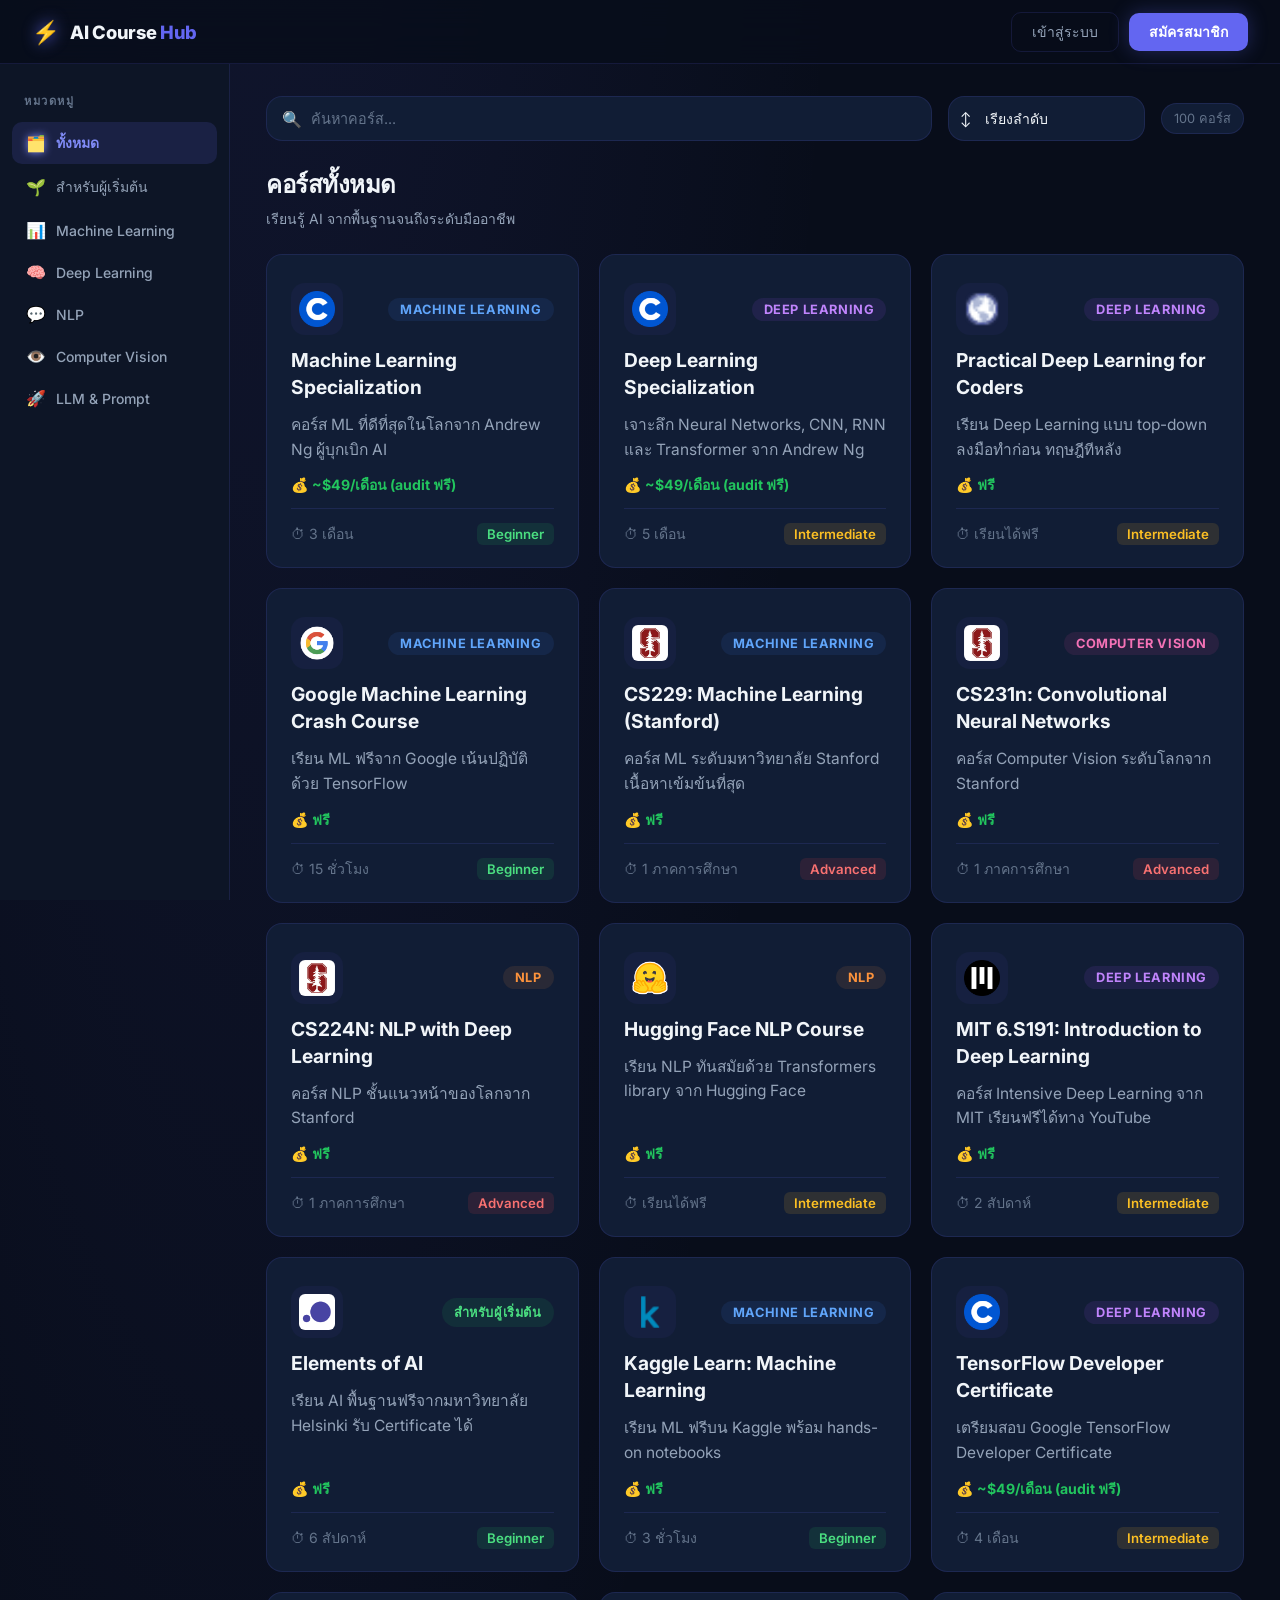
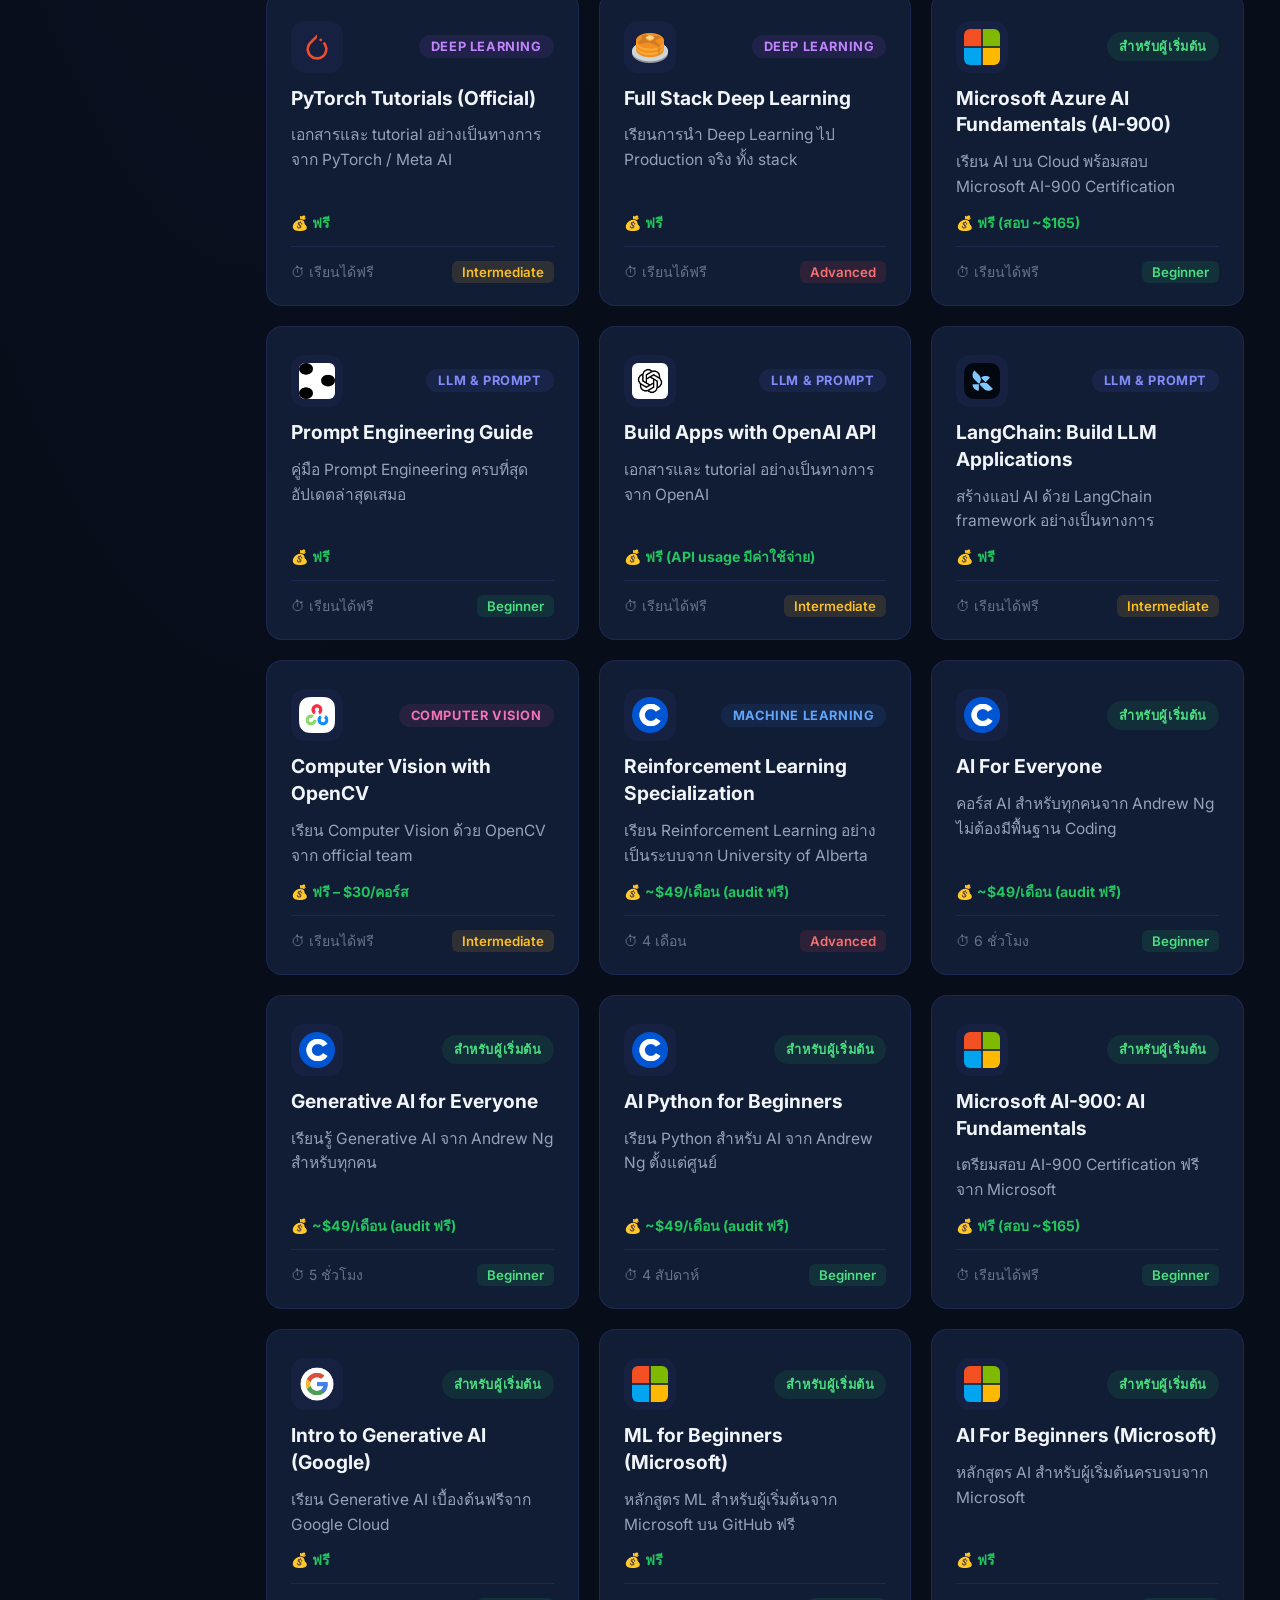
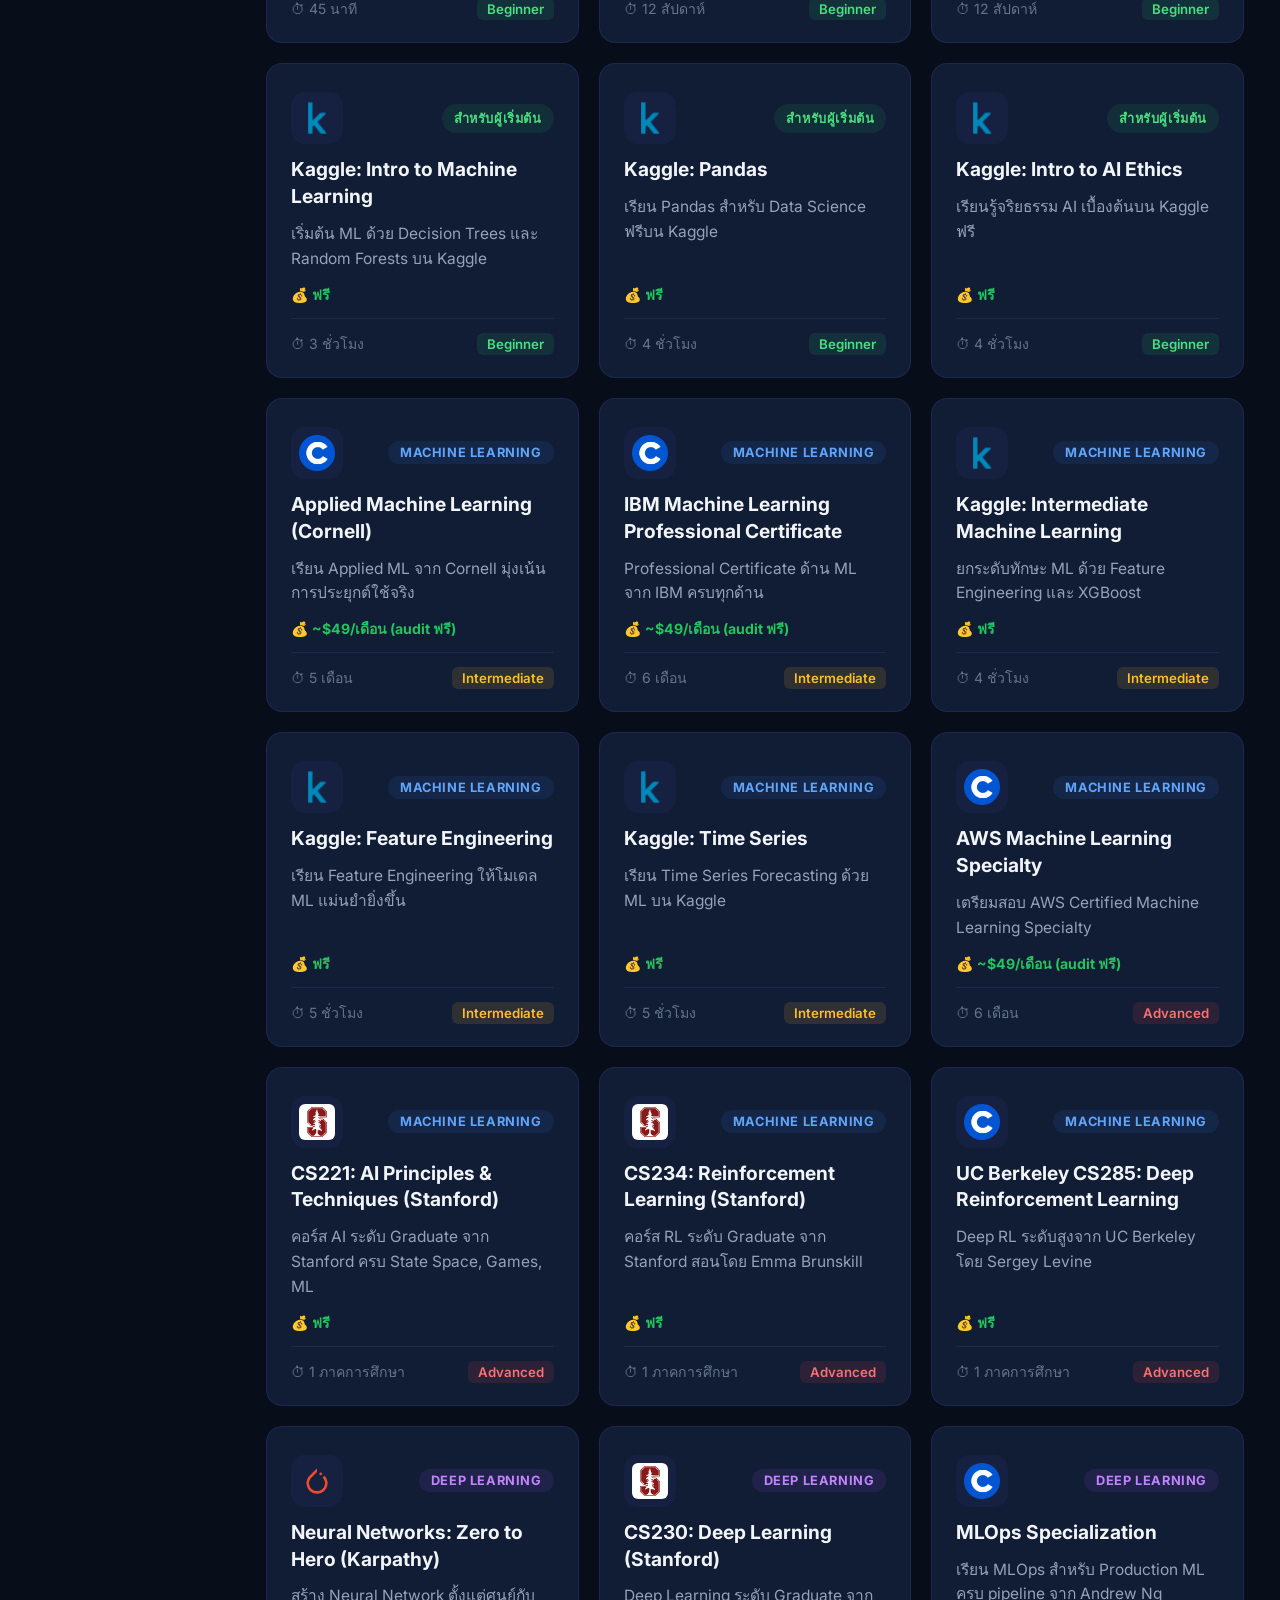
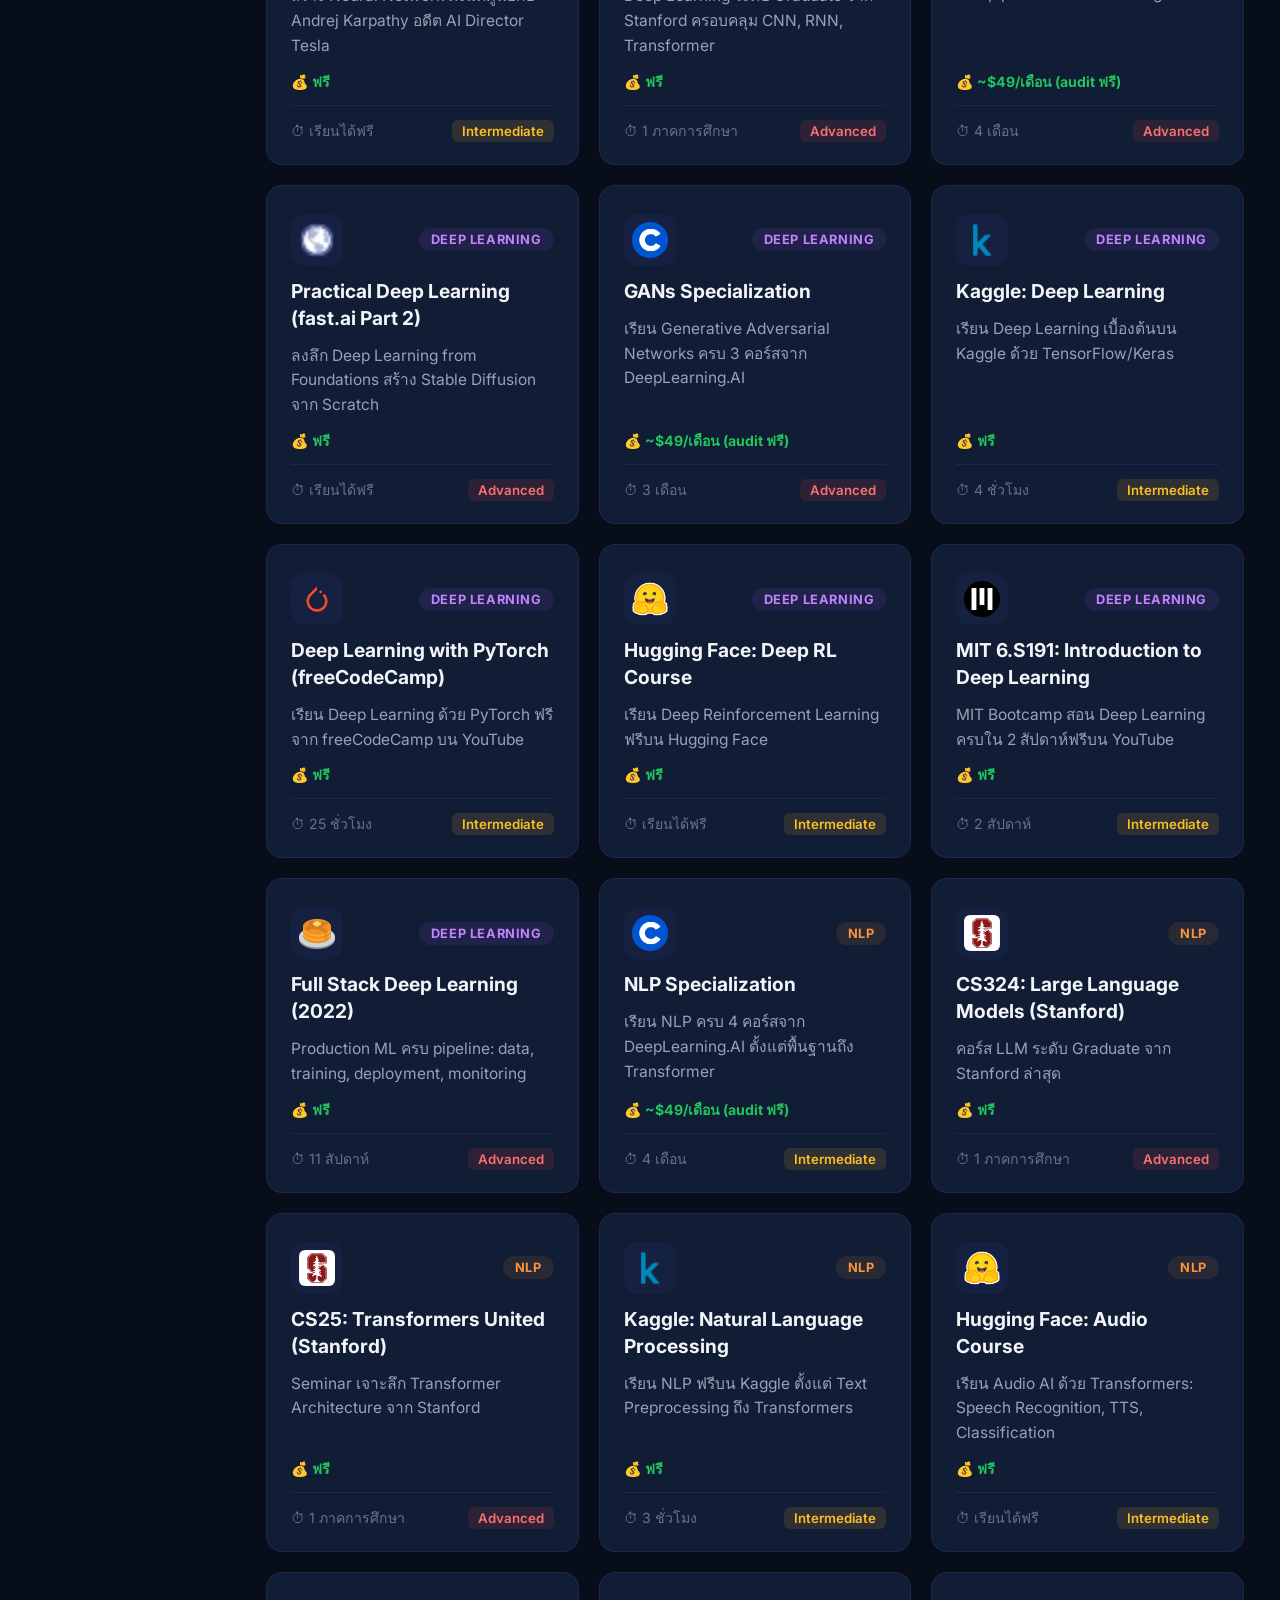
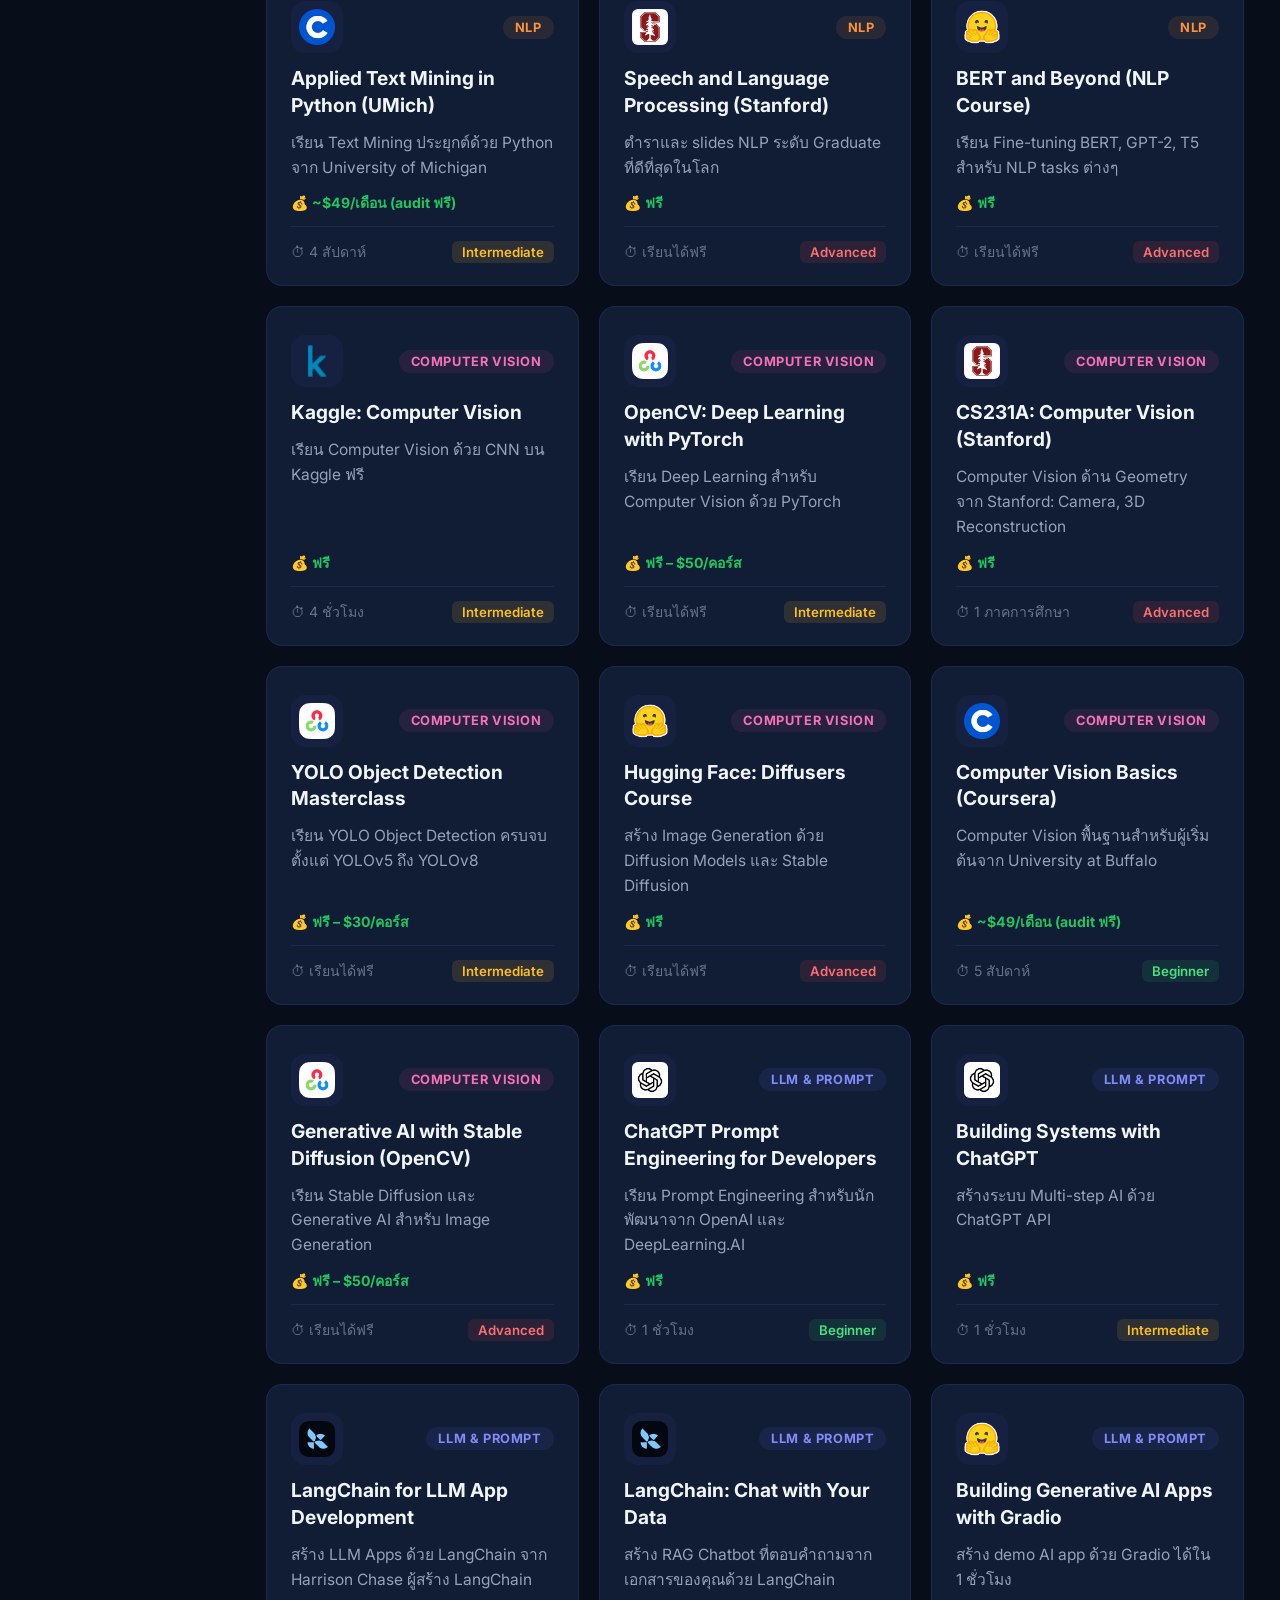
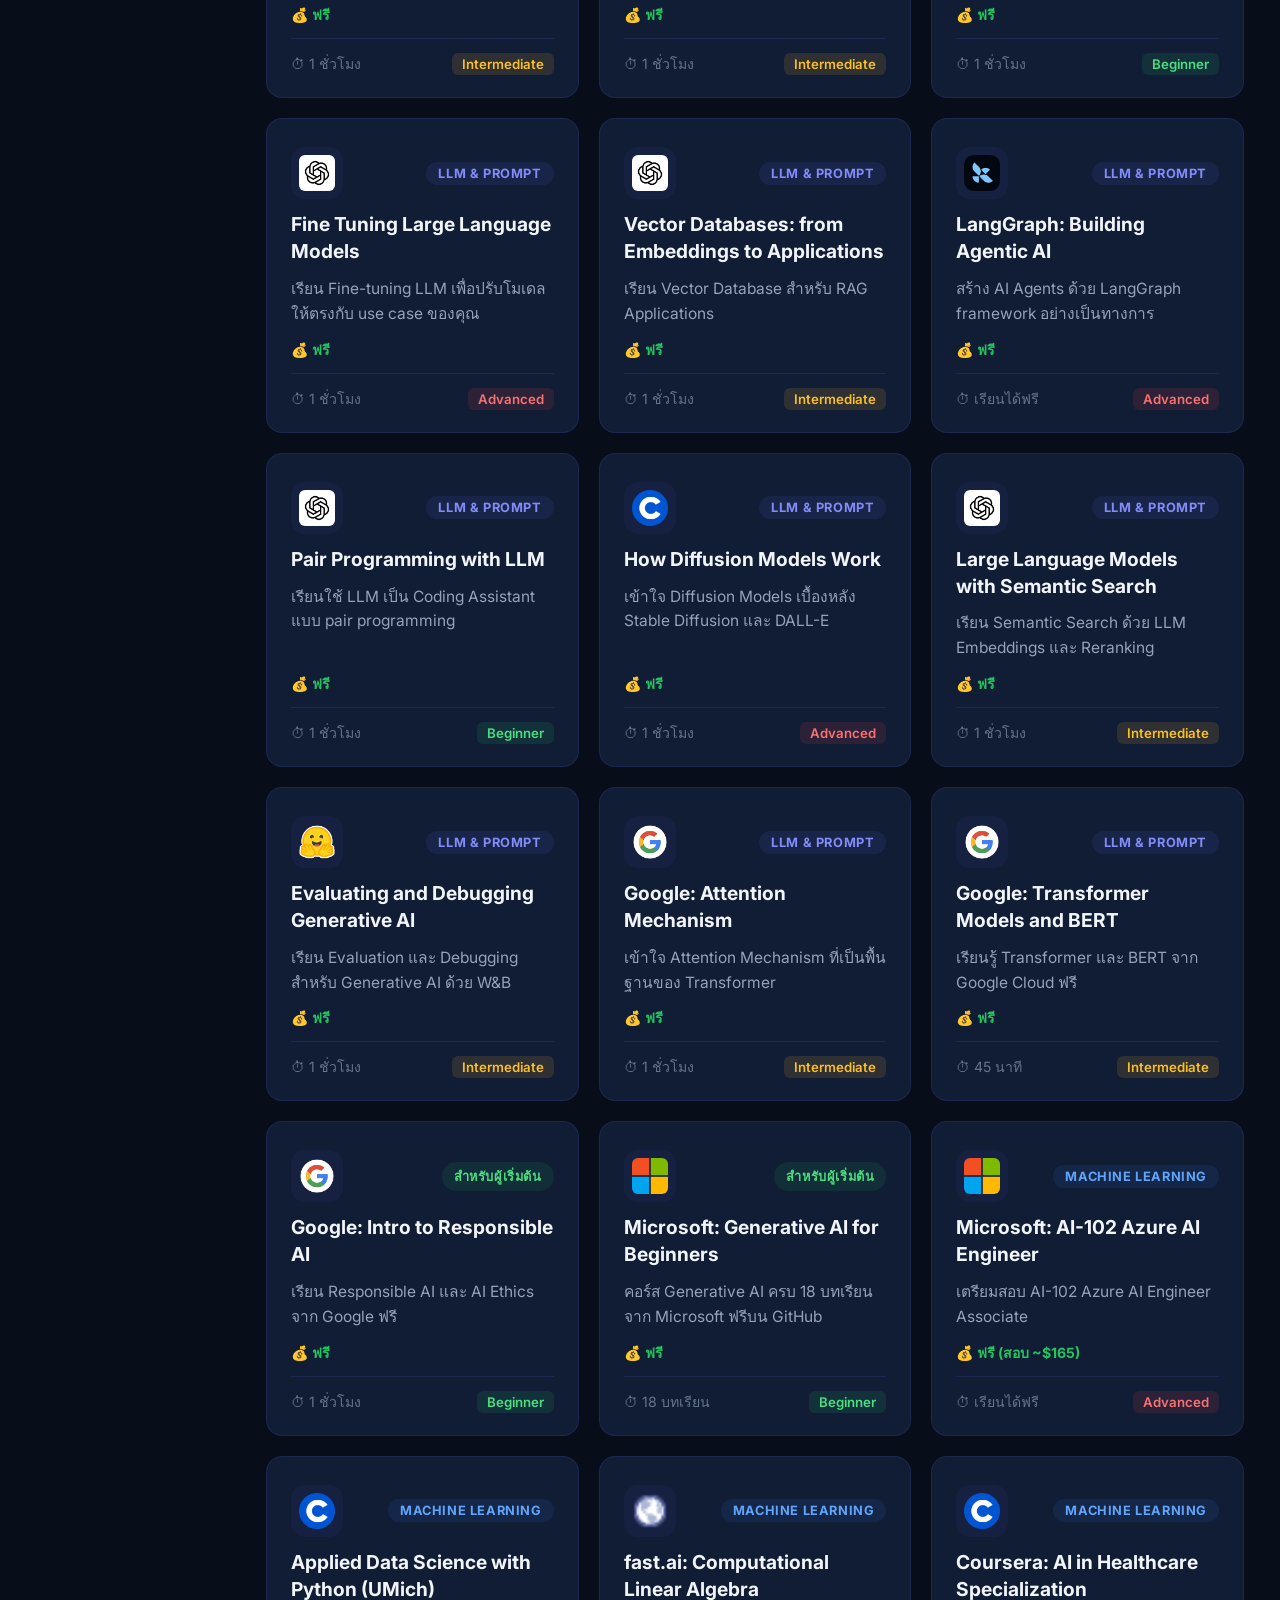
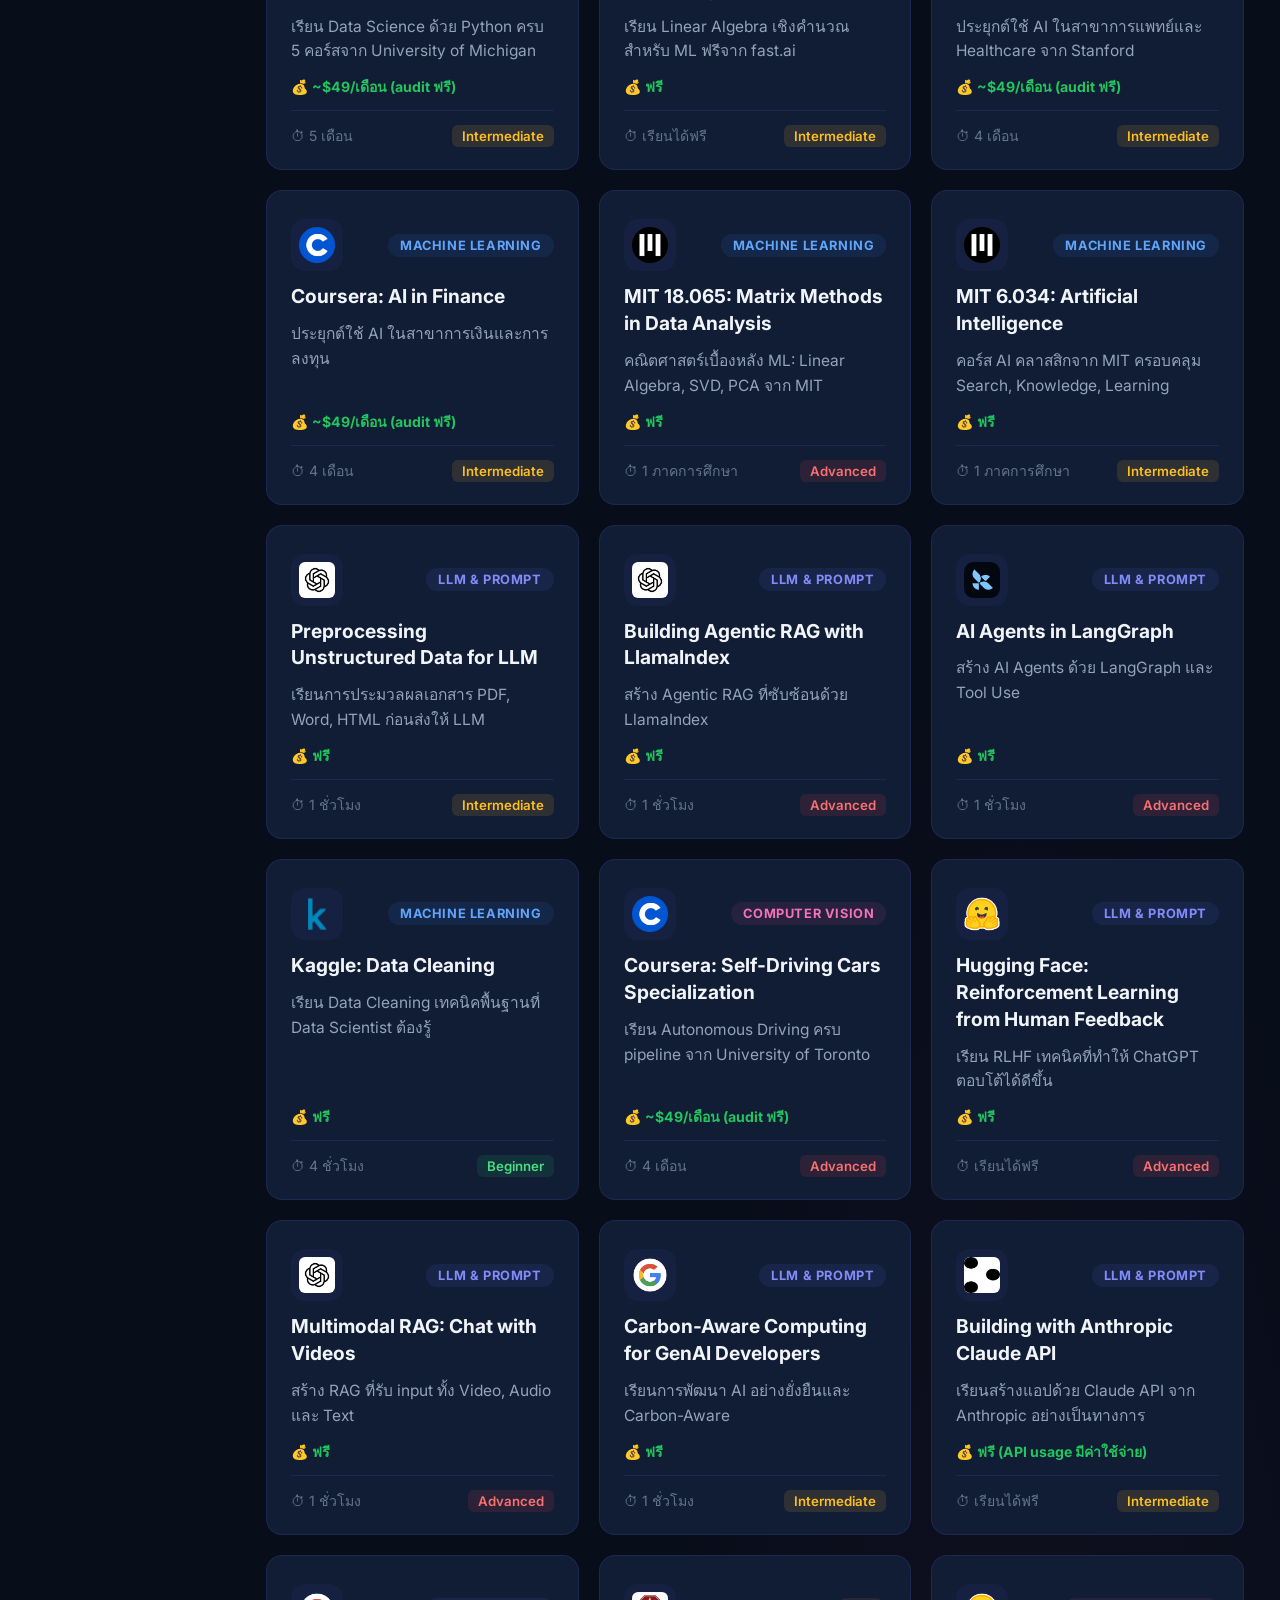
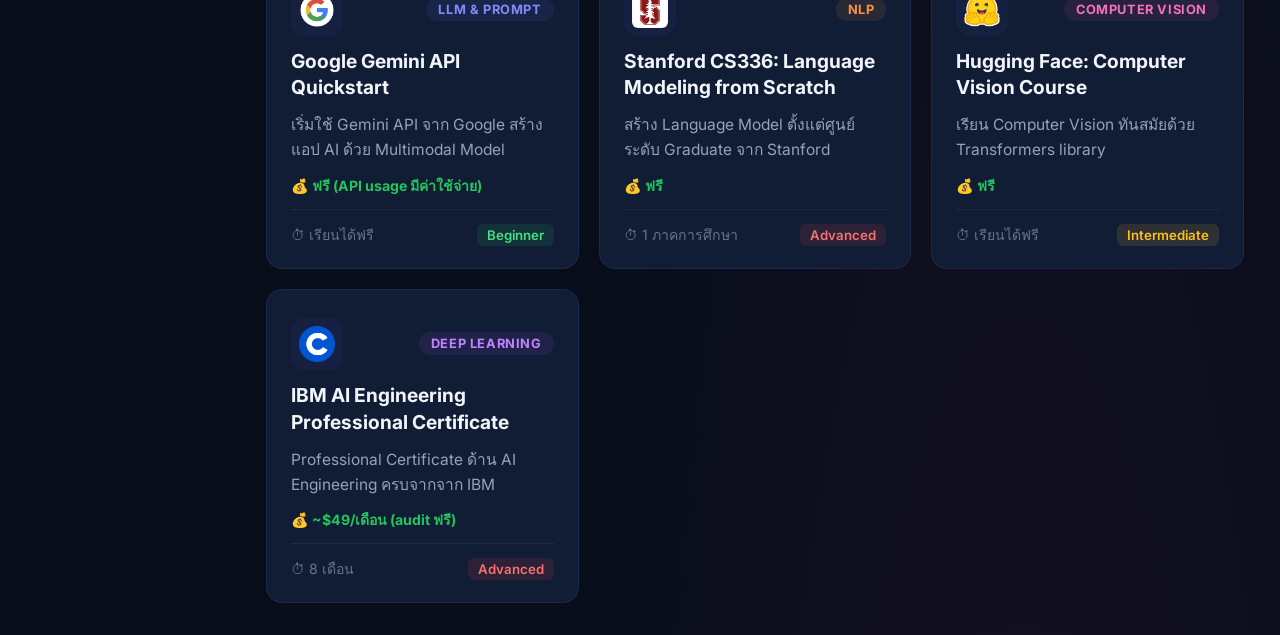
<file: index.html>
<!DOCTYPE html>
<html>
<head>
  <meta charset="UTF-8" />
  <meta http-equiv="refresh" content="0; url=Course/index.html" />
  <script>window.location.replace("Course/index.html");</script>
</head>
<body></body>
</html>
</file>
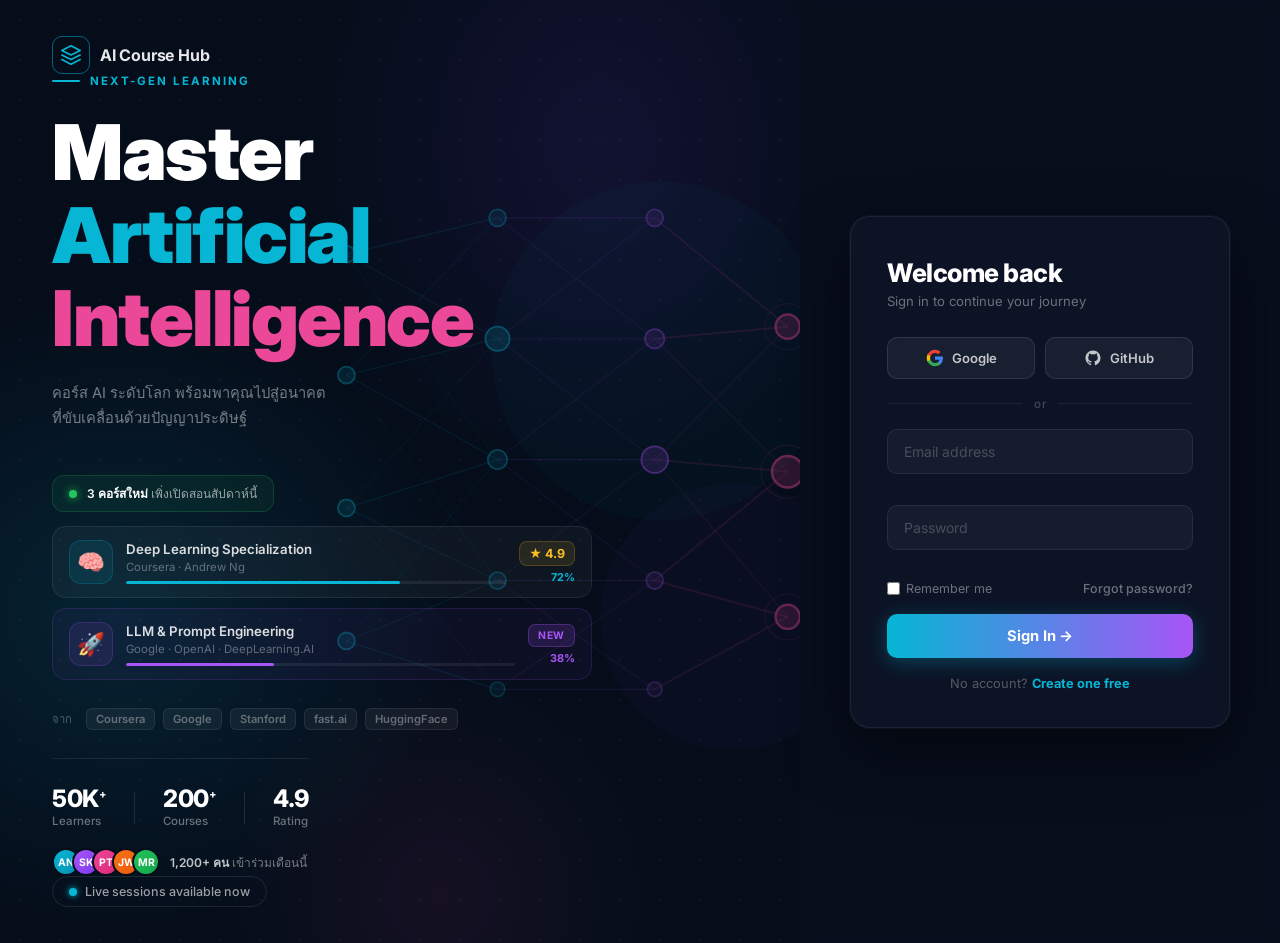
<file: Admin/index.html>
<!DOCTYPE html>
<html lang="th">
<head>
  <meta charset="UTF-8" />
  <meta name="viewport" content="width=device-width, initial-scale=1.0" />
  <title>Admin — AI Course Hub</title>
  <link rel="preconnect" href="https://fonts.googleapis.com" />
  <link rel="preconnect" href="https://fonts.gstatic.com" crossorigin />
  <link href="https://fonts.googleapis.com/css2?family=Inter:wght@400;500;600;700;800;900&display=swap" rel="stylesheet" />
  <link rel="stylesheet" href="style.css" />
</head>
<body>

  <!-- ── Navbar ── -->
  <nav class="navbar">
    <div class="nav-brand">
      <div class="nav-logo">
        <svg viewBox="0 0 24 24" fill="none" stroke="currentColor" stroke-width="1.8" width="18" height="18">
          <path d="M12 2L2 7l10 5 10-5-10-5zM2 17l10 5 10-5M2 12l10 5 10-5" stroke-linecap="round" stroke-linejoin="round"/>
        </svg>
      </div>
      <span class="nav-brand-text">AI Course Hub</span>
      <span class="admin-badge">Admin</span>
    </div>
    <div class="nav-actions">
      <span class="nav-user" id="navUser"></span>
      <a href="../Course/index.html" class="btn-outline" target="_blank">
        <svg viewBox="0 0 24 24" fill="none" stroke="currentColor" stroke-width="2" width="14" height="14">
          <path d="M18 13v6a2 2 0 01-2 2H5a2 2 0 01-2-2V8a2 2 0 012-2h6M15 3h6v6M10 14L21 3" stroke-linecap="round" stroke-linejoin="round"/>
        </svg>
        ดูเว็บไซต์
      </a>
      <button class="btn-ghost" onclick="logout()">
        <svg viewBox="0 0 24 24" fill="none" stroke="currentColor" stroke-width="2" width="14" height="14">
          <path d="M17 16l4-4m0 0l-4-4m4 4H7m6 4v1a3 3 0 01-3 3H6a3 3 0 01-3-3V7a3 3 0 013-3h4a3 3 0 013 3v1" stroke-linecap="round" stroke-linejoin="round"/>
        </svg>
        ออกจากระบบ
      </button>
    </div>
  </nav>

  <div class="layout">

    <!-- ── Sidebar ── -->
    <aside class="sidebar">
      <div class="side-section">
        <div class="side-label">เมนู</div>
        <a href="#" class="side-link active">
          <svg viewBox="0 0 24 24" fill="none" stroke="currentColor" stroke-width="2" width="16" height="16">
            <path d="M12 6.253v13m0-13C10.832 5.477 9.246 5 7.5 5S4.168 5.477 3 6.253v13C4.168 18.477 5.754 18 7.5 18s3.332.477 4.5 1.253m0-13C13.168 5.477 14.754 5 16.5 5c1.747 0 3.332.477 4.5 1.253v13C19.832 18.477 18.247 18 16.5 18c-1.746 0-3.332.477-4.5 1.253" stroke-linecap="round" stroke-linejoin="round"/>
          </svg>
          จัดการคอร์ส
        </a>
      </div>
      <div class="side-section">
        <div class="side-label">ข้อมูล</div>
        <a href="../Login/signin.html" class="side-link">
          <svg viewBox="0 0 24 24" fill="none" stroke="currentColor" stroke-width="2" width="16" height="16">
            <path d="M17 20h5v-2a3 3 0 00-5.356-1.857M17 20H7m10 0v-2c0-.656-.126-1.283-.356-1.857M7 20H2v-2a3 3 0 015.356-1.857M7 20v-2c0-.656.126-1.283.356-1.857m0 0a5.002 5.002 0 019.288 0M15 7a3 3 0 11-6 0 3 3 0 016 0z" stroke-linecap="round" stroke-linejoin="round"/>
          </svg>
          จัดการผู้ใช้
        </a>
      </div>
    </aside>

    <!-- ── Main ── -->
    <main class="main">

      <!-- Stats -->
      <div class="stats-grid">
        <div class="stat-card">
          <div class="stat-icon stat-icon-blue">
            <svg viewBox="0 0 24 24" fill="none" stroke="currentColor" stroke-width="2" width="20" height="20">
              <path d="M12 6.253v13m0-13C10.832 5.477 9.246 5 7.5 5S4.168 5.477 3 6.253v13C4.168 18.477 5.754 18 7.5 18s3.332.477 4.5 1.253m0-13C13.168 5.477 14.754 5 16.5 5c1.747 0 3.332.477 4.5 1.253v13C19.832 18.477 18.247 18 16.5 18c-1.746 0-3.332.477-4.5 1.253" stroke-linecap="round" stroke-linejoin="round"/>
            </svg>
          </div>
          <div>
            <div class="stat-value" id="statTotal">0</div>
            <div class="stat-label">คอร์สทั้งหมด</div>
          </div>
        </div>
        <div class="stat-card">
          <div class="stat-icon stat-icon-green">
            <svg viewBox="0 0 24 24" fill="none" stroke="currentColor" stroke-width="2" width="20" height="20">
              <path d="M9 12l2 2 4-4m6 2a9 9 0 11-18 0 9 9 0 0118 0z" stroke-linecap="round" stroke-linejoin="round"/>
            </svg>
          </div>
          <div>
            <div class="stat-value" id="statFree">0</div>
            <div class="stat-label">คอร์สฟรี</div>
          </div>
        </div>
        <div class="stat-card">
          <div class="stat-icon stat-icon-pink">
            <svg viewBox="0 0 24 24" fill="none" stroke="currentColor" stroke-width="2" width="20" height="20">
              <path d="M12 8c-1.657 0-3 .895-3 2s1.343 2 3 2 3 .895 3 2-1.343 2-3 2m0-8c1.11 0 2.08.402 2.599 1M12 8V7m0 1v8m0 0v1m0-1c-1.11 0-2.08-.402-2.599-1M21 12a9 9 0 11-18 0 9 9 0 0118 0z" stroke-linecap="round" stroke-linejoin="round"/>
            </svg>
          </div>
          <div>
            <div class="stat-value" id="statPaid">0</div>
            <div class="stat-label">คอร์สเสียเงิน</div>
          </div>
        </div>
        <div class="stat-card">
          <div class="stat-icon stat-icon-purple">
            <svg viewBox="0 0 24 24" fill="none" stroke="currentColor" stroke-width="2" width="20" height="20">
              <path d="M7 7h.01M7 3h5c.512 0 1.024.195 1.414.586l7 7a2 2 0 010 2.828l-7 7a2 2 0 01-2.828 0l-7-7A2 2 0 013 12V7a4 4 0 014-4z" stroke-linecap="round" stroke-linejoin="round"/>
            </svg>
          </div>
          <div>
            <div class="stat-value" id="statCats">0</div>
            <div class="stat-label">หมวดหมู่</div>
          </div>
        </div>
      </div>

      <!-- Section header -->
      <div class="section-header">
        <div>
          <h2 class="section-title">จัดการคอร์ส</h2>
          <p class="section-sub">เพิ่ม แก้ไข หรือลบคอร์สที่แสดงบนหน้าหลัก</p>
        </div>
        <div class="header-actions">
          <button class="btn-outline" onclick="resetToDefault()">
            <svg viewBox="0 0 24 24" fill="none" stroke="currentColor" stroke-width="2" width="14" height="14">
              <path d="M4 4v5h.582m15.356 2A8.001 8.001 0 004.582 9m0 0H9m11 11v-5h-.581m0 0a8.003 8.003 0 01-15.357-2m15.357 2H15" stroke-linecap="round" stroke-linejoin="round"/>
            </svg>
            รีเซ็ต
          </button>
          <button class="btn-primary" onclick="openAddModal()">
            <svg viewBox="0 0 24 24" fill="none" stroke="currentColor" stroke-width="2.5" width="14" height="14">
              <path d="M12 4v16m8-8H4" stroke-linecap="round" stroke-linejoin="round"/>
            </svg>
            เพิ่มคอร์ส
          </button>
        </div>
      </div>

      <!-- Table controls -->
      <div class="table-controls">
        <div class="search-wrap">
          <svg class="search-icon" viewBox="0 0 24 24" fill="none" stroke="currentColor" stroke-width="2" width="16" height="16">
            <path d="M21 21l-6-6m2-5a7 7 0 11-14 0 7 7 0 0114 0z" stroke-linecap="round" stroke-linejoin="round"/>
          </svg>
          <input type="text" id="searchInput" class="search-input" placeholder="ค้นหาชื่อคอร์สหรือผู้ให้บริการ…" oninput="renderTable()" />
        </div>
        <select id="filterCat" class="filter-select" onchange="renderTable()">
          <option value="">ทุกหมวดหมู่</option>
          <option value="beginner">ผู้เริ่มต้น</option>
          <option value="machine-learning">Machine Learning</option>
          <option value="deep-learning">Deep Learning</option>
          <option value="nlp">NLP</option>
          <option value="computer-vision">Computer Vision</option>
          <option value="llm">LLM & Prompt</option>
        </select>
        <span class="result-count" id="resultCount"></span>
      </div>

      <!-- Table -->
      <div class="table-wrap">
        <table class="course-table">
          <thead>
            <tr>
              <th class="col-logo">โลโก้</th>
              <th>ชื่อคอร์ส</th>
              <th>ผู้ให้บริการ</th>
              <th>หมวดหมู่</th>
              <th>ระดับ</th>
              <th>ราคา</th>
              <th class="col-actions">จัดการ</th>
            </tr>
          </thead>
          <tbody id="courseTableBody"></tbody>
        </table>
      </div>

    </main>
  </div>

  <!-- ── Add / Edit Modal ── -->
  <div class="modal-overlay" id="modalOverlay" onclick="closeModalOutside(event)">
    <div class="modal-box">
      <div class="modal-header">
        <h3 id="modalTitle">เพิ่มคอร์สใหม่</h3>
        <button class="modal-close" onclick="closeModal()">
          <svg viewBox="0 0 24 24" fill="none" stroke="currentColor" stroke-width="2.5" width="16" height="16">
            <path d="M6 18L18 6M6 6l12 12" stroke-linecap="round" stroke-linejoin="round"/>
          </svg>
        </button>
      </div>
      <div class="modal-body">
        <form id="courseForm" onsubmit="saveCourse(event)">
          <input type="hidden" id="editId" />

          <div class="form-row">
            <div class="form-group full">
              <label>ชื่อคอร์ส <span class="req">*</span></label>
              <input type="text" id="fTitle" required placeholder="เช่น Machine Learning Crash Course" />
            </div>
          </div>

          <div class="form-row">
            <div class="form-group">
              <label>ผู้ให้บริการ <span class="req">*</span></label>
              <input type="text" id="fProvider" required placeholder="เช่น Google" />
            </div>
            <div class="form-group">
              <label>ราคา</label>
              <input type="text" id="fPrice" placeholder="ฟรี / $49 / ฿990" />
            </div>
          </div>

          <div class="form-row">
            <div class="form-group full">
              <label>URL คอร์ส <span class="req">*</span></label>
              <div class="url-row">
                <input type="url" id="fUrl" required placeholder="https://example.com/course" onblur="fetchLogo()" />
                <button type="button" class="btn-fetch" onclick="fetchLogo()">ดึงโลโก้</button>
              </div>
            </div>
          </div>

          <div class="form-row logo-row">
            <div class="form-group">
              <label>โลโก้ (URL รูปภาพ)</label>
              <input type="text" id="fLogo" placeholder="จะดึงอัตโนมัติจาก URL ด้านบน" oninput="previewLogo()" />
              <div class="logo-hint">ระบบจะดึง favicon จากเว็บไซต์อัตโนมัติ</div>
            </div>
            <div class="logo-preview-box">
              <img id="logoPreview" src="" alt="preview" onerror="this.style.opacity=0" onload="this.style.opacity=1" />
              <span class="logo-preview-label">ตัวอย่าง</span>
            </div>
          </div>

          <div class="form-row">
            <div class="form-group">
              <label>หมวดหมู่</label>
              <select id="fCategory">
                <option value="beginner">ผู้เริ่มต้น</option>
                <option value="machine-learning">Machine Learning</option>
                <option value="deep-learning">Deep Learning</option>
                <option value="nlp">NLP</option>
                <option value="computer-vision">Computer Vision</option>
                <option value="llm">LLM & Prompt</option>
              </select>
            </div>
            <div class="form-group">
              <label>ระดับ</label>
              <select id="fLevel">
                <option value="Beginner">Beginner</option>
                <option value="Intermediate">Intermediate</option>
                <option value="Advanced">Advanced</option>
              </select>
            </div>
            <div class="form-group">
              <label>ระยะเวลา</label>
              <input type="text" id="fDuration" placeholder="เช่น 10 ชั่วโมง" />
            </div>
          </div>

          <div class="form-row">
            <div class="form-group full">
              <label>คำอธิบายสั้น</label>
              <textarea id="fDesc" rows="2" placeholder="สรุปสั้นๆ ว่าคอร์สนี้สอนอะไร"></textarea>
            </div>
          </div>

          <div class="form-row">
            <div class="form-group full">
              <label>รายละเอียดเต็ม</label>
              <textarea id="fDetail" rows="3" placeholder="อธิบายเนื้อหาโดยละเอียด"></textarea>
            </div>
          </div>

          <div class="modal-footer">
            <button type="button" class="btn-outline" onclick="closeModal()">ยกเลิก</button>
            <button type="submit" class="btn-primary">
              <svg viewBox="0 0 24 24" fill="none" stroke="currentColor" stroke-width="2" width="14" height="14">
                <path d="M8 7H5a2 2 0 00-2 2v9a2 2 0 002 2h14a2 2 0 002-2V9a2 2 0 00-2-2h-3m-1 4l-3 3m0 0l-3-3m3 3V4" stroke-linecap="round" stroke-linejoin="round"/>
              </svg>
              บันทึก
            </button>
          </div>
        </form>
      </div>
    </div>
  </div>

  <!-- ── Delete Confirm Modal ── -->
  <div class="modal-overlay" id="deleteOverlay" onclick="closeDeleteOutside(event)">
    <div class="modal-box modal-sm">
      <div class="modal-header">
        <h3>ยืนยันการลบ</h3>
        <button class="modal-close" onclick="closeDelete()">
          <svg viewBox="0 0 24 24" fill="none" stroke="currentColor" stroke-width="2.5" width="16" height="16">
            <path d="M6 18L18 6M6 6l12 12" stroke-linecap="round" stroke-linejoin="round"/>
          </svg>
        </button>
      </div>
      <div class="modal-body">
        <div class="delete-icon">
          <svg viewBox="0 0 24 24" fill="none" stroke="currentColor" stroke-width="1.5" width="32" height="32">
            <path d="M19 7l-.867 12.142A2 2 0 0116.138 21H7.862a2 2 0 01-1.995-1.858L5 7m5 4v6m4-6v6m1-10V4a1 1 0 00-1-1h-4a1 1 0 00-1 1v3M4 7h16" stroke-linecap="round" stroke-linejoin="round"/>
          </svg>
        </div>
        <p class="delete-text">คุณต้องการลบคอร์ส</p>
        <p class="delete-name">"<span id="deleteName"></span>"</p>
        <p class="delete-warn">การกระทำนี้ไม่สามารถยกเลิกได้</p>
      </div>
      <div class="modal-footer">
        <button class="btn-outline" onclick="closeDelete()">ยกเลิก</button>
        <button class="btn-danger" onclick="confirmDelete()">
          <svg viewBox="0 0 24 24" fill="none" stroke="currentColor" stroke-width="2" width="14" height="14">
            <path d="M19 7l-.867 12.142A2 2 0 0116.138 21H7.862a2 2 0 01-1.995-1.858L5 7m5 4v6m4-6v6m1-10V4a1 1 0 00-1-1h-4a1 1 0 00-1 1v3M4 7h16" stroke-linecap="round" stroke-linejoin="round"/>
          </svg>
          ลบคอร์ส
        </button>
      </div>
    </div>
  </div>

  <script src="../courses-data.js"></script>
  <script src="script.js"></script>
</body>
</html>
</file>
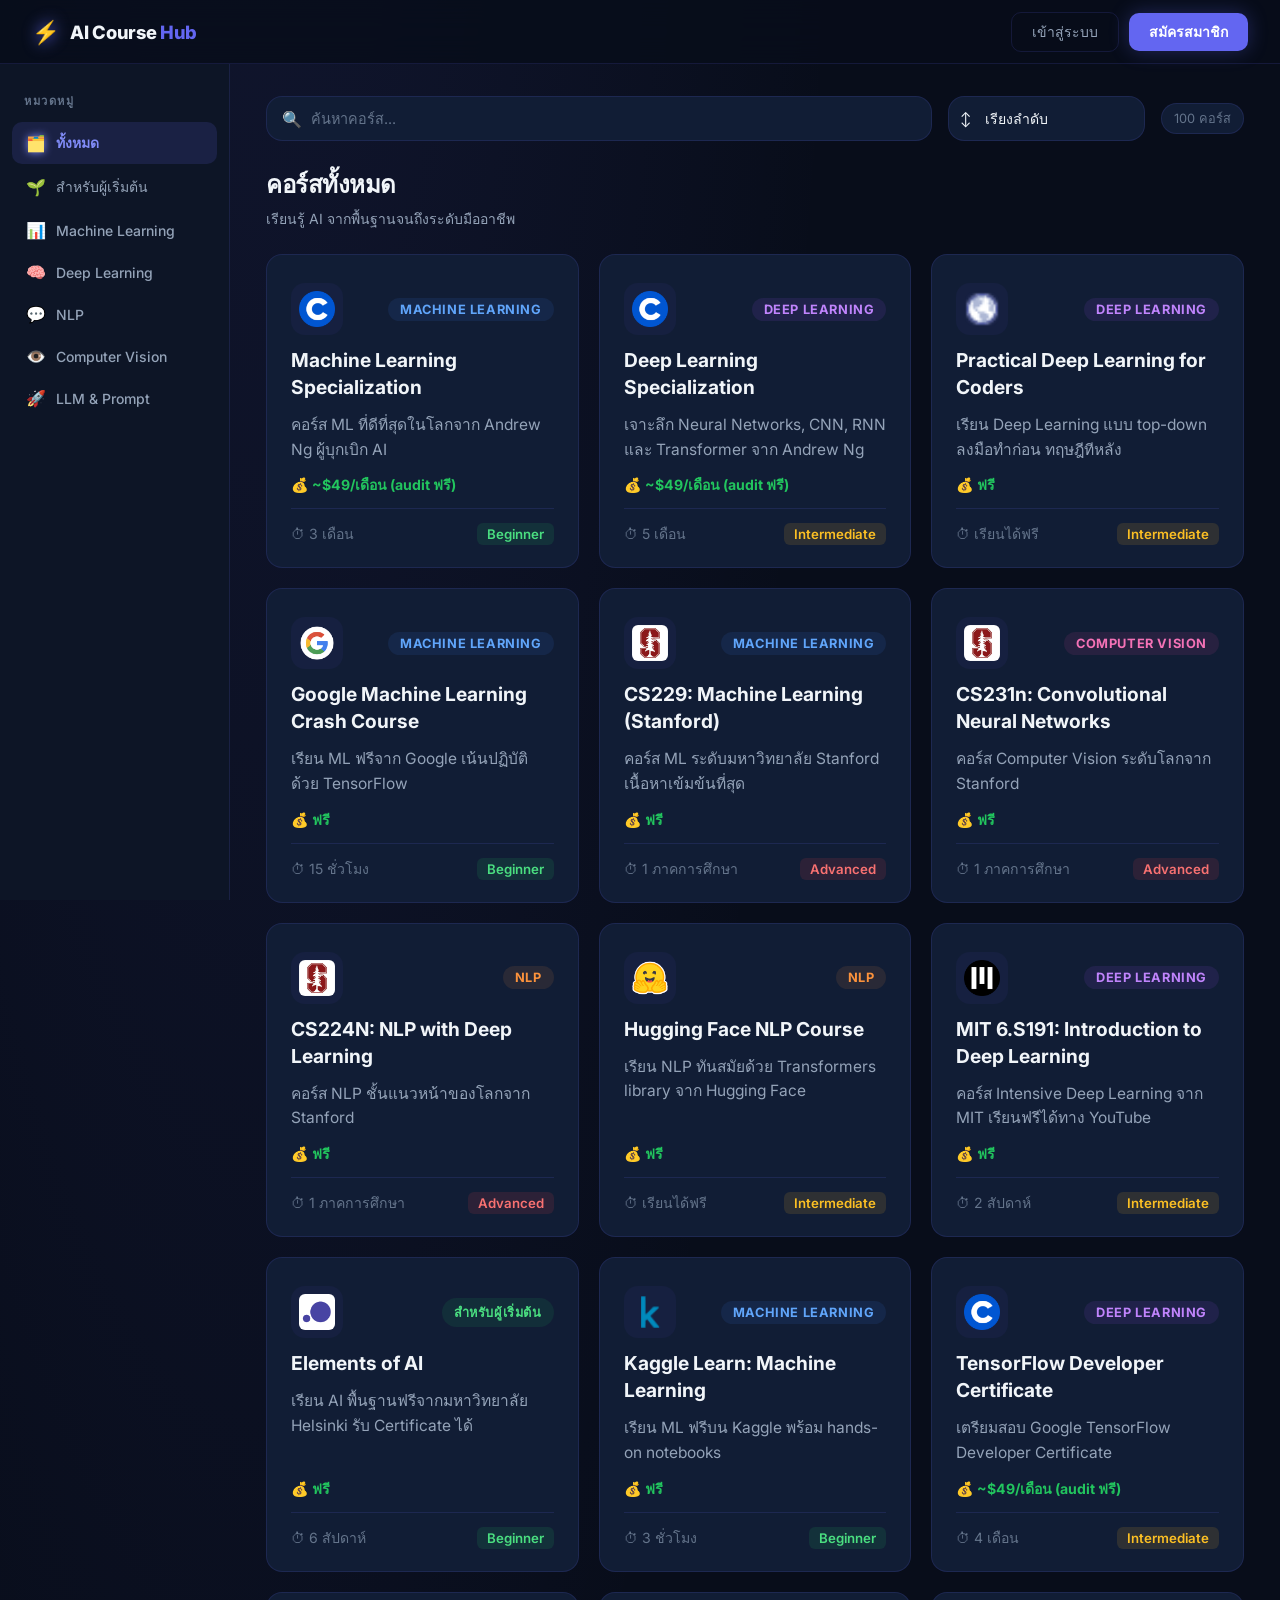
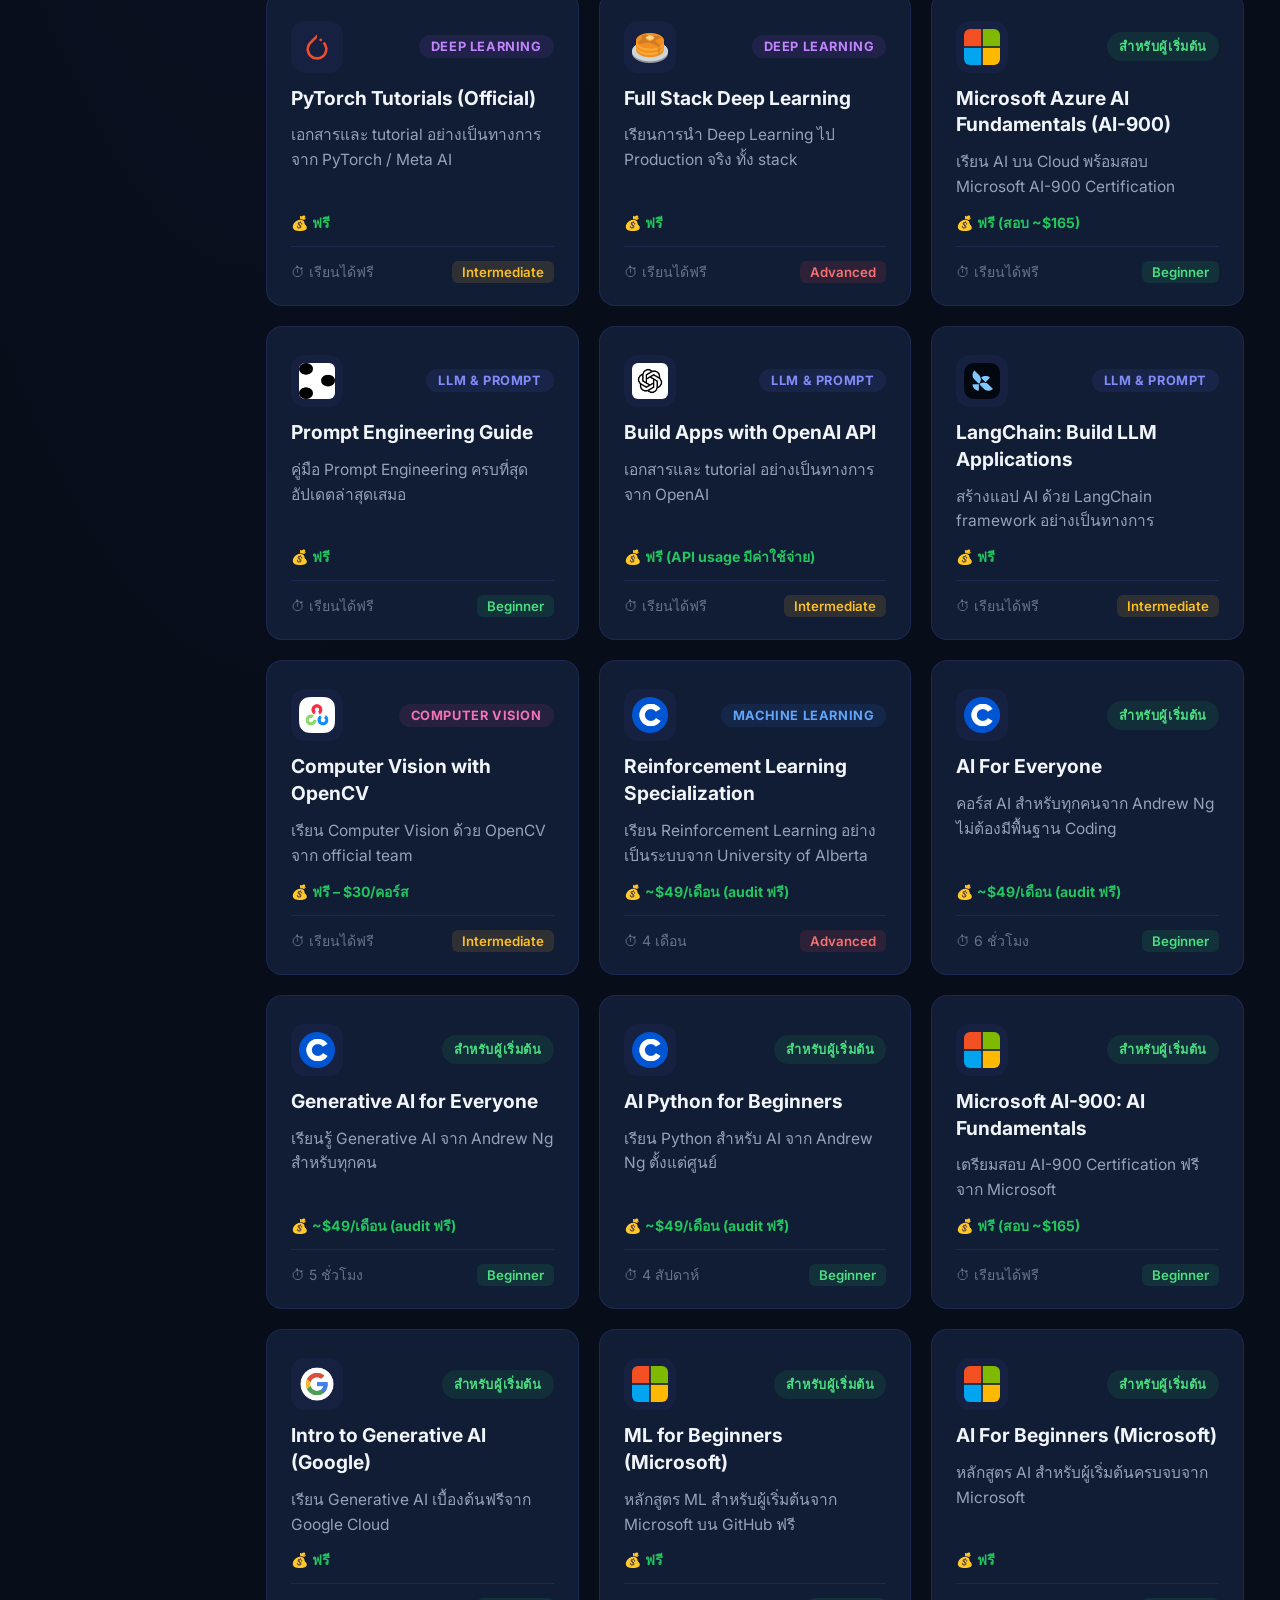
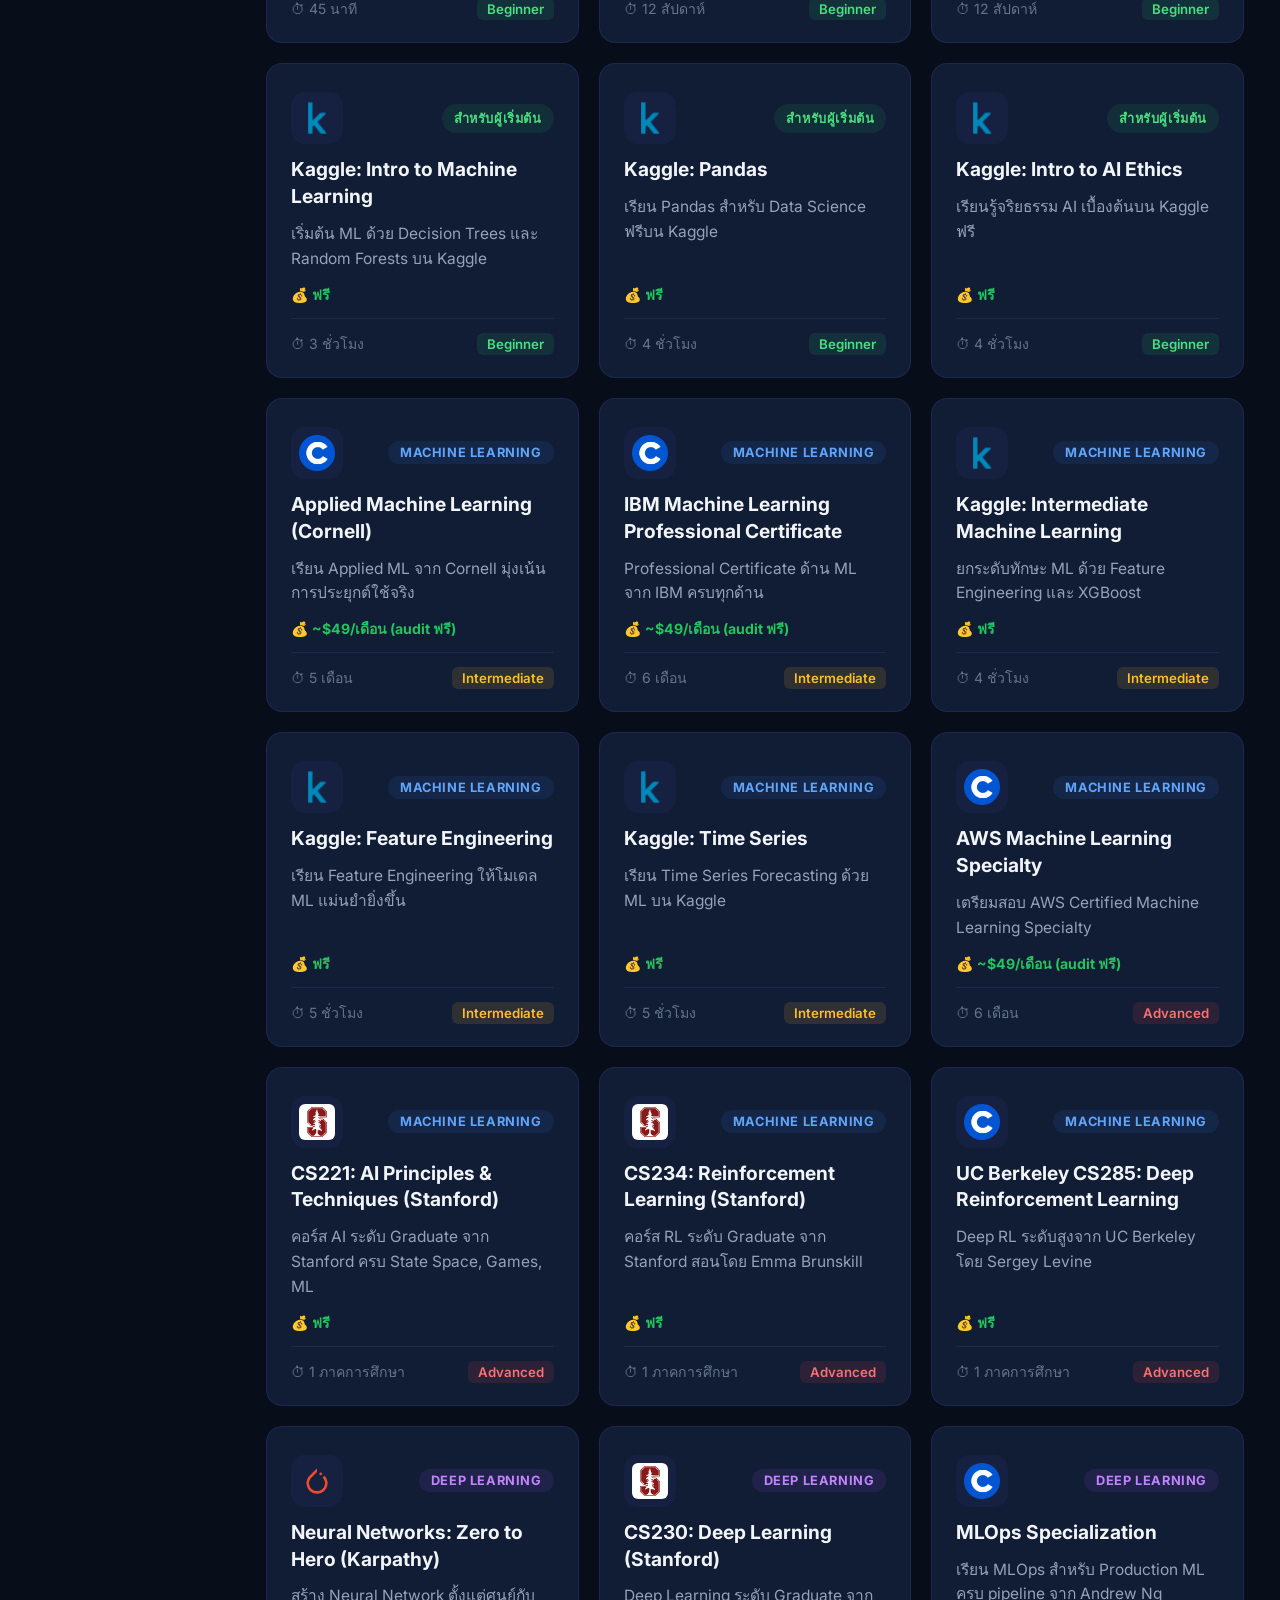
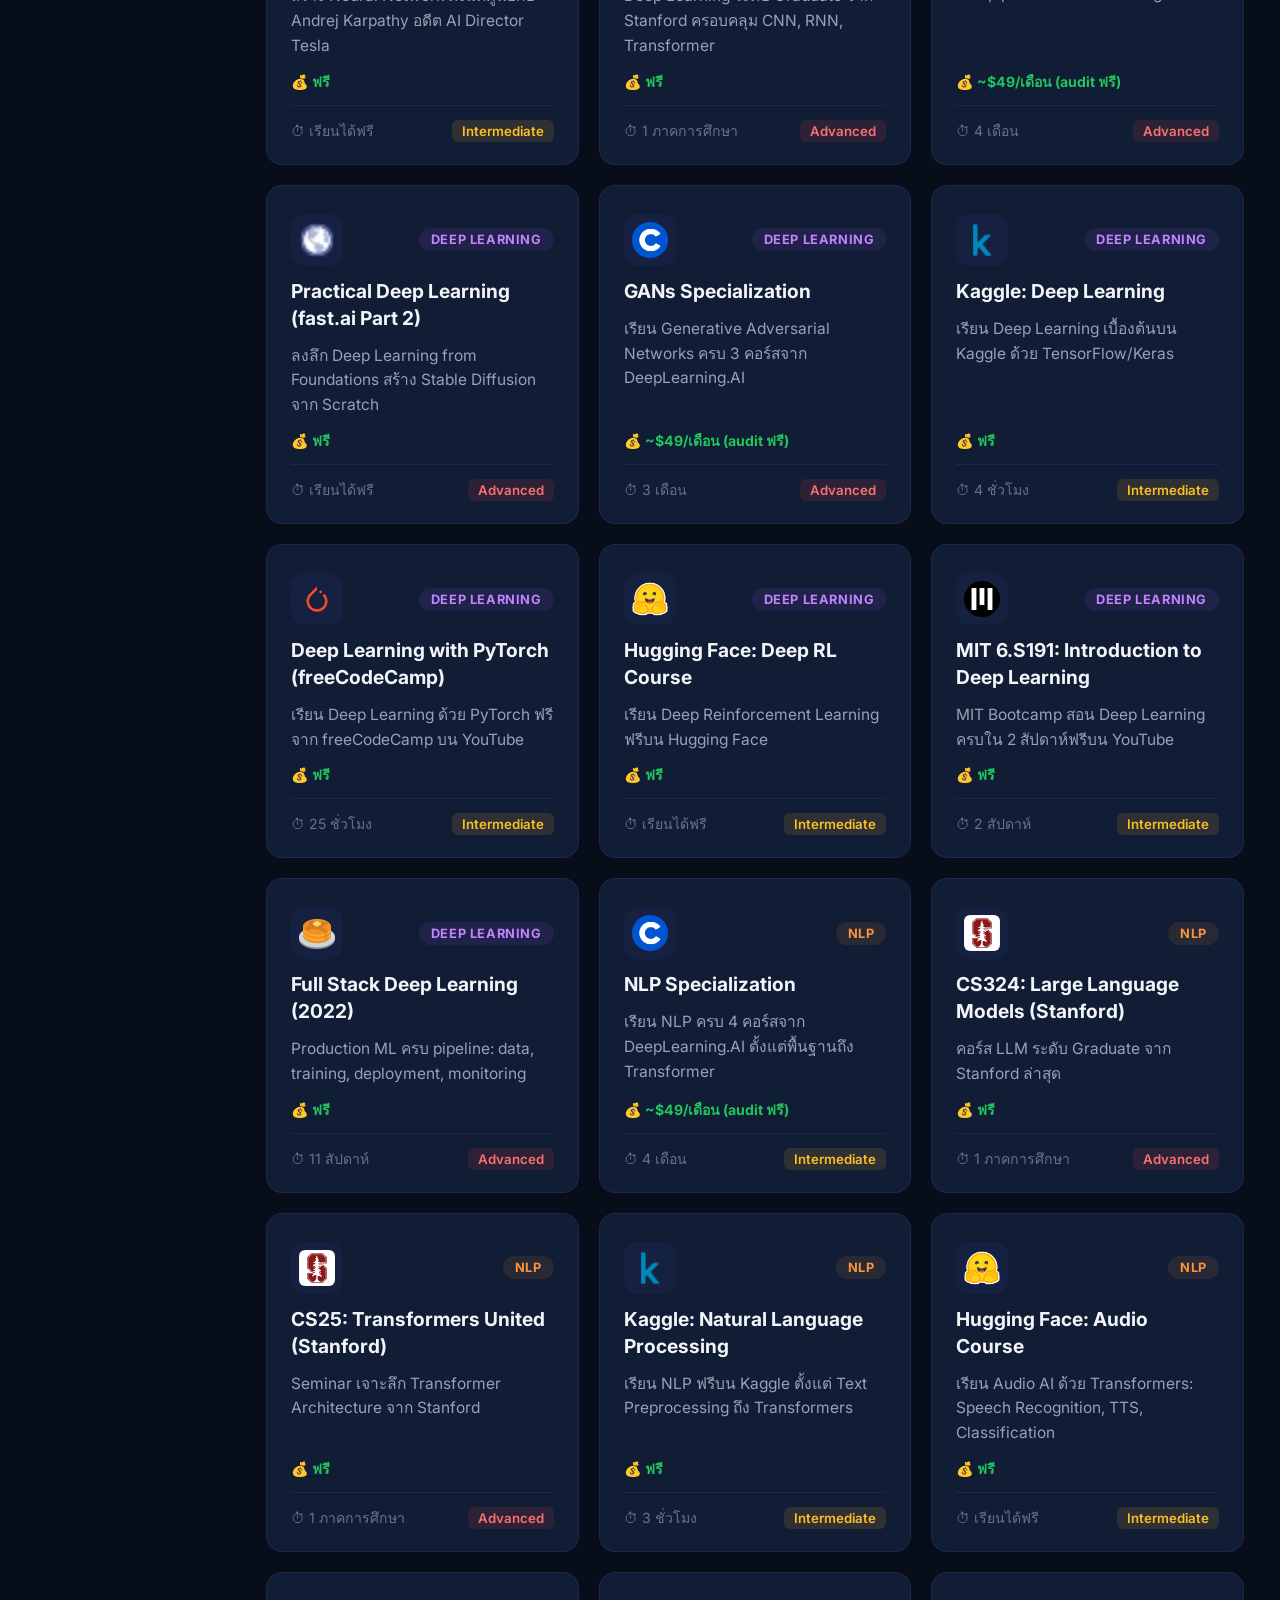
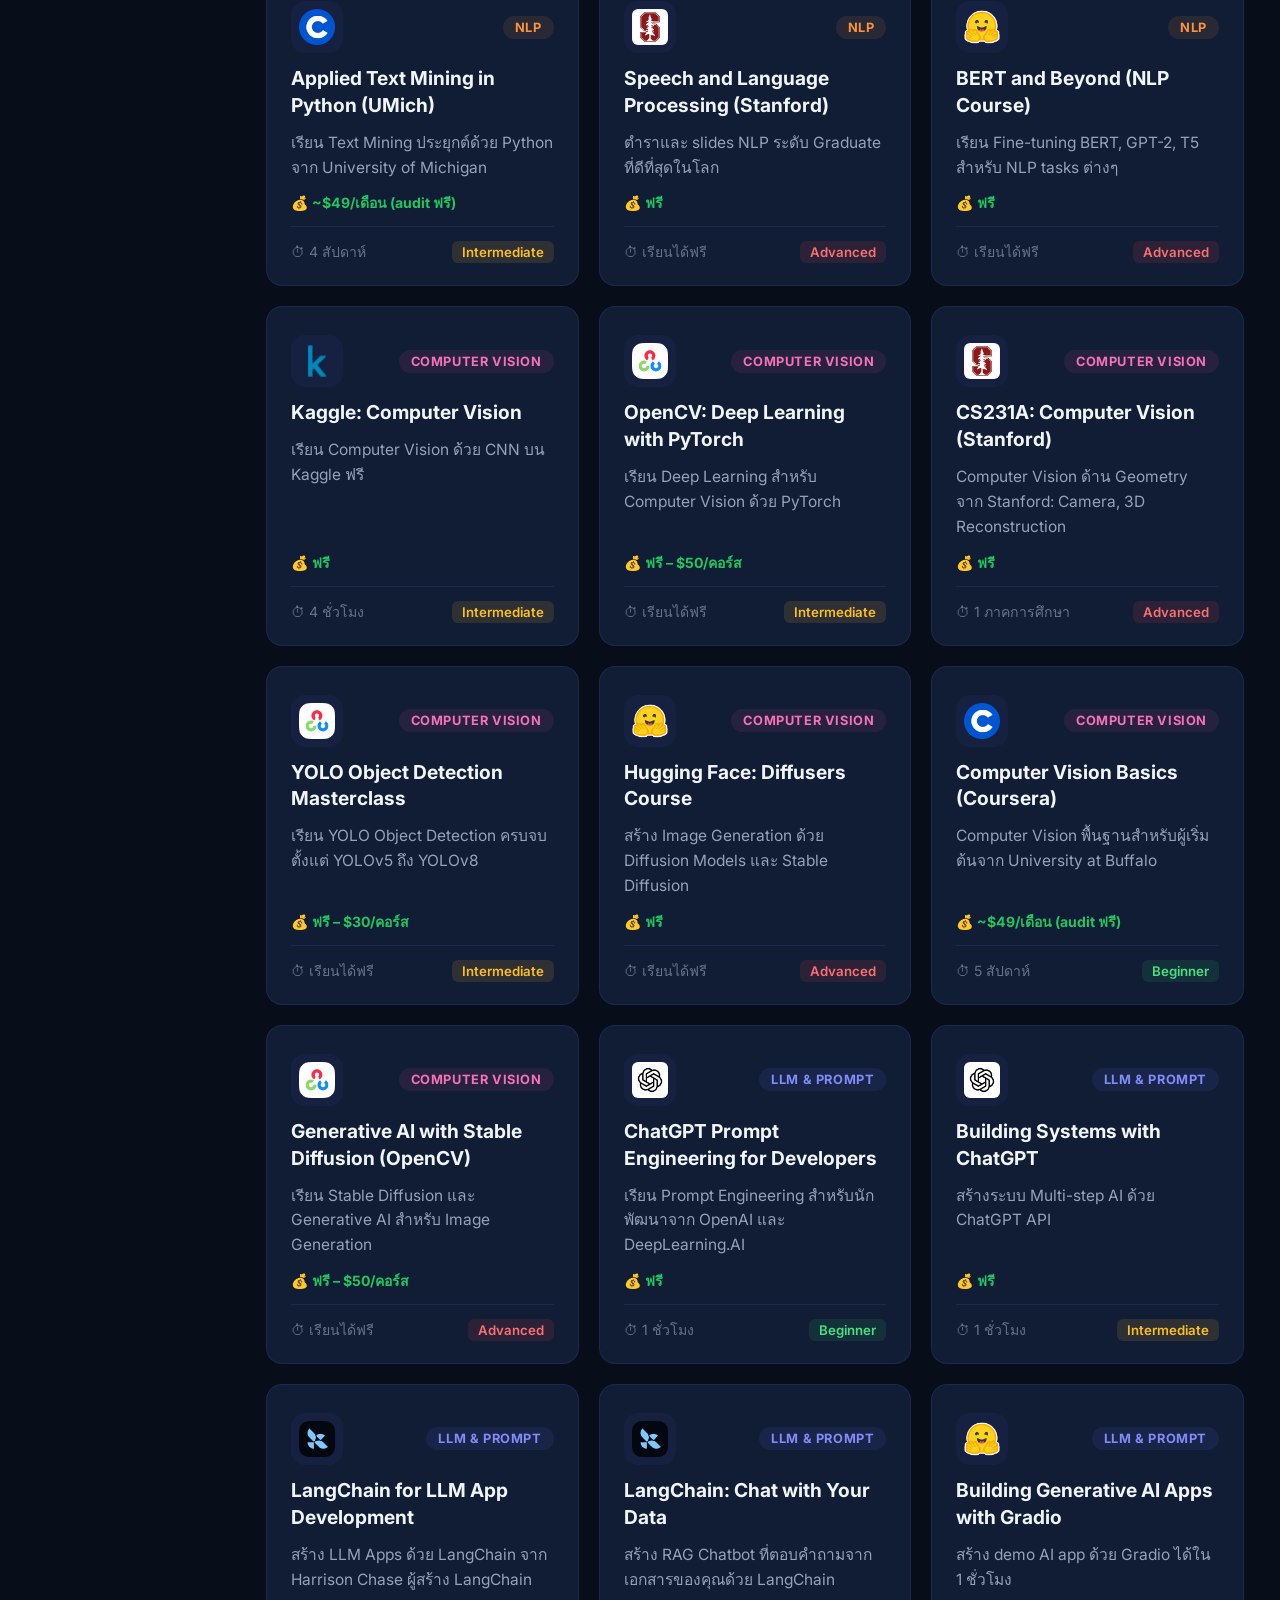
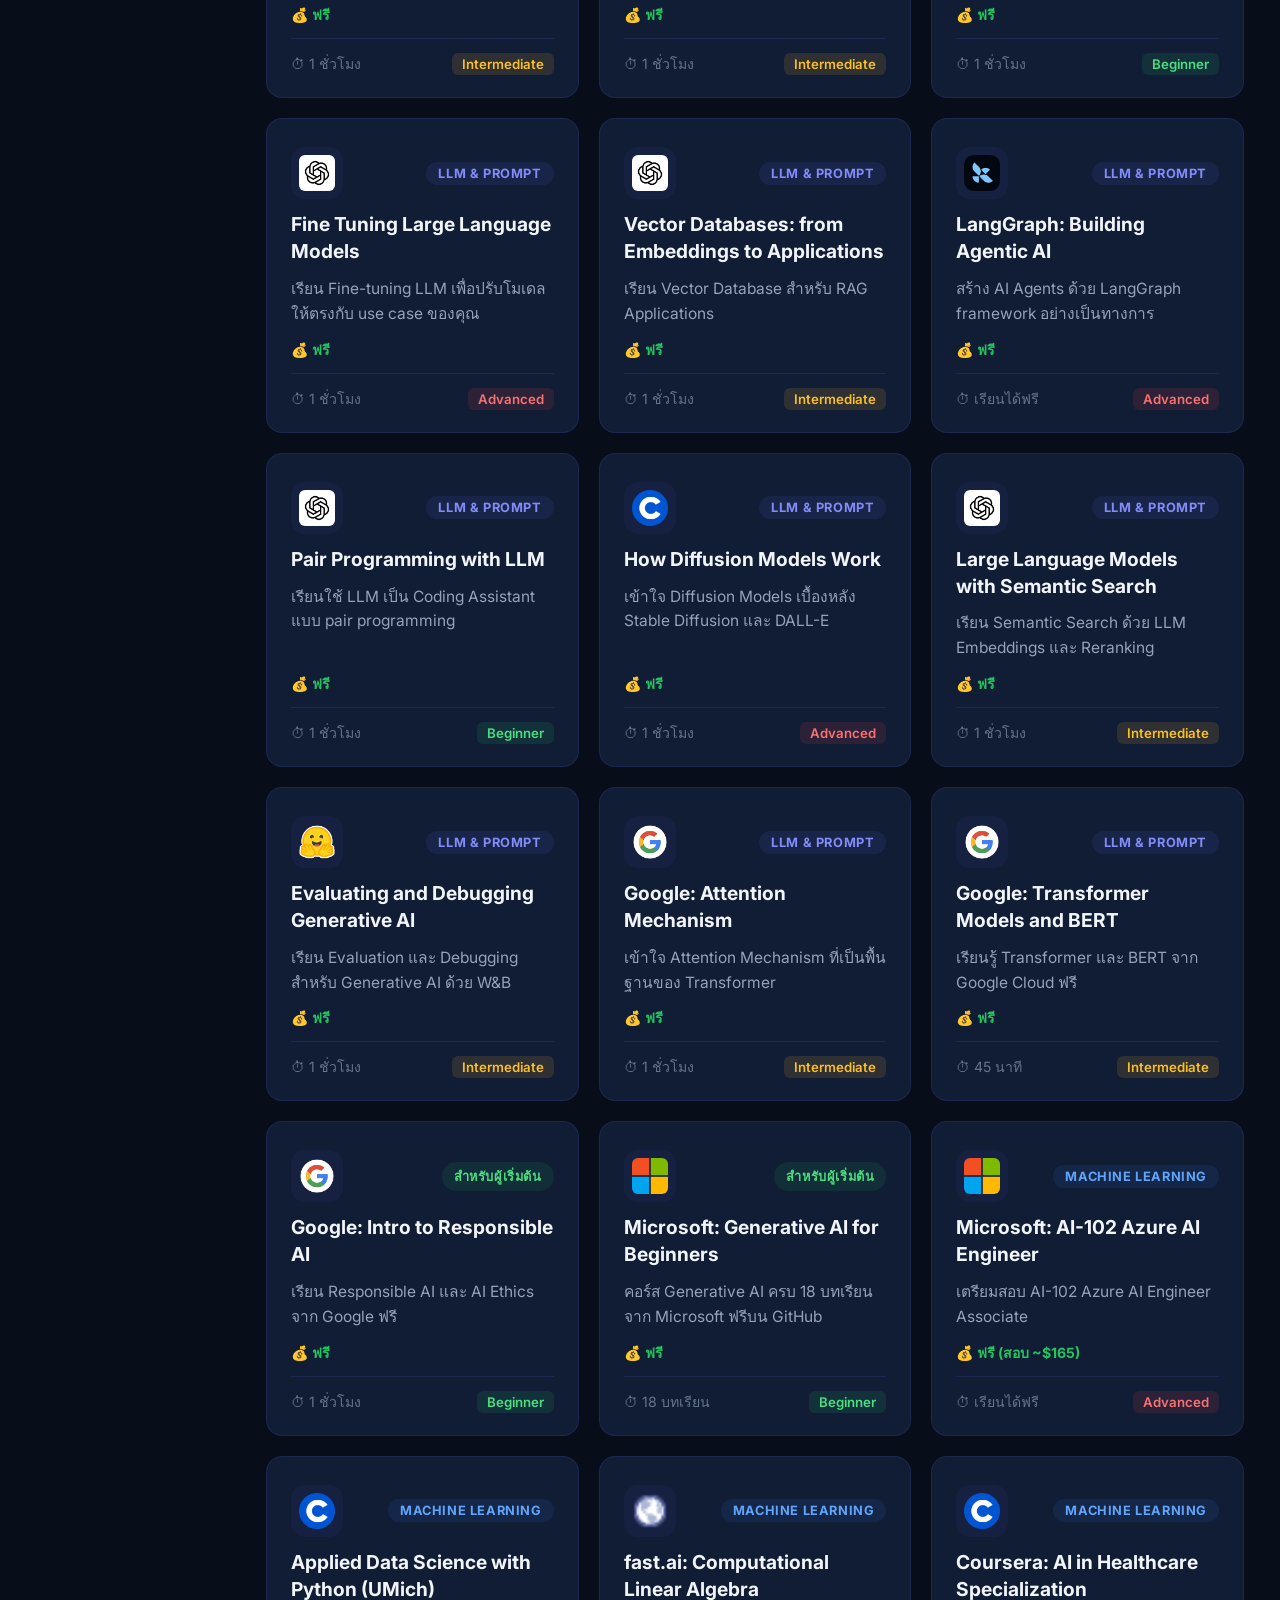
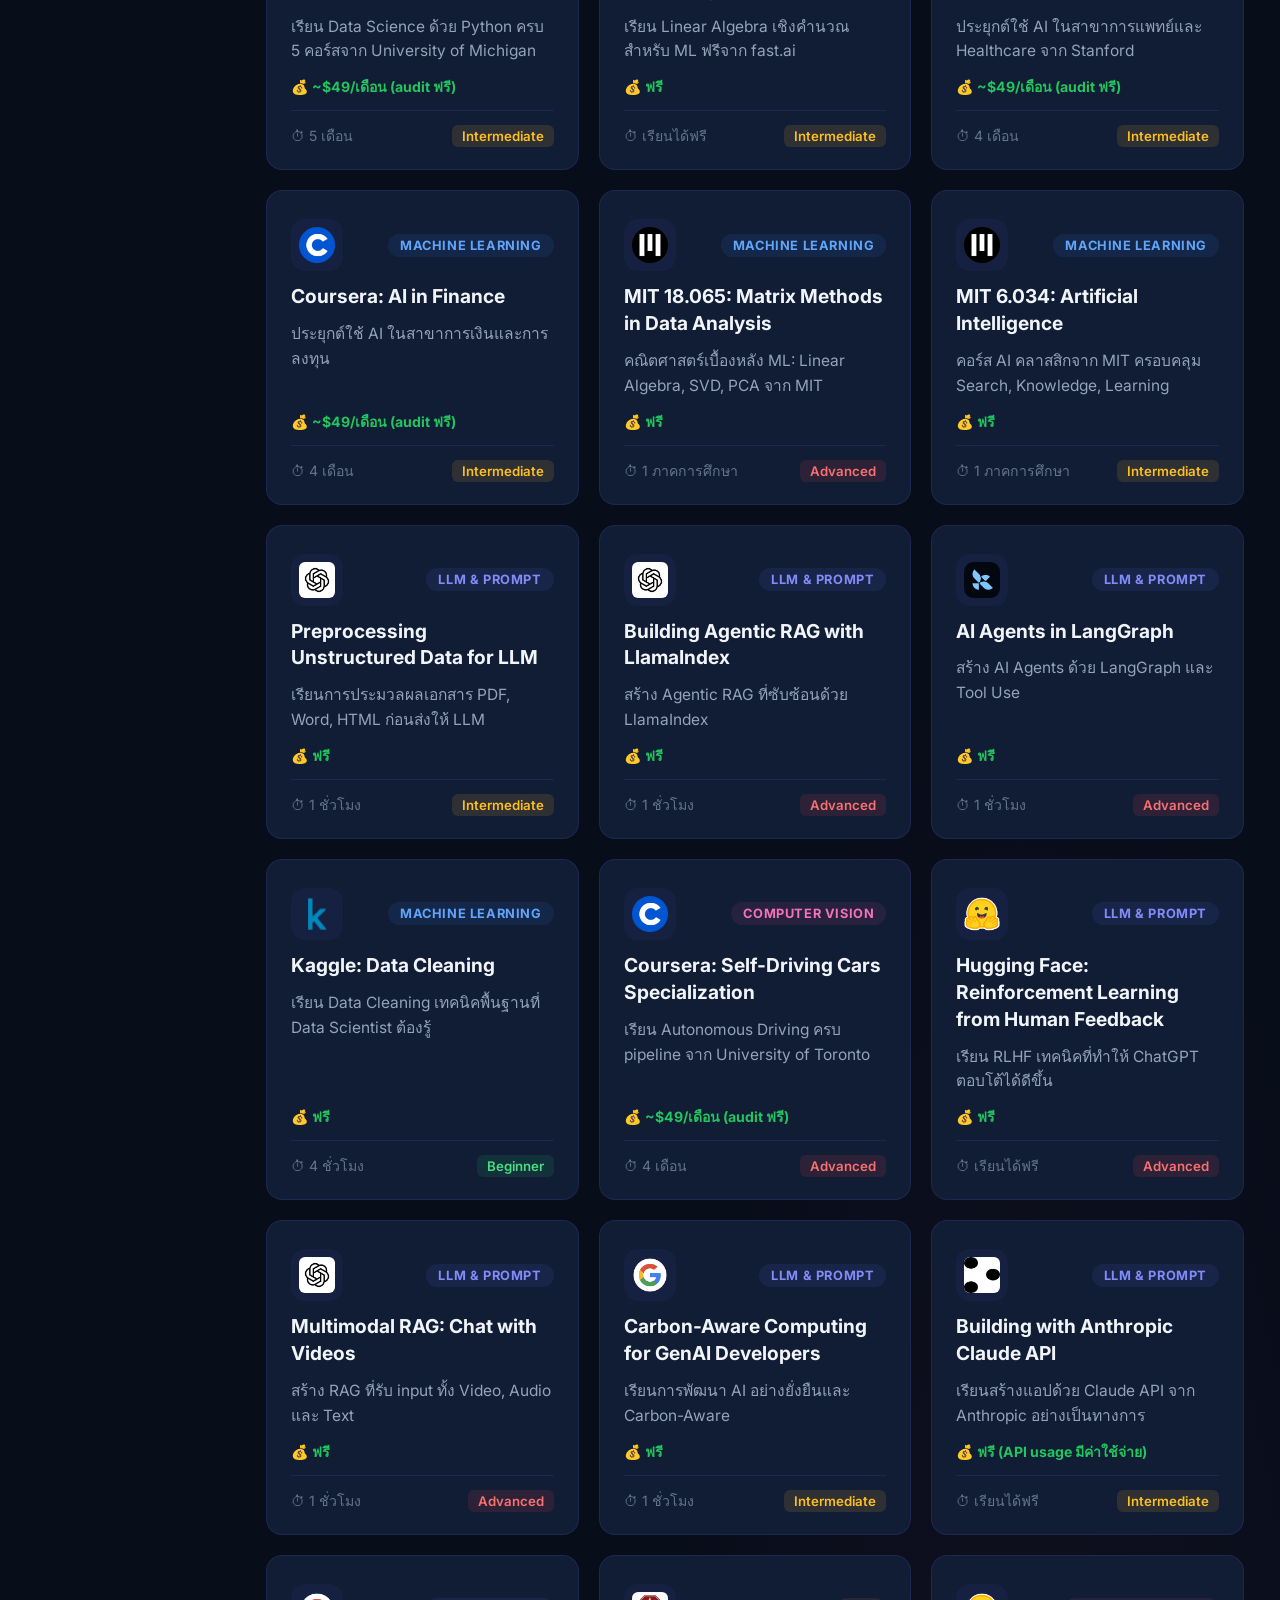
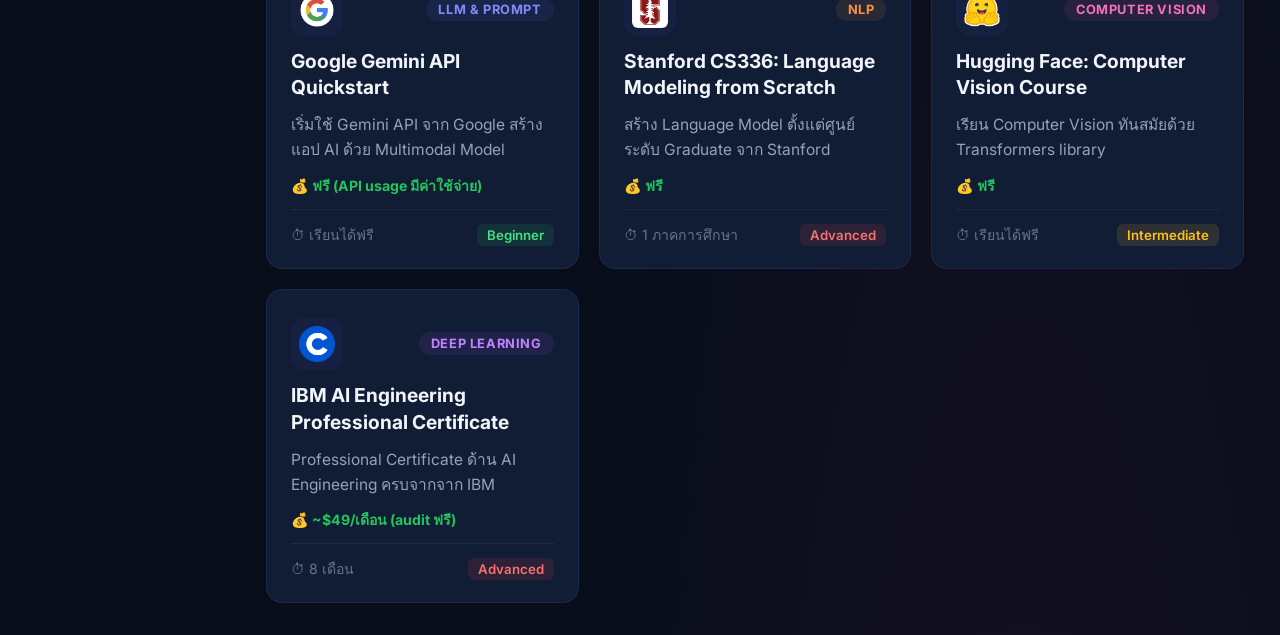
<file: Course/index.html>
<!DOCTYPE html>
<html lang="th">
<head>
  <meta charset="UTF-8" />
  <meta name="viewport" content="width=device-width, initial-scale=1.0" />
  <title>AI Course Hub</title>
  <link rel="preconnect" href="https://fonts.googleapis.com" />
  <link rel="preconnect" href="https://fonts.gstatic.com" crossorigin />
  <link href="https://fonts.googleapis.com/css2?family=Inter:wght@400;500;600;700;800&display=swap" rel="stylesheet" />
  <link rel="stylesheet" href="style.css" />
  <script>
    (function(){
      var t=localStorage.getItem('aich_theme')||(window.matchMedia('(prefers-color-scheme:light)').matches?'light':'dark');
      document.documentElement.setAttribute('data-theme',t);
    })();
  </script>
</head>
<body>

  <!-- Navbar -->
  <header class="navbar">
    <div class="navbar-left">
      <div class="logo">
        <span class="logo-icon">⚡</span>
        <span class="logo-text">AI Course <span class="logo-accent">Hub</span></span>
      </div>
    </div>
    <div class="navbar-right">
      <div class="user-menu" id="userMenu" style="display:none;">
        <div class="avatar" id="avatarBtn">
          <span id="avatarInitial">U</span>
        </div>
        <div class="dropdown" id="dropdown">
          <!-- User info -->
          <div class="dropdown-user">
            <div class="dropdown-avatar-lg" id="dropdownAvatarLg">U</div>
            <div class="dropdown-info">
              <div class="dropdown-name" id="dropdownName">User</div>
              <div class="dropdown-email" id="dropdownEmail">user@email.com</div>
            </div>
          </div>
          <hr class="dropdown-divider" />
          <!-- Actions -->
          <a class="dropdown-item admin-only" id="manageBtn" href="../Admin/index.html" style="display:none;">
            <span class="dropdown-item-icon">⚙️</span>
            Manage
          </a>
          <hr class="dropdown-divider admin-only" id="manageDivider" style="display:none;" />
          <button class="dropdown-item" id="switchAccountBtn">
            <span class="dropdown-item-icon">🔄</span>
            สลับบัญชี
          </button>
          <hr class="dropdown-divider" />
          <button class="dropdown-item danger" onclick="logout()">
            <span class="dropdown-item-icon">🚪</span>
            ออกจากระบบ
          </button>
        </div>
      </div>
      <div class="auth-buttons" id="authButtons">
        <a href="../Login/signin.html" class="btn-outline">เข้าสู่ระบบ</a>
        <a href="../Login/signup.html" class="btn-primary">สมัครสมาชิก</a>
      </div>
    </div>
  </header>

  <!-- Mobile category pills (hidden on desktop) -->
  <div class="mobile-cats-wrap" id="mobileCatsWrap">
    <div class="mobile-cats">
      <button class="mobile-cat active" data-category="all">🗂️ ทั้งหมด</button>
      <button class="mobile-cat" data-category="beginner">🌱 ผู้เริ่มต้น</button>
      <button class="mobile-cat" data-category="machine-learning">📊 ML</button>
      <button class="mobile-cat" data-category="deep-learning">🧠 Deep Learning</button>
      <button class="mobile-cat" data-category="nlp">💬 NLP</button>
      <button class="mobile-cat" data-category="computer-vision">👁️ Computer Vision</button>
      <button class="mobile-cat" data-category="llm">🚀 LLM & Prompt</button>
    </div>
  </div>

  <div class="layout">
    <!-- Sidebar -->
    <aside class="sidebar">
      <p class="sidebar-label">หมวดหมู่</p>
      <ul class="category-list">
        <li class="category-item active" data-category="all">
          <span class="cat-icon">🗂️</span> ทั้งหมด
        </li>
        <li class="category-item" data-category="beginner">
          <span class="cat-icon">🌱</span> สำหรับผู้เริ่มต้น
        </li>
        <li class="category-item" data-category="machine-learning">
          <span class="cat-icon">📊</span> Machine Learning
        </li>
        <li class="category-item" data-category="deep-learning">
          <span class="cat-icon">🧠</span> Deep Learning
        </li>
        <li class="category-item" data-category="nlp">
          <span class="cat-icon">💬</span> NLP
        </li>
        <li class="category-item" data-category="computer-vision">
          <span class="cat-icon">👁️</span> Computer Vision
        </li>
        <li class="category-item" data-category="llm">
          <span class="cat-icon">🚀</span> LLM & Prompt
        </li>
      </ul>
    </aside>

    <!-- Main Content -->
    <main class="main-content">
      <!-- Top bar -->
      <div class="topbar">
        <div class="search-wrapper">
          <span class="search-icon">🔍</span>
          <input type="text" id="searchInput" class="search-bar" placeholder="ค้นหาคอร์ส..." />
        </div>
        <div class="sort-wrapper">
          <span class="sort-icon">↕️</span>
          <select id="sortSelect" class="sort-select">
            <option value="default">เรียงลำดับ</option>
            <option value="title-asc">ชื่อ A → Z</option>
            <option value="title-desc">ชื่อ Z → A</option>
            <option value="level-asc">ระดับ: ง่าย → ยาก</option>
            <option value="level-desc">ระดับ: ยาก → ง่าย</option>
            <option value="duration-asc">ระยะเวลา: น้อย → มาก</option>
            <option value="duration-desc">ระยะเวลา: มาก → น้อย</option>
          </select>
        </div>
        <div class="course-count" id="courseCount">20 คอร์ส</div>
      </div>

      <!-- Section title -->
      <div class="section-header">
        <h1 class="section-title" id="sectionTitle">คอร์สทั้งหมด</h1>
        <p class="section-sub">เรียนรู้ AI จากพื้นฐานจนถึงระดับมืออาชีพ</p>
      </div>

      <!-- Course Grid -->
      <div class="course-grid" id="courseGrid"></div>
      <p class="no-result" id="noResult" style="display:none;">ไม่พบคอร์สที่ค้นหา</p>
    </main>
  </div>

  <!-- Course Detail Modal -->
  <div class="course-modal-overlay" id="courseModal">
    <div class="course-modal-card">
      <button class="modal-close-btn" onclick="closeModal()">✕</button>
      <div class="modal-top">
        <div class="modal-icon" id="modalIcon">📈</div>
        <div class="modal-top-info">
          <span class="course-tag" id="modalTag"></span>
          <h2 class="modal-title" id="modalTitle"></h2>
          <div class="modal-provider" id="modalProvider"></div>
        </div>
      </div>
      <p class="modal-detail" id="modalDetail"></p>
      <div class="modal-meta">
        <span>⏱ <strong id="modalDuration"></strong></span>
        <span class="level-badge" id="modalLevel"></span>
        <span class="modal-price" id="modalPrice"></span>
      </div>
      <a class="modal-go-btn" id="modalLink" href="#" target="_blank" rel="noopener noreferrer">
        🌐 เปิดเว็บไซต์คอร์ส
      </a>
    </div>
  </div>

  <script src="../courses-data.js"></script>
  <script src="script.js"></script>
</body>
</html>
</file>
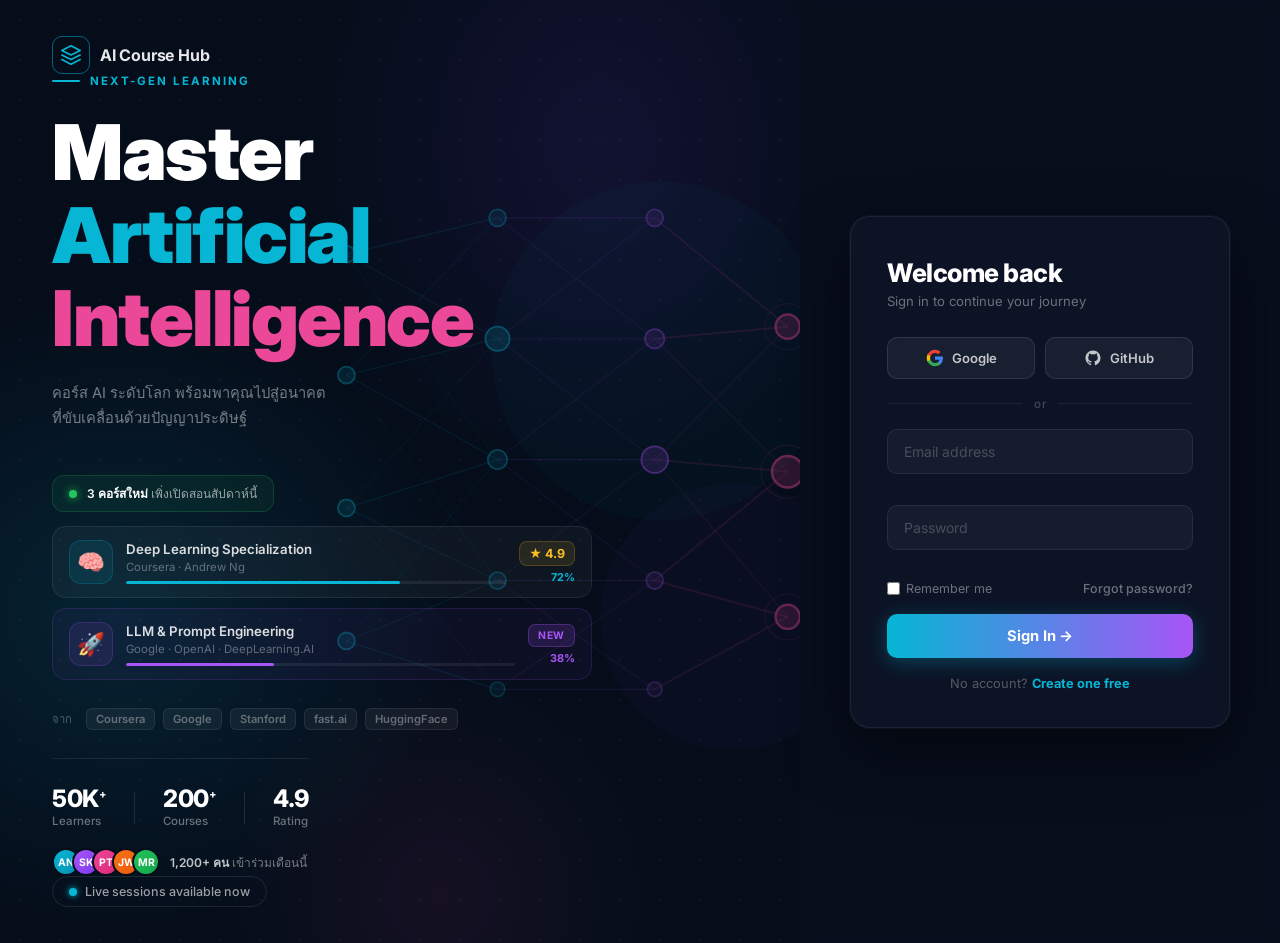
<file: Login/signin.html>
<!DOCTYPE html>
<html lang="th">
<head>
  <meta charset="UTF-8" />
  <meta name="viewport" content="width=device-width, initial-scale=1.0" />
  <title>เข้าสู่ระบบ — AI Course Hub</title>
  <link rel="preconnect" href="https://fonts.googleapis.com" />
  <link rel="preconnect" href="https://fonts.gstatic.com" crossorigin />
  <link href="https://fonts.googleapis.com/css2?family=Inter:wght@400;500;600;700;800;900&display=swap" rel="stylesheet" />
  <link rel="stylesheet" href="auth.css" />
</head>
<body class="split-layout">

  <!-- LEFT HERO PANEL -->
  <div class="hero-panel">

    <!-- Neural network background decoration -->
    <div class="hero-deco" aria-hidden="true">
      <svg class="deco-net" viewBox="0 0 450 560" fill="none" xmlns="http://www.w3.org/2000/svg" preserveAspectRatio="xMaxYMid meet">
        <!-- Glow orbs -->
        <circle cx="310" cy="180" r="140" fill="rgba(6,182,212,0.06)"/>
        <circle cx="370" cy="400" r="110" fill="rgba(168,85,247,0.06)"/>
        <!-- L1→L2 connections (cyan) -->
        <line x1="50" y1="100" x2="175" y2="70"  stroke="rgba(6,182,212,0.22)" stroke-width="1"/>
        <line x1="50" y1="100" x2="175" y2="170" stroke="rgba(6,182,212,0.18)" stroke-width="1"/>
        <line x1="50" y1="100" x2="175" y2="270" stroke="rgba(6,182,212,0.09)" stroke-width="1"/>
        <line x1="50" y1="200" x2="175" y2="70"  stroke="rgba(6,182,212,0.12)" stroke-width="1"/>
        <line x1="50" y1="200" x2="175" y2="170" stroke="rgba(6,182,212,0.22)" stroke-width="1"/>
        <line x1="50" y1="200" x2="175" y2="270" stroke="rgba(6,182,212,0.18)" stroke-width="1"/>
        <line x1="50" y1="200" x2="175" y2="370" stroke="rgba(6,182,212,0.09)" stroke-width="1"/>
        <line x1="50" y1="310" x2="175" y2="170" stroke="rgba(6,182,212,0.09)" stroke-width="1"/>
        <line x1="50" y1="310" x2="175" y2="270" stroke="rgba(6,182,212,0.22)" stroke-width="1"/>
        <line x1="50" y1="310" x2="175" y2="370" stroke="rgba(6,182,212,0.18)" stroke-width="1"/>
        <line x1="50" y1="310" x2="175" y2="460" stroke="rgba(6,182,212,0.09)" stroke-width="1"/>
        <line x1="50" y1="420" x2="175" y2="270" stroke="rgba(6,182,212,0.09)" stroke-width="1"/>
        <line x1="50" y1="420" x2="175" y2="370" stroke="rgba(6,182,212,0.18)" stroke-width="1"/>
        <line x1="50" y1="420" x2="175" y2="460" stroke="rgba(6,182,212,0.22)" stroke-width="1"/>
        <!-- L2→L3 connections (purple) -->
        <line x1="175" y1="70"  x2="305" y2="70"  stroke="rgba(168,85,247,0.2)"  stroke-width="1"/>
        <line x1="175" y1="70"  x2="305" y2="170" stroke="rgba(168,85,247,0.14)" stroke-width="1"/>
        <line x1="175" y1="170" x2="305" y2="70"  stroke="rgba(168,85,247,0.14)" stroke-width="1"/>
        <line x1="175" y1="170" x2="305" y2="170" stroke="rgba(168,85,247,0.22)" stroke-width="1"/>
        <line x1="175" y1="170" x2="305" y2="270" stroke="rgba(168,85,247,0.14)" stroke-width="1"/>
        <line x1="175" y1="270" x2="305" y2="170" stroke="rgba(168,85,247,0.14)" stroke-width="1"/>
        <line x1="175" y1="270" x2="305" y2="270" stroke="rgba(168,85,247,0.22)" stroke-width="1"/>
        <line x1="175" y1="270" x2="305" y2="370" stroke="rgba(168,85,247,0.14)" stroke-width="1"/>
        <line x1="175" y1="370" x2="305" y2="270" stroke="rgba(168,85,247,0.14)" stroke-width="1"/>
        <line x1="175" y1="370" x2="305" y2="370" stroke="rgba(168,85,247,0.22)" stroke-width="1"/>
        <line x1="175" y1="370" x2="305" y2="460" stroke="rgba(168,85,247,0.14)" stroke-width="1"/>
        <line x1="175" y1="460" x2="305" y2="370" stroke="rgba(168,85,247,0.14)" stroke-width="1"/>
        <line x1="175" y1="460" x2="305" y2="460" stroke="rgba(168,85,247,0.2)"  stroke-width="1"/>
        <!-- L3→L4 connections (pink) -->
        <line x1="305" y1="70"  x2="415" y2="160" stroke="rgba(236,72,153,0.2)"  stroke-width="1.5"/>
        <line x1="305" y1="170" x2="415" y2="160" stroke="rgba(236,72,153,0.22)" stroke-width="1.5"/>
        <line x1="305" y1="170" x2="415" y2="280" stroke="rgba(236,72,153,0.14)" stroke-width="1"/>
        <line x1="305" y1="270" x2="415" y2="160" stroke="rgba(236,72,153,0.14)" stroke-width="1"/>
        <line x1="305" y1="270" x2="415" y2="280" stroke="rgba(236,72,153,0.22)" stroke-width="1.5"/>
        <line x1="305" y1="270" x2="415" y2="400" stroke="rgba(236,72,153,0.14)" stroke-width="1"/>
        <line x1="305" y1="370" x2="415" y2="280" stroke="rgba(236,72,153,0.2)"  stroke-width="1.5"/>
        <line x1="305" y1="370" x2="415" y2="400" stroke="rgba(236,72,153,0.22)" stroke-width="1.5"/>
        <line x1="305" y1="460" x2="415" y2="400" stroke="rgba(236,72,153,0.2)"  stroke-width="1.5"/>
        <!-- L1 nodes -->
        <circle cx="50" cy="100" r="7" fill="rgba(6,182,212,0.22)" stroke="rgba(6,182,212,0.65)" stroke-width="1.5"/>
        <circle cx="50" cy="200" r="7" fill="rgba(6,182,212,0.22)" stroke="rgba(6,182,212,0.65)" stroke-width="1.5"/>
        <circle cx="50" cy="310" r="7" fill="rgba(6,182,212,0.22)" stroke="rgba(6,182,212,0.65)" stroke-width="1.5"/>
        <circle cx="50" cy="420" r="7" fill="rgba(6,182,212,0.22)" stroke="rgba(6,182,212,0.65)" stroke-width="1.5"/>
        <!-- L2 nodes -->
        <circle cx="175" cy="70"  r="7"  fill="rgba(6,182,212,0.18)" stroke="rgba(6,182,212,0.55)" stroke-width="1.5"/>
        <circle cx="175" cy="170" r="10" fill="rgba(6,182,212,0.28)" stroke="rgba(6,182,212,0.75)" stroke-width="1.5" class="node-pulse-1"/>
        <circle cx="175" cy="270" r="8"  fill="rgba(6,182,212,0.2)"  stroke="rgba(6,182,212,0.6)"  stroke-width="1.5"/>
        <circle cx="175" cy="370" r="7"  fill="rgba(6,182,212,0.16)" stroke="rgba(6,182,212,0.5)"  stroke-width="1.5"/>
        <circle cx="175" cy="460" r="6"  fill="rgba(6,182,212,0.12)" stroke="rgba(6,182,212,0.42)" stroke-width="1.5"/>
        <!-- L3 nodes -->
        <circle cx="305" cy="70"  r="7"  fill="rgba(168,85,247,0.18)" stroke="rgba(168,85,247,0.55)" stroke-width="1.5"/>
        <circle cx="305" cy="170" r="8"  fill="rgba(168,85,247,0.2)"  stroke="rgba(168,85,247,0.6)"  stroke-width="1.5"/>
        <circle cx="305" cy="270" r="11" fill="rgba(168,85,247,0.28)" stroke="rgba(168,85,247,0.75)" stroke-width="1.5" class="node-pulse-2"/>
        <circle cx="305" cy="370" r="7"  fill="rgba(168,85,247,0.16)" stroke="rgba(168,85,247,0.5)"  stroke-width="1.5"/>
        <circle cx="305" cy="460" r="6"  fill="rgba(168,85,247,0.12)" stroke="rgba(168,85,247,0.42)" stroke-width="1.5"/>
        <!-- L4 output nodes with outer rings -->
        <circle cx="415" cy="160" r="19" fill="none" stroke="rgba(236,72,153,0.15)" stroke-width="1"/>
        <circle cx="415" cy="280" r="22" fill="none" stroke="rgba(236,72,153,0.18)" stroke-width="1"/>
        <circle cx="415" cy="400" r="19" fill="none" stroke="rgba(236,72,153,0.15)" stroke-width="1"/>
        <circle cx="415" cy="160" r="10" fill="rgba(236,72,153,0.28)" stroke="rgba(236,72,153,0.8)"  stroke-width="2" class="node-pulse-3"/>
        <circle cx="415" cy="280" r="13" fill="rgba(236,72,153,0.32)" stroke="rgba(236,72,153,0.85)" stroke-width="2" class="node-pulse-1"/>
        <circle cx="415" cy="400" r="10" fill="rgba(236,72,153,0.28)" stroke="rgba(236,72,153,0.8)"  stroke-width="2" class="node-pulse-2"/>
      </svg>
    </div>

    <!-- Nav brand -->
    <div class="hero-nav">
      <div class="hero-logo">
        <svg viewBox="0 0 24 24" fill="none" stroke="currentColor" stroke-width="1.8" width="22" height="22">
          <path d="M12 2L2 7l10 5 10-5-10-5zM2 17l10 5 10-5M2 12l10 5 10-5" stroke-linecap="round" stroke-linejoin="round"/>
        </svg>
      </div>
      <span class="hero-logo-text">AI Course Hub</span>
    </div>

    <!-- Hero content -->
    <div class="hero-content">
      <div class="hero-badge">
        <span class="badge-line"></span>
        NEXT-GEN LEARNING
      </div>

      <h1 class="hero-heading">
        <span class="h-white">Master</span>
        <span class="h-cyan">Artificial</span>
        <span class="h-pink">Intelligence</span>
      </h1>

      <p class="hero-sub">
        คอร์ส AI ระดับโลก พร้อมพาคุณไปสู่อนาคต<br />
        ที่ขับเคลื่อนด้วยปัญญาประดิษฐ์
      </p>

      <!-- Notification -->
      <div class="hero-notif">
        <span class="notif-dot"></span>
        <span class="notif-text"><strong>3 คอร์สใหม่</strong> เพิ่งเปิดสอนสัปดาห์นี้</span>
      </div>

      <!-- Course preview cards -->
      <div class="hero-cards">
        <div class="hcard">
          <span class="hcard-emoji">🧠</span>
          <div class="hcard-body">
            <p class="hcard-name">Deep Learning Specialization</p>
            <p class="hcard-provider">Coursera · Andrew Ng</p>
            <div class="hcard-bar"><div class="hcard-fill" style="width:72%"></div></div>
          </div>
          <div class="hcard-right">
            <span class="hcard-star">★ 4.9</span>
            <span class="hcard-pct">72%</span>
          </div>
        </div>
        <div class="hcard">
          <span class="hcard-emoji">🚀</span>
          <div class="hcard-body">
            <p class="hcard-name">LLM & Prompt Engineering</p>
            <p class="hcard-provider">Google · OpenAI · DeepLearning.AI</p>
            <div class="hcard-bar"><div class="hcard-fill hcard-fill-alt" style="width:38%"></div></div>
          </div>
          <div class="hcard-right">
            <span class="hcard-tag">NEW</span>
            <span class="hcard-pct hcard-pct-alt">38%</span>
          </div>
        </div>
      </div>

      <!-- Provider strip -->
      <div class="provider-strip">
        <span class="provider-label">จาก</span>
        <div class="provider-logos">
          <span class="pv">Coursera</span>
          <span class="pv">Google</span>
          <span class="pv">Stanford</span>
          <span class="pv">fast.ai</span>
          <span class="pv">HuggingFace</span>
        </div>
      </div>

      <!-- Stats -->
      <div class="hero-stats">
        <div class="stat">
          <div class="stat-num">50K<sup>+</sup></div>
          <div class="stat-lbl">Learners</div>
        </div>
        <div class="stat-sep"></div>
        <div class="stat">
          <div class="stat-num">200<sup>+</sup></div>
          <div class="stat-lbl">Courses</div>
        </div>
        <div class="stat-sep"></div>
        <div class="stat">
          <div class="stat-num">4.9</div>
          <div class="stat-lbl">Rating</div>
        </div>
      </div>

      <!-- Avatar stack -->
      <div class="hero-avatars">
        <div class="avatar-stack">
          <div class="av av-1">AN</div>
          <div class="av av-2">SK</div>
          <div class="av av-3">PT</div>
          <div class="av av-4">JW</div>
          <div class="av av-5">MR</div>
        </div>
        <span class="avatar-label"><strong>1,200+ คน</strong> เข้าร่วมเดือนนี้</span>
      </div>
    </div>

    <!-- Live badge -->
    <div class="live-badge">
      <span class="live-dot"></span>
      Live sessions available now
    </div>

  </div>

  <!-- RIGHT LOGIN PANEL -->
  <div class="login-panel">
    <div class="login-card">

      <h2 class="card-title">Welcome back</h2>
      <p class="card-sub">Sign in to continue your journey</p>

      <!-- Social buttons -->
      <div class="social-btns">
        <button class="social-btn" onclick="socialLogin('Google')">
          <svg viewBox="0 0 24 24" width="18" height="18">
            <path fill="#4285F4" d="M22.56 12.25c0-.78-.07-1.53-.2-2.25H12v4.26h5.92c-.26 1.37-1.04 2.53-2.21 3.31v2.77h3.57c2.08-1.92 3.28-4.74 3.28-8.09z"/>
            <path fill="#34A853" d="M12 23c2.97 0 5.46-.98 7.28-2.66l-3.57-2.77c-.98.66-2.23 1.06-3.71 1.06-2.86 0-5.29-1.93-6.16-4.53H2.18v2.84C3.99 20.53 7.7 23 12 23z"/>
            <path fill="#FBBC05" d="M5.84 14.09c-.22-.66-.35-1.36-.35-2.09s.13-1.43.35-2.09V7.07H2.18C1.43 8.55 1 10.22 1 12s.43 3.45 1.18 4.93l3.66-2.84z"/>
            <path fill="#EA4335" d="M12 5.38c1.62 0 3.06.56 4.21 1.64l3.15-3.15C17.45 2.09 14.97 1 12 1 7.7 1 3.99 3.47 2.18 7.07l3.66 2.84c.87-2.6 3.3-4.53 6.16-4.53z"/>
          </svg>
          Google
        </button>
        <button class="social-btn" onclick="socialLogin('GitHub')">
          <svg viewBox="0 0 24 24" fill="currentColor" width="18" height="18">
            <path d="M12 2C6.477 2 2 6.484 2 12.017c0 4.425 2.865 8.18 6.839 9.504.5.092.682-.217.682-.483 0-.237-.008-.868-.013-1.703-2.782.605-3.369-1.343-3.369-1.343-.454-1.158-1.11-1.466-1.11-1.466-.908-.62.069-.608.069-.608 1.003.07 1.531 1.032 1.531 1.032.892 1.53 2.341 1.088 2.91.832.092-.647.35-1.088.636-1.338-2.22-.253-4.555-1.113-4.555-4.951 0-1.093.39-1.988 1.029-2.688-.103-.253-.446-1.272.098-2.65 0 0 .84-.27 2.75 1.026A9.564 9.564 0 0112 6.844c.85.004 1.705.115 2.504.337 1.909-1.296 2.747-1.027 2.747-1.027.546 1.379.202 2.398.1 2.651.64.7 1.028 1.595 1.028 2.688 0 3.848-2.339 4.695-4.566 4.943.359.309.678.92.678 1.855 0 1.338-.012 2.419-.012 2.747 0 .268.18.58.688.482A10.019 10.019 0 0022 12.017C22 6.484 17.522 2 12 2z"/>
          </svg>
          GitHub
        </button>
      </div>

      <div class="divider">or</div>

      <!-- Form -->
      <form id="signinForm" novalidate>
        <div class="form-group">
          <input type="email" id="email" class="form-input" placeholder="Email address" autocomplete="email" />
          <span class="form-error" id="emailError"></span>
        </div>

        <div class="form-group">
          <div class="pw-wrap">
            <input type="password" id="password" class="form-input" placeholder="Password" autocomplete="current-password" />
            <button type="button" class="pw-toggle" id="togglePwd"></button>
          </div>
          <span class="form-error" id="passwordError"></span>
        </div>

        <div class="form-row">
          <label class="check-label">
            <input type="checkbox" id="remember" /> Remember me
          </label>
          <a href="#" class="forgot-link">Forgot password?</a>
        </div>

        <button type="submit" class="btn-submit">Sign In &rarr;</button>
      </form>

      <p class="modal-footer">
        No account? <a href="signup.html">Create one free</a>
      </p>

    </div>
  </div>

  <script src="auth.js"></script>
</body>
</html>
</file>
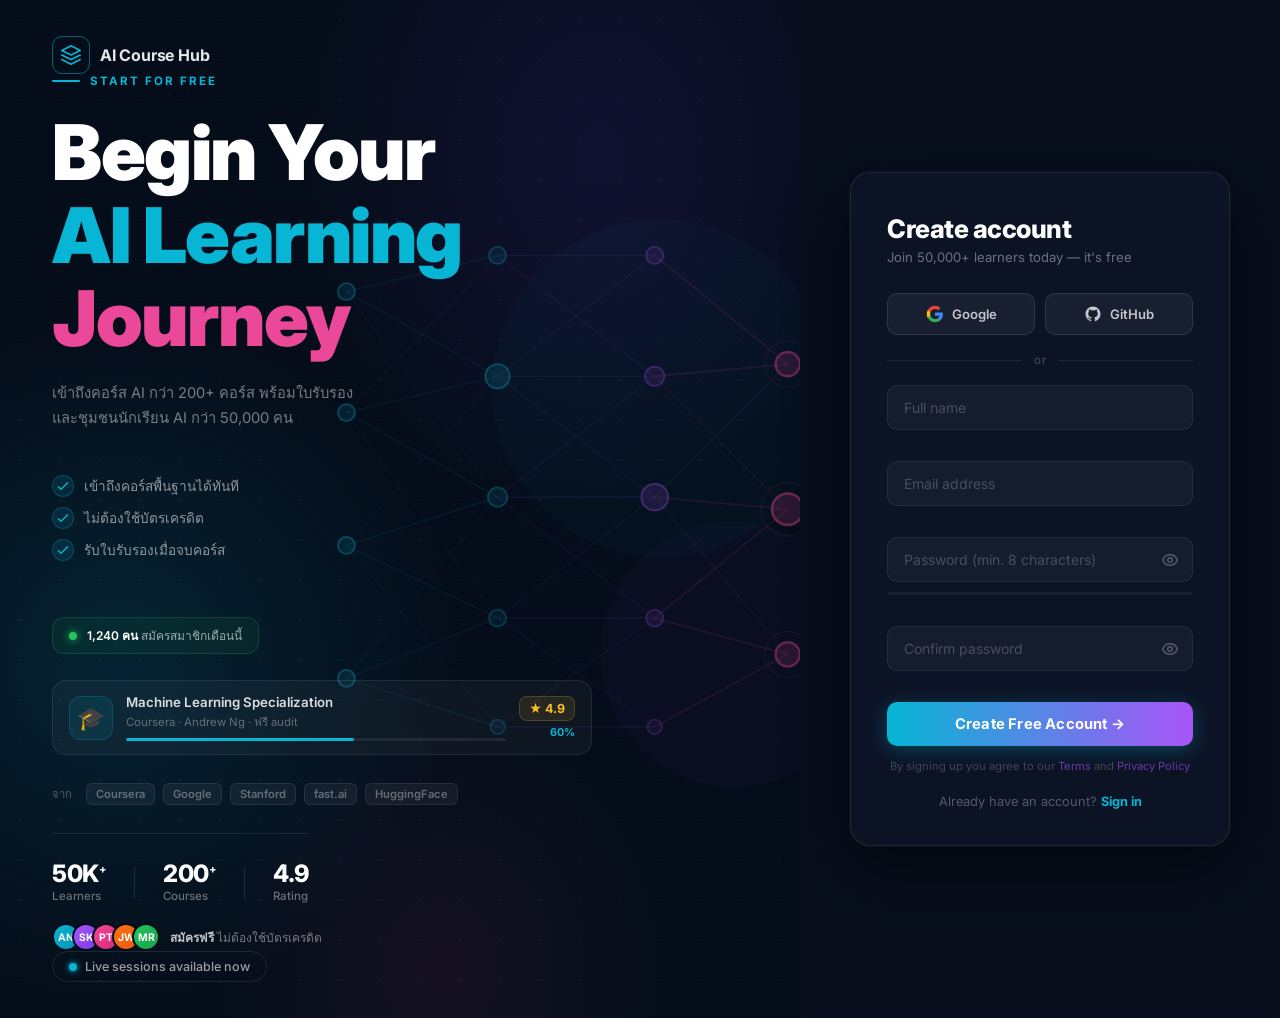
<file: Login/signup.html>
<!DOCTYPE html>
<html lang="th">
<head>
  <meta charset="UTF-8" />
  <meta name="viewport" content="width=device-width, initial-scale=1.0" />
  <title>สมัครสมาชิก — AI Course Hub</title>
  <link rel="preconnect" href="https://fonts.googleapis.com" />
  <link rel="preconnect" href="https://fonts.gstatic.com" crossorigin />
  <link href="https://fonts.googleapis.com/css2?family=Inter:wght@400;500;600;700;800;900&display=swap" rel="stylesheet" />
  <link rel="stylesheet" href="auth.css" />
</head>
<body class="split-layout">

  <!-- LEFT HERO PANEL -->
  <div class="hero-panel">

    <!-- Neural network background decoration -->
    <div class="hero-deco" aria-hidden="true">
      <svg class="deco-net" viewBox="0 0 450 560" fill="none" xmlns="http://www.w3.org/2000/svg" preserveAspectRatio="xMaxYMid meet">
        <circle cx="310" cy="180" r="140" fill="rgba(6,182,212,0.06)"/>
        <circle cx="370" cy="400" r="110" fill="rgba(168,85,247,0.06)"/>
        <line x1="50" y1="100" x2="175" y2="70"  stroke="rgba(6,182,212,0.22)" stroke-width="1"/>
        <line x1="50" y1="100" x2="175" y2="170" stroke="rgba(6,182,212,0.18)" stroke-width="1"/>
        <line x1="50" y1="100" x2="175" y2="270" stroke="rgba(6,182,212,0.09)" stroke-width="1"/>
        <line x1="50" y1="200" x2="175" y2="70"  stroke="rgba(6,182,212,0.12)" stroke-width="1"/>
        <line x1="50" y1="200" x2="175" y2="170" stroke="rgba(6,182,212,0.22)" stroke-width="1"/>
        <line x1="50" y1="200" x2="175" y2="270" stroke="rgba(6,182,212,0.18)" stroke-width="1"/>
        <line x1="50" y1="200" x2="175" y2="370" stroke="rgba(6,182,212,0.09)" stroke-width="1"/>
        <line x1="50" y1="310" x2="175" y2="170" stroke="rgba(6,182,212,0.09)" stroke-width="1"/>
        <line x1="50" y1="310" x2="175" y2="270" stroke="rgba(6,182,212,0.22)" stroke-width="1"/>
        <line x1="50" y1="310" x2="175" y2="370" stroke="rgba(6,182,212,0.18)" stroke-width="1"/>
        <line x1="50" y1="310" x2="175" y2="460" stroke="rgba(6,182,212,0.09)" stroke-width="1"/>
        <line x1="50" y1="420" x2="175" y2="270" stroke="rgba(6,182,212,0.09)" stroke-width="1"/>
        <line x1="50" y1="420" x2="175" y2="370" stroke="rgba(6,182,212,0.18)" stroke-width="1"/>
        <line x1="50" y1="420" x2="175" y2="460" stroke="rgba(6,182,212,0.22)" stroke-width="1"/>
        <line x1="175" y1="70"  x2="305" y2="70"  stroke="rgba(168,85,247,0.2)"  stroke-width="1"/>
        <line x1="175" y1="70"  x2="305" y2="170" stroke="rgba(168,85,247,0.14)" stroke-width="1"/>
        <line x1="175" y1="170" x2="305" y2="70"  stroke="rgba(168,85,247,0.14)" stroke-width="1"/>
        <line x1="175" y1="170" x2="305" y2="170" stroke="rgba(168,85,247,0.22)" stroke-width="1"/>
        <line x1="175" y1="170" x2="305" y2="270" stroke="rgba(168,85,247,0.14)" stroke-width="1"/>
        <line x1="175" y1="270" x2="305" y2="170" stroke="rgba(168,85,247,0.14)" stroke-width="1"/>
        <line x1="175" y1="270" x2="305" y2="270" stroke="rgba(168,85,247,0.22)" stroke-width="1"/>
        <line x1="175" y1="270" x2="305" y2="370" stroke="rgba(168,85,247,0.14)" stroke-width="1"/>
        <line x1="175" y1="370" x2="305" y2="270" stroke="rgba(168,85,247,0.14)" stroke-width="1"/>
        <line x1="175" y1="370" x2="305" y2="370" stroke="rgba(168,85,247,0.22)" stroke-width="1"/>
        <line x1="175" y1="370" x2="305" y2="460" stroke="rgba(168,85,247,0.14)" stroke-width="1"/>
        <line x1="175" y1="460" x2="305" y2="370" stroke="rgba(168,85,247,0.14)" stroke-width="1"/>
        <line x1="175" y1="460" x2="305" y2="460" stroke="rgba(168,85,247,0.2)"  stroke-width="1"/>
        <line x1="305" y1="70"  x2="415" y2="160" stroke="rgba(236,72,153,0.2)"  stroke-width="1.5"/>
        <line x1="305" y1="170" x2="415" y2="160" stroke="rgba(236,72,153,0.22)" stroke-width="1.5"/>
        <line x1="305" y1="170" x2="415" y2="280" stroke="rgba(236,72,153,0.14)" stroke-width="1"/>
        <line x1="305" y1="270" x2="415" y2="160" stroke="rgba(236,72,153,0.14)" stroke-width="1"/>
        <line x1="305" y1="270" x2="415" y2="280" stroke="rgba(236,72,153,0.22)" stroke-width="1.5"/>
        <line x1="305" y1="270" x2="415" y2="400" stroke="rgba(236,72,153,0.14)" stroke-width="1"/>
        <line x1="305" y1="370" x2="415" y2="280" stroke="rgba(236,72,153,0.2)"  stroke-width="1.5"/>
        <line x1="305" y1="370" x2="415" y2="400" stroke="rgba(236,72,153,0.22)" stroke-width="1.5"/>
        <line x1="305" y1="460" x2="415" y2="400" stroke="rgba(236,72,153,0.2)"  stroke-width="1.5"/>
        <circle cx="50" cy="100" r="7" fill="rgba(6,182,212,0.22)" stroke="rgba(6,182,212,0.65)" stroke-width="1.5"/>
        <circle cx="50" cy="200" r="7" fill="rgba(6,182,212,0.22)" stroke="rgba(6,182,212,0.65)" stroke-width="1.5"/>
        <circle cx="50" cy="310" r="7" fill="rgba(6,182,212,0.22)" stroke="rgba(6,182,212,0.65)" stroke-width="1.5"/>
        <circle cx="50" cy="420" r="7" fill="rgba(6,182,212,0.22)" stroke="rgba(6,182,212,0.65)" stroke-width="1.5"/>
        <circle cx="175" cy="70"  r="7"  fill="rgba(6,182,212,0.18)" stroke="rgba(6,182,212,0.55)" stroke-width="1.5"/>
        <circle cx="175" cy="170" r="10" fill="rgba(6,182,212,0.28)" stroke="rgba(6,182,212,0.75)" stroke-width="1.5" class="node-pulse-1"/>
        <circle cx="175" cy="270" r="8"  fill="rgba(6,182,212,0.2)"  stroke="rgba(6,182,212,0.6)"  stroke-width="1.5"/>
        <circle cx="175" cy="370" r="7"  fill="rgba(6,182,212,0.16)" stroke="rgba(6,182,212,0.5)"  stroke-width="1.5"/>
        <circle cx="175" cy="460" r="6"  fill="rgba(6,182,212,0.12)" stroke="rgba(6,182,212,0.42)" stroke-width="1.5"/>
        <circle cx="305" cy="70"  r="7"  fill="rgba(168,85,247,0.18)" stroke="rgba(168,85,247,0.55)" stroke-width="1.5"/>
        <circle cx="305" cy="170" r="8"  fill="rgba(168,85,247,0.2)"  stroke="rgba(168,85,247,0.6)"  stroke-width="1.5"/>
        <circle cx="305" cy="270" r="11" fill="rgba(168,85,247,0.28)" stroke="rgba(168,85,247,0.75)" stroke-width="1.5" class="node-pulse-2"/>
        <circle cx="305" cy="370" r="7"  fill="rgba(168,85,247,0.16)" stroke="rgba(168,85,247,0.5)"  stroke-width="1.5"/>
        <circle cx="305" cy="460" r="6"  fill="rgba(168,85,247,0.12)" stroke="rgba(168,85,247,0.42)" stroke-width="1.5"/>
        <circle cx="415" cy="160" r="19" fill="none" stroke="rgba(236,72,153,0.15)" stroke-width="1"/>
        <circle cx="415" cy="280" r="22" fill="none" stroke="rgba(236,72,153,0.18)" stroke-width="1"/>
        <circle cx="415" cy="400" r="19" fill="none" stroke="rgba(236,72,153,0.15)" stroke-width="1"/>
        <circle cx="415" cy="160" r="10" fill="rgba(236,72,153,0.28)" stroke="rgba(236,72,153,0.8)"  stroke-width="2" class="node-pulse-3"/>
        <circle cx="415" cy="280" r="13" fill="rgba(236,72,153,0.32)" stroke="rgba(236,72,153,0.85)" stroke-width="2" class="node-pulse-1"/>
        <circle cx="415" cy="400" r="10" fill="rgba(236,72,153,0.28)" stroke="rgba(236,72,153,0.8)"  stroke-width="2" class="node-pulse-2"/>
      </svg>
    </div>

    <!-- Nav brand -->
    <div class="hero-nav">
      <div class="hero-logo">
        <svg viewBox="0 0 24 24" fill="none" stroke="currentColor" stroke-width="1.8" width="22" height="22">
          <path d="M12 2L2 7l10 5 10-5-10-5zM2 17l10 5 10-5M2 12l10 5 10-5" stroke-linecap="round" stroke-linejoin="round"/>
        </svg>
      </div>
      <span class="hero-logo-text">AI Course Hub</span>
    </div>

    <!-- Hero content -->
    <div class="hero-content">
      <div class="hero-badge">
        <span class="badge-line"></span>
        START FOR FREE
      </div>

      <h1 class="hero-heading">
        <span class="h-white">Begin Your</span>
        <span class="h-cyan">AI Learning</span>
        <span class="h-pink">Journey</span>
      </h1>

      <p class="hero-sub">
        เข้าถึงคอร์ส AI กว่า 200+ คอร์ส พร้อมใบรับรอง<br />
        และชุมชนนักเรียน AI กว่า 50,000 คน
      </p>

      <!-- Features -->
      <div class="hero-features">
        <div class="feature-item">
          <span class="feature-icon">
            <svg viewBox="0 0 24 24" fill="none" stroke="currentColor" stroke-width="2" width="16" height="16">
              <path d="M5 13l4 4L19 7" stroke-linecap="round" stroke-linejoin="round"/>
            </svg>
          </span>
          <span>เข้าถึงคอร์สพื้นฐานได้ทันที</span>
        </div>
        <div class="feature-item">
          <span class="feature-icon">
            <svg viewBox="0 0 24 24" fill="none" stroke="currentColor" stroke-width="2" width="16" height="16">
              <path d="M5 13l4 4L19 7" stroke-linecap="round" stroke-linejoin="round"/>
            </svg>
          </span>
          <span>ไม่ต้องใช้บัตรเครดิต</span>
        </div>
        <div class="feature-item">
          <span class="feature-icon">
            <svg viewBox="0 0 24 24" fill="none" stroke="currentColor" stroke-width="2" width="16" height="16">
              <path d="M5 13l4 4L19 7" stroke-linecap="round" stroke-linejoin="round"/>
            </svg>
          </span>
          <span>รับใบรับรองเมื่อจบคอร์ส</span>
        </div>
      </div>

      <!-- Notification -->
      <div class="hero-notif" style="margin-top:20px;">
        <span class="notif-dot"></span>
        <span class="notif-text"><strong>1,240 คน</strong> สมัครสมาชิกเดือนนี้</span>
      </div>

      <!-- Course preview card -->
      <div class="hero-cards" style="margin-top:12px;">
        <div class="hcard">
          <span class="hcard-emoji">🎓</span>
          <div class="hcard-body">
            <p class="hcard-name">Machine Learning Specialization</p>
            <p class="hcard-provider">Coursera · Andrew Ng · ฟรี audit</p>
            <div class="hcard-bar"><div class="hcard-fill" style="width:60%"></div></div>
          </div>
          <div class="hcard-right">
            <span class="hcard-star">★ 4.9</span>
            <span class="hcard-pct">60%</span>
          </div>
        </div>
      </div>

      <!-- Provider strip -->
      <div class="provider-strip">
        <span class="provider-label">จาก</span>
        <div class="provider-logos">
          <span class="pv">Coursera</span>
          <span class="pv">Google</span>
          <span class="pv">Stanford</span>
          <span class="pv">fast.ai</span>
          <span class="pv">HuggingFace</span>
        </div>
      </div>

      <!-- Stats -->
      <div class="hero-stats">
        <div class="stat">
          <div class="stat-num">50K<sup>+</sup></div>
          <div class="stat-lbl">Learners</div>
        </div>
        <div class="stat-sep"></div>
        <div class="stat">
          <div class="stat-num">200<sup>+</sup></div>
          <div class="stat-lbl">Courses</div>
        </div>
        <div class="stat-sep"></div>
        <div class="stat">
          <div class="stat-num">4.9</div>
          <div class="stat-lbl">Rating</div>
        </div>
      </div>

      <!-- Avatar stack -->
      <div class="hero-avatars">
        <div class="avatar-stack">
          <div class="av av-1">AN</div>
          <div class="av av-2">SK</div>
          <div class="av av-3">PT</div>
          <div class="av av-4">JW</div>
          <div class="av av-5">MR</div>
        </div>
        <span class="avatar-label"><strong>สมัครฟรี</strong> ไม่ต้องใช้บัตรเครดิต</span>
      </div>
    </div>

    <!-- Live badge -->
    <div class="live-badge">
      <span class="live-dot"></span>
      Live sessions available now
    </div>

  </div>

  <!-- RIGHT SIGNUP PANEL -->
  <div class="login-panel">
    <div class="login-card">

      <h2 class="card-title">Create account</h2>
      <p class="card-sub">Join 50,000+ learners today — it's free</p>

      <!-- Social buttons -->
      <div class="social-btns">
        <button class="social-btn" onclick="socialLogin('Google')">
          <svg viewBox="0 0 24 24" width="18" height="18">
            <path fill="#4285F4" d="M22.56 12.25c0-.78-.07-1.53-.2-2.25H12v4.26h5.92c-.26 1.37-1.04 2.53-2.21 3.31v2.77h3.57c2.08-1.92 3.28-4.74 3.28-8.09z"/>
            <path fill="#34A853" d="M12 23c2.97 0 5.46-.98 7.28-2.66l-3.57-2.77c-.98.66-2.23 1.06-3.71 1.06-2.86 0-5.29-1.93-6.16-4.53H2.18v2.84C3.99 20.53 7.7 23 12 23z"/>
            <path fill="#FBBC05" d="M5.84 14.09c-.22-.66-.35-1.36-.35-2.09s.13-1.43.35-2.09V7.07H2.18C1.43 8.55 1 10.22 1 12s.43 3.45 1.18 4.93l3.66-2.84z"/>
            <path fill="#EA4335" d="M12 5.38c1.62 0 3.06.56 4.21 1.64l3.15-3.15C17.45 2.09 14.97 1 12 1 7.7 1 3.99 3.47 2.18 7.07l3.66 2.84c.87-2.6 3.3-4.53 6.16-4.53z"/>
          </svg>
          Google
        </button>
        <button class="social-btn" onclick="socialLogin('GitHub')">
          <svg viewBox="0 0 24 24" fill="currentColor" width="18" height="18">
            <path d="M12 2C6.477 2 2 6.484 2 12.017c0 4.425 2.865 8.18 6.839 9.504.5.092.682-.217.682-.483 0-.237-.008-.868-.013-1.703-2.782.605-3.369-1.343-3.369-1.343-.454-1.158-1.11-1.466-1.11-1.466-.908-.62.069-.608.069-.608 1.003.07 1.531 1.032 1.531 1.032.892 1.53 2.341 1.088 2.91.832.092-.647.35-1.088.636-1.338-2.22-.253-4.555-1.113-4.555-4.951 0-1.093.39-1.988 1.029-2.688-.103-.253-.446-1.272.098-2.65 0 0 .84-.27 2.75 1.026A9.564 9.564 0 0112 6.844c.85.004 1.705.115 2.504.337 1.909-1.296 2.747-1.027 2.747-1.027.546 1.379.202 2.398.1 2.651.64.7 1.028 1.595 1.028 2.688 0 3.848-2.339 4.695-4.566 4.943.359.309.678.92.678 1.855 0 1.338-.012 2.419-.012 2.747 0 .268.18.58.688.482A10.019 10.019 0 0022 12.017C22 6.484 17.522 2 12 2z"/>
          </svg>
          GitHub
        </button>
      </div>

      <div class="divider">or</div>

      <!-- Form -->
      <form id="signupForm" novalidate>
        <div class="form-group">
          <input type="text" id="name" class="form-input" placeholder="Full name" autocomplete="name" />
          <span class="form-error" id="nameError"></span>
        </div>

        <div class="form-group">
          <input type="email" id="email" class="form-input" placeholder="Email address" autocomplete="email" />
          <span class="form-error" id="emailError"></span>
        </div>

        <div class="form-group">
          <div class="pw-wrap">
            <input type="password" id="password" class="form-input" placeholder="Password (min. 8 characters)" autocomplete="new-password" />
            <button type="button" class="pw-toggle" id="togglePwd"></button>
          </div>
          <div class="strength-bar"><div class="strength-fill" id="strengthFill"></div></div>
          <span class="form-error" id="passwordError"></span>
        </div>

        <div class="form-group">
          <div class="pw-wrap">
            <input type="password" id="confirm" class="form-input" placeholder="Confirm password" autocomplete="new-password" />
            <button type="button" class="pw-toggle" id="toggleConfirm"></button>
          </div>
          <span class="form-error" id="confirmError"></span>
        </div>

        <button type="submit" class="btn-submit">Create Free Account &rarr;</button>
      </form>

      <p class="terms">
        By signing up you agree to our <a href="#">Terms</a> and <a href="#">Privacy Policy</a>
      </p>

      <p class="modal-footer">
        Already have an account? <a href="signin.html">Sign in</a>
      </p>

    </div>
  </div>

  <script src="auth.js"></script>
</body>
</html>
</file>
<file: Admin/style.css>
/* ── Variables ── */
:root {
  --bg:        #050d1a;
  --bg2:       #0a1628;
  --bg3:       #0f1e36;
  --bg4:       #132240;
  --cyan:      #06b6d4;
  --cyan-dim:  rgba(6,182,212,0.12);
  --purple:    #a855f7;
  --pink:      #ec4899;
  --green:     #22c55e;
  --border:    rgba(255,255,255,0.07);
  --border2:   rgba(6,182,212,0.2);
  --text:      #f1f5f9;
  --text-muted:#64748b;
  --radius:    12px;
  --nav-h:     62px;
}

*, *::before, *::after { box-sizing: border-box; margin: 0; padding: 0; }

html, body {
  height: 100%;
  overflow: hidden;
  background: var(--bg);
  color: var(--text);
  font-family: 'Inter', 'Segoe UI', sans-serif;
  font-size: 14px;
}

/* ── Navbar ── */
.navbar {
  position: sticky; top: 0; z-index: 100;
  height: var(--nav-h);
  display: flex; align-items: center; justify-content: space-between;
  padding: 0 28px;
  background: rgba(5,13,26,0.9);
  border-bottom: 1px solid var(--border);
  backdrop-filter: blur(16px);
}

.nav-brand {
  display: flex; align-items: center; gap: 10px;
}

.nav-logo {
  width: 34px; height: 34px;
  border: 1.5px solid rgba(6,182,212,0.4);
  border-radius: 9px;
  display: flex; align-items: center; justify-content: center;
  color: var(--cyan);
  flex-shrink: 0;
}

.nav-brand-text {
  font-size: 15px; font-weight: 700;
  color: var(--text); letter-spacing: -0.2px;
}

.admin-badge {
  background: linear-gradient(135deg, var(--cyan), var(--purple));
  color: #fff; font-size: 10px; font-weight: 700;
  padding: 2px 9px; border-radius: 20px;
  letter-spacing: 0.8px; text-transform: uppercase;
}

.nav-actions {
  display: flex; align-items: center; gap: 8px;
}

.nav-user {
  color: var(--text-muted); font-size: 13px;
  margin-right: 8px;
  display: flex; align-items: center; gap: 6px;
}

/* ── Layout ── */
.layout {
  display: flex;
  height: calc(100vh - var(--nav-h));
}

/* ── Sidebar ── */
.sidebar {
  width: 220px; min-width: 220px;
  background: var(--bg2);
  border-right: 1px solid var(--border);
  padding: 20px 12px;
  overflow-y: auto;
  display: flex; flex-direction: column; gap: 24px;
}

.side-section { display: flex; flex-direction: column; gap: 3px; }

.side-label {
  font-size: 10px; font-weight: 700; letter-spacing: 1.2px;
  color: var(--text-muted); text-transform: uppercase;
  padding: 0 10px; margin-bottom: 6px;
}

.side-link {
  display: flex; align-items: center; gap: 10px;
  padding: 9px 12px; border-radius: 9px;
  color: var(--text-muted); text-decoration: none;
  font-size: 13px; font-weight: 500;
  transition: all 0.18s;
}
.side-link svg { flex-shrink: 0; }
.side-link:hover { background: var(--cyan-dim); color: var(--text); }
.side-link.active {
  background: var(--cyan-dim);
  color: var(--cyan);
  border: 1px solid rgba(6,182,212,0.15);
}

/* ── Main ── */
.main {
  flex: 1; min-height: 0; overflow-y: auto;
  padding: 28px 32px;
  display: flex; flex-direction: column; gap: 22px;
}

/* ── Stats ── */
.stats-grid {
  display: grid;
  grid-template-columns: repeat(4, 1fr);
  gap: 14px;
  flex-shrink: 0;
}

.stat-card {
  background: var(--bg2);
  border: 1px solid var(--border);
  border-radius: var(--radius);
  padding: 20px 22px;
  display: flex; align-items: center; gap: 16px;
  transition: border-color 0.2s;
}
.stat-card:hover { border-color: rgba(6,182,212,0.2); }

.stat-icon {
  width: 44px; height: 44px; border-radius: 11px;
  display: flex; align-items: center; justify-content: center;
  flex-shrink: 0;
}
.stat-icon-blue   { background: rgba(6,182,212,0.12); color: var(--cyan); }
.stat-icon-green  { background: rgba(34,197,94,0.12);  color: var(--green); }
.stat-icon-pink   { background: rgba(236,72,153,0.12); color: var(--pink); }
.stat-icon-purple { background: rgba(168,85,247,0.12); color: var(--purple); }

.stat-value {
  font-size: 28px; font-weight: 800;
  color: var(--text); letter-spacing: -0.5px;
  line-height: 1;
}

.stat-label {
  font-size: 12px; color: var(--text-muted);
  margin-top: 3px; font-weight: 500;
}

/* ── Section header ── */
.section-header {
  display: flex; align-items: flex-start; justify-content: space-between;
  flex-shrink: 0;
}

.section-title {
  font-size: 18px; font-weight: 700; color: var(--text);
  letter-spacing: -0.3px;
}

.section-sub {
  font-size: 12px; color: var(--text-muted);
  margin-top: 3px;
}

.header-actions { display: flex; gap: 8px; align-items: center; }

/* ── Table controls ── */
.table-controls {
  display: flex; align-items: center; gap: 10px;
  flex-shrink: 0;
}

.search-wrap {
  position: relative; flex: 1; max-width: 340px;
}

.search-icon {
  position: absolute; left: 12px; top: 50%; transform: translateY(-50%);
  color: var(--text-muted); pointer-events: none;
}

.search-input {
  width: 100%; padding: 9px 12px 9px 38px;
  background: var(--bg2); border: 1px solid var(--border);
  border-radius: 9px; color: var(--text);
  font-size: 13px; outline: none; font-family: inherit;
  transition: border-color 0.2s, box-shadow 0.2s;
}
.search-input:focus {
  border-color: rgba(6,182,212,0.4);
  box-shadow: 0 0 0 3px rgba(6,182,212,0.08);
}
.search-input::placeholder { color: var(--text-muted); }

.filter-select {
  padding: 9px 12px;
  background: var(--bg2); border: 1px solid var(--border);
  border-radius: 9px; color: var(--text);
  font-size: 13px; outline: none; cursor: pointer;
  font-family: inherit;
  transition: border-color 0.2s;
}
.filter-select:focus { border-color: rgba(6,182,212,0.4); }

.result-count {
  color: var(--text-muted); font-size: 12px;
  margin-left: auto; white-space: nowrap;
}

/* ── Table ── */
.table-wrap {
  background: var(--bg2);
  border: 1px solid var(--border);
  border-radius: var(--radius);
  overflow-x: auto;
  flex-shrink: 0;
}

.course-table {
  width: 100%; border-collapse: collapse;
}

.course-table thead {
  background: var(--bg3);
  border-bottom: 1px solid var(--border);
}

.course-table th {
  padding: 11px 16px; text-align: left;
  font-size: 11px; font-weight: 700;
  color: var(--text-muted); letter-spacing: 0.6px; text-transform: uppercase;
}

.course-table td {
  padding: 12px 16px;
  border-bottom: 1px solid rgba(255,255,255,0.04);
  vertical-align: middle;
  color: var(--text); font-size: 13px;
}

.course-table tr:last-child td { border-bottom: none; }
.course-table tbody tr { transition: background 0.15s; }
.course-table tbody tr:hover { background: rgba(6,182,212,0.04); }

.col-logo    { width: 68px; }
.col-actions { width: 90px; }

.logo-img {
  width: 38px; height: 38px;
  object-fit: contain; border-radius: 8px;
  background: var(--bg3); padding: 4px;
  border: 1px solid var(--border);
}

.td-title { font-weight: 600; max-width: 240px; }

.no-data {
  text-align: center; color: var(--text-muted);
  padding: 48px !important;
  font-size: 13px;
}

/* ── Category badges ── */
.cat-badge {
  display: inline-block;
  padding: 3px 10px; border-radius: 20px;
  font-size: 11px; font-weight: 600; white-space: nowrap;
}
.cat-beginner         { background: rgba(34,197,94,0.12);  color: #4ade80; }
.cat-machine-learning { background: rgba(6,182,212,0.12);  color: #22d3ee; }
.cat-deep-learning    { background: rgba(168,85,247,0.12); color: #c084fc; }
.cat-nlp              { background: rgba(251,146,60,0.12); color: #fb923c; }
.cat-computer-vision  { background: rgba(20,184,166,0.12); color: #2dd4bf; }
.cat-llm              { background: rgba(236,72,153,0.12); color: #f472b6; }

.level-badge {
  display: inline-block;
  padding: 3px 10px; border-radius: 20px;
  font-size: 11px; font-weight: 600;
}
.level-Beginner     { background: rgba(34,197,94,0.12);  color: #4ade80; }
.level-Intermediate { background: rgba(251,191,36,0.12); color: #fbbf24; }
.level-Advanced     { background: rgba(239,68,68,0.12);  color: #f87171; }

/* ── Action buttons ── */
.btn-icon {
  display: inline-flex; align-items: center; justify-content: center;
  width: 30px; height: 30px; border-radius: 7px;
  border: none; cursor: pointer; font-size: 13px;
  background: transparent; color: var(--text-muted);
  transition: all 0.15s;
}
.btn-icon:hover       { background: var(--cyan-dim); color: var(--cyan); }
.btn-del:hover        { background: rgba(239,68,68,0.12); color: #f87171; }

/* ── Shared buttons ── */
.btn-primary {
  display: inline-flex; align-items: center; gap: 6px;
  padding: 9px 16px; border-radius: 9px; border: none; cursor: pointer;
  background: linear-gradient(135deg, var(--cyan), var(--purple));
  color: #fff; font-size: 13px; font-weight: 600; font-family: inherit;
  transition: opacity 0.2s, box-shadow 0.2s;
  box-shadow: 0 4px 14px rgba(6,182,212,0.25);
}
.btn-primary:hover { opacity: 0.9; box-shadow: 0 6px 20px rgba(6,182,212,0.35); }

.btn-outline {
  display: inline-flex; align-items: center; gap: 6px;
  padding: 8px 14px; border-radius: 9px; cursor: pointer;
  background: transparent; border: 1px solid var(--border);
  color: var(--text-muted); font-size: 13px; font-family: inherit;
  text-decoration: none;
  transition: border-color 0.2s, background 0.2s, color 0.2s;
}
.btn-outline:hover {
  border-color: rgba(6,182,212,0.35);
  background: var(--cyan-dim);
  color: var(--text);
}

.btn-ghost {
  display: inline-flex; align-items: center; gap: 6px;
  padding: 8px 14px; border-radius: 9px; cursor: pointer;
  background: transparent; border: none;
  color: var(--text-muted); font-size: 13px; font-family: inherit;
  transition: color 0.2s;
}
.btn-ghost:hover { color: #f87171; }

.btn-danger {
  display: inline-flex; align-items: center; gap: 6px;
  padding: 9px 16px; border-radius: 9px; border: none; cursor: pointer;
  background: rgba(239,68,68,0.12); border: 1px solid rgba(239,68,68,0.2);
  color: #f87171; font-size: 13px; font-weight: 600; font-family: inherit;
  transition: background 0.2s;
}
.btn-danger:hover { background: rgba(239,68,68,0.2); }

/* ── Modals ── */
.modal-overlay {
  display: none;
  position: fixed; inset: 0; z-index: 200;
  background: rgba(0,0,0,0.7);
  align-items: center; justify-content: center;
  padding: 20px;
  backdrop-filter: blur(6px);
}

.modal-box {
  background: var(--bg2);
  border: 1px solid var(--border);
  border-radius: 18px;
  width: 100%; max-width: 640px;
  max-height: 90vh; overflow-y: auto;
  animation: slideUp 0.22s cubic-bezier(0.34,1.56,0.64,1);
  box-shadow: 0 24px 64px rgba(0,0,0,0.6);
}

.modal-sm { max-width: 420px; }

@keyframes slideUp {
  from { opacity: 0; transform: translateY(24px) scale(0.97); }
  to   { opacity: 1; transform: translateY(0)     scale(1);    }
}

.modal-header {
  display: flex; align-items: center; justify-content: space-between;
  padding: 20px 24px;
  border-bottom: 1px solid var(--border);
}

.modal-header h3 { font-size: 16px; font-weight: 700; }

.modal-close {
  width: 30px; height: 30px; border-radius: 8px;
  border: none; background: transparent; cursor: pointer;
  color: var(--text-muted);
  display: flex; align-items: center; justify-content: center;
  transition: background 0.15s, color 0.15s;
}
.modal-close:hover { background: var(--cyan-dim); color: var(--text); }

.modal-body { padding: 24px; display: flex; flex-direction: column; gap: 14px; }

.modal-footer {
  display: flex; justify-content: flex-end; gap: 8px;
  padding: 16px 24px;
  border-top: 1px solid var(--border);
}

/* ── Delete modal specific ── */
.delete-icon {
  width: 60px; height: 60px; border-radius: 50%;
  background: rgba(239,68,68,0.1);
  border: 1px solid rgba(239,68,68,0.2);
  display: flex; align-items: center; justify-content: center;
  color: #f87171;
  margin: 0 auto 12px;
}

.delete-text {
  text-align: center; color: var(--text-muted); font-size: 13px;
}

.delete-name {
  font-weight: 700; color: var(--text); font-size: 15px;
  text-align: center; margin: 4px 0 8px;
  word-break: break-word;
}

.delete-warn {
  color: #f87171; font-size: 12px; text-align: center;
  background: rgba(239,68,68,0.08);
  border: 1px solid rgba(239,68,68,0.15);
  border-radius: 8px; padding: 7px 12px;
}

/* ── Form ── */
.form-row { display: flex; gap: 14px; }
.form-group { flex: 1; display: flex; flex-direction: column; gap: 6px; }
.form-group.full { flex: 1 0 100%; }

label {
  font-size: 11px; font-weight: 600;
  color: var(--text-muted); text-transform: uppercase; letter-spacing: 0.5px;
}

.req { color: var(--pink); }

input[type="text"],
input[type="url"],
select,
textarea {
  background: var(--bg3);
  border: 1px solid var(--border);
  border-radius: 9px;
  color: var(--text); font-size: 13px;
  padding: 9px 12px; outline: none;
  transition: border-color 0.2s, box-shadow 0.2s;
  width: 100%; font-family: inherit;
}
input:focus, select:focus, textarea:focus {
  border-color: rgba(6,182,212,0.4);
  box-shadow: 0 0 0 3px rgba(6,182,212,0.08);
}
input::placeholder, textarea::placeholder { color: var(--text-muted); }
textarea { resize: vertical; }

.url-row { display: flex; gap: 8px; }
.url-row input { flex: 1; }

.btn-fetch {
  padding: 9px 14px; border-radius: 9px;
  border: 1px solid rgba(6,182,212,0.3);
  background: var(--cyan-dim); color: var(--cyan);
  font-size: 12px; font-weight: 600; cursor: pointer; white-space: nowrap;
  font-family: inherit; transition: background 0.2s;
}
.btn-fetch:hover { background: rgba(6,182,212,0.2); }

/* ── Logo preview ── */
.logo-row { align-items: flex-end; }

.logo-preview-box {
  width: 88px; min-width: 88px; height: 88px;
  background: var(--bg3);
  border: 1px solid var(--border);
  border-radius: var(--radius);
  display: flex; flex-direction: column;
  align-items: center; justify-content: center;
  gap: 6px; overflow: hidden; padding: 8px;
}

.logo-preview-box img {
  width: 54px; height: 54px;
  object-fit: contain; border-radius: 6px;
  opacity: 0; transition: opacity 0.3s;
}

.logo-preview-label { font-size: 10px; color: var(--text-muted); }
.logo-hint { font-size: 11px; color: var(--text-muted); margin-top: 2px; }

/* ── Responsive ── */
@media (max-width: 1024px) {
  .stats-grid { grid-template-columns: repeat(2, 1fr); }
}

@media (max-width: 900px) {
  .sidebar { display: none; }
  .main { padding: 20px 16px; }
}

@media (max-width: 600px) {
  .stats-grid { grid-template-columns: 1fr 1fr; }
  .header-actions .btn-outline { display: none; }
  .form-row { flex-direction: column; }
  .nav-brand-text { display: none; }
}

@media (max-width: 480px) {
  .navbar { padding: 0 12px; }
  .admin-badge { display: none; }
  .main { padding: 16px 12px; }

  /* Stack section header vertically */
  .section-header { flex-direction: column; align-items: flex-start; gap: 10px; }

  /* Table controls wrap */
  .table-controls { flex-wrap: wrap; }
  .search-wrap { max-width: 100%; flex: 1 1 100%; }
  .filter-select { flex: 1; }
  .result-count { order: 3; margin-left: 0; }

  /* Stats smaller */
  .stat-card { padding: 14px 12px; gap: 10px; }
  .stat-value { font-size: 22px; }
  .stat-icon { width: 36px; height: 36px; }

  /* Table: horizontal scroll already set, just ensure min column widths */
  .course-table th,
  .course-table td { padding: 10px 10px; font-size: 12px; }
  .td-title { max-width: 140px; }

  /* Buttons */
  .btn-primary { padding: 8px 12px; font-size: 12px; }
  .header-actions { gap: 6px; }
}
</file>
<file: Course/style.css>
/* ===== Variables ===== */
:root {
  --bg:        #080d1a;
  --bg2:       #0d1526;
  --surface:   #111d35;
  --surface2:  #162040;
  --border:    rgba(99,102,241,0.15);
  --accent:    #6366f1;
  --accent2:   #818cf8;
  --pink:      #ec4899;
  --text:      #f1f5f9;
  --text-muted:#94a3b8;
  --text-dim:  #64748b;
  --radius:    16px;
  --radius-sm: 10px;
  --shadow:    0 4px 24px rgba(0,0,0,0.4);
  --shadow-lg: 0 16px 48px rgba(0,0,0,0.5);
}

/* ===== Reset ===== */
*, *::before, *::after { margin:0; padding:0; box-sizing:border-box; }
a { text-decoration:none; }
ul { list-style:none; }

body {
  font-family: 'Inter', 'Segoe UI', sans-serif;
  background: var(--bg);
  color: var(--text);
  min-height: 100vh;
  background-image:
    radial-gradient(ellipse 80% 50% at 20% -10%, rgba(99,102,241,0.12) 0%, transparent 60%),
    radial-gradient(ellipse 60% 40% at 80% 110%, rgba(236,72,153,0.08) 0%, transparent 60%);
}

/* ===== Navbar ===== */
.navbar {
  position: sticky;
  top: 0;
  z-index: 100;
  display: flex;
  align-items: center;
  justify-content: space-between;
  padding: 0 32px;
  height: 64px;
  background: rgba(8,13,26,0.85);
  backdrop-filter: blur(16px);
  border-bottom: 1px solid var(--border);
}

.logo {
  display: flex;
  align-items: center;
  gap: 10px;
}

.logo-icon {
  font-size: 1.4rem;
  filter: drop-shadow(0 0 8px #6366f1);
}

.logo-text {
  font-size: 1.15rem;
  font-weight: 800;
  color: var(--text);
  letter-spacing: -0.3px;
}

.logo-accent { color: var(--accent); }

.navbar-right {
  display: flex;
  align-items: center;
  gap: 12px;
}

.auth-buttons {
  display: flex;
  align-items: center;
  gap: 10px;
}

.btn-outline {
  padding: 8px 20px;
  border-radius: var(--radius-sm);
  border: 1px solid var(--border);
  color: var(--text-muted);
  font-size: 0.875rem;
  font-weight: 500;
  transition: all 0.2s;
  background: transparent;
}

.btn-outline:hover {
  border-color: var(--accent);
  color: var(--accent2);
}

.btn-primary {
  padding: 8px 20px;
  border-radius: var(--radius-sm);
  background: var(--accent);
  color: #fff;
  font-size: 0.875rem;
  font-weight: 600;
  transition: all 0.2s;
  box-shadow: 0 0 20px rgba(99,102,241,0.3);
}

.btn-primary:hover {
  background: var(--accent2);
  box-shadow: 0 0 28px rgba(99,102,241,0.5);
  transform: translateY(-1px);
}

/* Avatar + Dropdown */
.user-menu { position: relative; }

.avatar {
  width: 38px;
  height: 38px;
  border-radius: 50%;
  background: linear-gradient(135deg, var(--accent), var(--pink));
  display: flex;
  align-items: center;
  justify-content: center;
  font-weight: 700;
  font-size: 0.95rem;
  cursor: pointer;
  box-shadow: 0 0 16px rgba(99,102,241,0.4);
  transition: transform 0.15s, box-shadow 0.15s;
  user-select: none;
}

.avatar:hover {
  transform: scale(1.08);
  box-shadow: 0 0 24px rgba(99,102,241,0.6);
}

.avatar.open {
  transform: scale(1.05);
  box-shadow: 0 0 28px rgba(99,102,241,0.7);
  outline: 2px solid rgba(99,102,241,0.5);
  outline-offset: 2px;
}

/* Dropdown — click-based, stays open */
.dropdown {
  display: none;
  position: absolute;
  right: 0;
  top: calc(100% + 12px);
  background: var(--surface);
  border: 1px solid rgba(99,102,241,0.2);
  border-radius: var(--radius);
  padding: 8px 0 6px;
  min-width: 220px;
  box-shadow: 0 20px 60px rgba(0,0,0,0.6), 0 0 0 1px rgba(255,255,255,0.04);
  z-index: 200;
  animation: dropIn 0.18s cubic-bezier(0.34,1.4,0.64,1) both;
}

.dropdown.open { display: block; }

@keyframes dropIn {
  from { opacity:0; transform: scale(0.94) translateY(-8px); }
  to   { opacity:1; transform: scale(1)    translateY(0);    }
}

/* User info block */
.dropdown-user {
  display: flex;
  align-items: center;
  gap: 10px;
  padding: 10px 16px 12px;
}

.dropdown-avatar-lg {
  width: 36px; height: 36px;
  border-radius: 50%;
  background: linear-gradient(135deg, var(--accent), var(--pink));
  display: flex; align-items: center; justify-content: center;
  font-weight: 700; font-size: 0.9rem;
  flex-shrink: 0;
}

.dropdown-info { min-width: 0; }

.dropdown-name {
  font-weight: 700;
  font-size: 0.88rem;
  color: var(--text);
  white-space: nowrap;
  overflow: hidden;
  text-overflow: ellipsis;
}

.dropdown-email {
  font-size: 0.74rem;
  color: var(--text-dim);
  white-space: nowrap;
  overflow: hidden;
  text-overflow: ellipsis;
}

.dropdown-divider {
  border: none;
  border-top: 1px solid var(--border);
  margin: 4px 0;
}

.dropdown-item {
  display: flex;
  align-items: center;
  gap: 10px;
  width: 100%;
  padding: 9px 16px;
  background: none;
  border: none;
  color: var(--text-muted);
  font-size: 0.845rem;
  font-family: inherit;
  cursor: pointer;
  text-align: left;
  transition: all 0.15s;
  border-radius: 0;
}

.dropdown-item:hover {
  background: rgba(99,102,241,0.08);
  color: var(--text);
}

.dropdown-item.danger:hover {
  background: rgba(236,72,153,0.1);
  color: var(--pink);
}

.dropdown-item-icon {
  width: 28px; height: 28px;
  border-radius: 8px;
  display: flex; align-items: center; justify-content: center;
  font-size: 0.85rem;
  flex-shrink: 0;
  background: rgba(255,255,255,0.05);
  transition: background 0.15s;
}

.dropdown-item:hover .dropdown-item-icon {
  background: rgba(99,102,241,0.12);
}

.dropdown-item.danger:hover .dropdown-item-icon {
  background: rgba(236,72,153,0.12);
}

/* ===== Layout ===== */
.layout {
  display: flex;
  min-height: calc(100vh - 64px);
}

/* ===== Sidebar ===== */
.sidebar {
  width: 230px;
  flex-shrink: 0;
  background: var(--bg2);
  border-right: 1px solid var(--border);
  padding: 28px 12px;
  position: sticky;
  top: 64px;
  height: calc(100vh - 64px);
  overflow-y: auto;
}

.sidebar-label {
  font-size: 0.7rem;
  font-weight: 700;
  letter-spacing: 1.5px;
  text-transform: uppercase;
  color: var(--text-dim);
  padding: 0 12px 12px;
}

.category-list {
  display: flex;
  flex-direction: column;
  gap: 2px;
}

.category-item {
  display: flex;
  align-items: center;
  gap: 10px;
  padding: 10px 14px;
  border-radius: var(--radius-sm);
  color: var(--text-muted);
  cursor: pointer;
  font-size: 0.875rem;
  font-weight: 500;
  transition: all 0.2s;
}

.cat-icon { font-size: 1rem; flex-shrink: 0; }

.category-item:hover {
  background: rgba(99,102,241,0.08);
  color: var(--text);
}

.category-item.active {
  background: rgba(99,102,241,0.15);
  color: var(--accent2);
  font-weight: 600;
}

.category-item.active .cat-icon { filter: drop-shadow(0 0 4px #818cf8); }

/* ===== Main Content ===== */
.main-content {
  flex: 1;
  padding: 32px 36px;
  display: flex;
  flex-direction: column;
  gap: 24px;
  min-width: 0;
}

/* Topbar */
.topbar {
  display: flex;
  align-items: center;
  gap: 16px;
}

.search-wrapper {
  flex: 1;
  position: relative;
}

.search-icon {
  position: absolute;
  left: 16px;
  top: 50%;
  transform: translateY(-50%);
  font-size: 1rem;
  pointer-events: none;
}

.search-bar {
  width: 100%;
  padding: 13px 20px 13px 44px;
  border-radius: var(--radius);
  border: 1px solid var(--border);
  background: var(--surface);
  color: var(--text);
  font-size: 0.9rem;
  font-family: inherit;
  outline: none;
  transition: border-color 0.2s, box-shadow 0.2s;
}

.search-bar:focus {
  border-color: var(--accent);
  box-shadow: 0 0 0 3px rgba(99,102,241,0.12);
}

.search-bar::placeholder { color: var(--text-dim); }

.sort-wrapper {
  position: relative;
  flex-shrink: 0;
}

.sort-icon {
  position: absolute;
  left: 12px;
  top: 50%;
  transform: translateY(-50%);
  font-size: 0.85rem;
  pointer-events: none;
}

.sort-select {
  padding: 13px 16px 13px 36px;
  border-radius: var(--radius);
  border: 1px solid var(--border);
  background: var(--surface);
  color: var(--text);
  font-size: 0.88rem;
  font-family: inherit;
  outline: none;
  cursor: pointer;
  transition: border-color 0.2s, box-shadow 0.2s;
  appearance: none;
  -webkit-appearance: none;
  min-width: 180px;
}

.sort-select:focus {
  border-color: var(--accent);
  box-shadow: 0 0 0 3px rgba(99,102,241,0.12);
}

.sort-select option {
  background: var(--surface);
  color: var(--text);
}

.course-count {
  white-space: nowrap;
  font-size: 0.8rem;
  color: var(--text-dim);
  padding: 4px 12px;
  border-radius: 20px;
  background: var(--surface);
  border: 1px solid var(--border);
}

/* Section Header */
.section-header { display: flex; flex-direction: column; gap: 4px; }

.section-title {
  font-size: 1.5rem;
  font-weight: 800;
  letter-spacing: -0.5px;
}

.section-sub {
  font-size: 0.875rem;
  color: var(--text-muted);
}

/* ===== Course Grid ===== */
.course-grid {
  display: grid;
  grid-template-columns: repeat(3, 1fr);
  gap: 20px;
}

/* ===== Course Card ===== */
.course-card {
  background: var(--surface);
  border: 1px solid var(--border);
  border-radius: var(--radius);
  padding: 28px 24px 22px;
  display: flex;
  flex-direction: column;
  gap: 12px;
  cursor: pointer;
  transition: transform 0.2s, box-shadow 0.2s, border-color 0.2s;
  position: relative;
  overflow: hidden;
}

.course-card::after {
  content: '';
  position: absolute;
  inset: 0;
  background: linear-gradient(135deg, rgba(99,102,241,0.05) 0%, rgba(236,72,153,0.03) 100%);
  opacity: 0;
  transition: opacity 0.2s;
  pointer-events: none;
}

.course-card:hover {
  transform: translateY(-5px);
  box-shadow: 0 20px 40px rgba(0,0,0,0.4), 0 0 0 1px rgba(99,102,241,0.2);
  border-color: rgba(99,102,241,0.3);
}

.course-card:hover::after { opacity: 1; }

.card-top {
  display: flex;
  align-items: center;
  justify-content: space-between;
}

.course-icon {
  width: 52px;
  height: 52px;
  border-radius: 14px;
  background: var(--surface2);
  display: flex;
  align-items: center;
  justify-content: center;
  font-size: 1.5rem;
  overflow: hidden;
  padding: 8px;
}

.course-icon img {
  width: 100%;
  height: 100%;
  object-fit: contain;
  border-radius: 6px;
}

.course-tag {
  padding: 4px 12px;
  border-radius: 20px;
  font-size: 0.8rem;
  font-weight: 700;
  text-transform: uppercase;
  letter-spacing: 0.6px;
}

.course-title {
  font-size: 1.2rem;
  font-weight: 700;
  color: var(--text);
  line-height: 1.4;
}

.course-desc {
  font-size: 0.97rem;
  color: var(--text-muted);
  line-height: 1.6;
  flex: 1;
}

.course-meta {
  display: flex;
  justify-content: space-between;
  align-items: center;
  padding-top: 14px;
  border-top: 1px solid var(--border);
  font-size: 0.88rem;
  color: var(--text-dim);
  margin-top: auto;
}

.level-badge {
  padding: 3px 10px;
  border-radius: 6px;
  font-weight: 600;
  font-size: 0.83rem;
}

.course-price {
  font-size: 0.88rem;
  font-weight: 700;
  color: #22c55e;
}

.course-price:not(:empty)::before { content: "💰 "; }

.modal-price {
  font-size: 0.9rem;
  font-weight: 700;
  color: #22c55e;
  margin-left: auto;
}

.level-Beginner     { background: rgba(34,197,94,0.12); color: #4ade80; }
.level-Intermediate { background: rgba(251,191,36,0.12); color: #fbbf24; }
.level-Advanced     { background: rgba(239,68,68,0.12);  color: #f87171; }

/* Tag colors */
.tag-beginner        { background: rgba(34,197,94,0.1);   color: #4ade80; }
.tag-machine-learning{ background: rgba(59,130,246,0.1);  color: #60a5fa; }
.tag-deep-learning   { background: rgba(168,85,247,0.1);  color: #c084fc; }
.tag-nlp             { background: rgba(251,146,60,0.1);  color: #fb923c; }
.tag-computer-vision { background: rgba(236,72,153,0.1);  color: #f472b6; }
.tag-llm             { background: rgba(99,102,241,0.1);  color: #818cf8; }

/* No result */
.no-result {
  text-align: center;
  color: var(--text-dim);
  font-size: 1rem;
  margin-top: 60px;
  line-height: 2;
}

/* ===== Auth Pages ===== */
.auth-page {
  min-height: 100vh;
  display: flex;
  align-items: center;
  justify-content: center;
  padding: 24px;
  background: var(--bg);
  background-image:
    radial-gradient(ellipse 80% 60% at 10% 0%, rgba(99,102,241,0.15) 0%, transparent 55%),
    radial-gradient(ellipse 60% 50% at 90% 100%, rgba(236,72,153,0.1) 0%, transparent 55%);
}

.auth-box {
  width: 100%;
  max-width: 440px;
  background: var(--surface);
  border: 1px solid var(--border);
  border-radius: 24px;
  padding: 40px 36px;
  box-shadow: var(--shadow-lg);
}

.auth-logo {
  text-align: center;
  margin-bottom: 28px;
}

.auth-logo-icon {
  font-size: 2.2rem;
  filter: drop-shadow(0 0 12px #6366f1);
}

.auth-logo-text {
  font-size: 1.4rem;
  font-weight: 800;
  color: var(--text);
  letter-spacing: -0.3px;
  margin-top: 6px;
}

.auth-logo-accent { color: var(--accent); }

.auth-title {
  font-size: 1.5rem;
  font-weight: 800;
  margin-bottom: 6px;
  letter-spacing: -0.3px;
}

.auth-sub {
  font-size: 0.875rem;
  color: var(--text-muted);
  margin-bottom: 28px;
}

.form-group {
  display: flex;
  flex-direction: column;
  gap: 6px;
  margin-bottom: 16px;
}

.form-label {
  font-size: 0.8rem;
  font-weight: 600;
  color: var(--text-muted);
  letter-spacing: 0.3px;
}

.form-input {
  padding: 12px 16px;
  border-radius: var(--radius-sm);
  border: 1px solid var(--border);
  background: var(--bg2);
  color: var(--text);
  font-size: 0.9rem;
  font-family: inherit;
  outline: none;
  transition: border-color 0.2s, box-shadow 0.2s;
}

.form-input:focus {
  border-color: var(--accent);
  box-shadow: 0 0 0 3px rgba(99,102,241,0.12);
}

.form-input::placeholder { color: var(--text-dim); }

.form-input.error { border-color: #f87171; }

.form-error {
  font-size: 0.75rem;
  color: #f87171;
  min-height: 16px;
}

.form-row {
  display: flex;
  justify-content: space-between;
  align-items: center;
  margin-bottom: 20px;
}

.checkbox-label {
  display: flex;
  align-items: center;
  gap: 8px;
  font-size: 0.825rem;
  color: var(--text-muted);
  cursor: pointer;
}

.checkbox-label input[type="checkbox"] {
  width: 15px;
  height: 15px;
  accent-color: var(--accent);
}

.forgot-link {
  font-size: 0.825rem;
  color: var(--accent2);
  font-weight: 500;
}

.forgot-link:hover { text-decoration: underline; }

.btn-submit {
  width: 100%;
  padding: 13px;
  border-radius: var(--radius-sm);
  border: none;
  background: var(--accent);
  color: #fff;
  font-size: 0.95rem;
  font-weight: 700;
  font-family: inherit;
  cursor: pointer;
  transition: all 0.2s;
  box-shadow: 0 4px 20px rgba(99,102,241,0.35);
  margin-top: 4px;
}

.btn-submit:hover {
  background: var(--accent2);
  box-shadow: 0 6px 28px rgba(99,102,241,0.5);
  transform: translateY(-1px);
}

.btn-submit:active { transform: translateY(0); }

.divider {
  display: flex;
  align-items: center;
  gap: 12px;
  margin: 20px 0;
  color: var(--text-dim);
  font-size: 0.78rem;
}

.divider::before, .divider::after {
  content: '';
  flex: 1;
  height: 1px;
  background: var(--border);
}

.btn-google {
  width: 100%;
  padding: 11px;
  border-radius: var(--radius-sm);
  border: 1px solid var(--border);
  background: transparent;
  color: var(--text-muted);
  font-size: 0.875rem;
  font-weight: 500;
  font-family: inherit;
  cursor: pointer;
  display: flex;
  align-items: center;
  justify-content: center;
  gap: 10px;
  transition: all 0.2s;
}

.btn-google:hover {
  border-color: rgba(99,102,241,0.3);
  color: var(--text);
  background: rgba(99,102,241,0.05);
}

.google-icon { font-size: 1rem; }

.auth-footer {
  text-align: center;
  margin-top: 24px;
  font-size: 0.85rem;
  color: var(--text-muted);
}

.auth-link {
  color: var(--accent2);
  font-weight: 600;
}

.auth-link:hover { text-decoration: underline; }

.password-wrapper {
  position: relative;
}

.password-toggle {
  position: absolute;
  right: 14px;
  top: 50%;
  transform: translateY(-50%);
  background: none;
  border: none;
  color: var(--text-dim);
  cursor: pointer;
  font-size: 1rem;
  padding: 0;
  transition: color 0.2s;
}

.password-toggle:hover { color: var(--text-muted); }

.strength-bar {
  height: 3px;
  border-radius: 4px;
  background: var(--border);
  margin-top: 6px;
  overflow: hidden;
}

.strength-fill {
  height: 100%;
  border-radius: 4px;
  transition: width 0.3s, background 0.3s;
  width: 0%;
}

.terms-text {
  font-size: 0.75rem;
  color: var(--text-dim);
  margin-top: 14px;
  line-height: 1.6;
  text-align: center;
}

.terms-text a { color: var(--accent2); }

/* ── Mobile category pills ── */
.mobile-cats-wrap { display: none; }

/* ===== Responsive ===== */
@media (max-width: 1100px) {
  .course-grid { grid-template-columns: repeat(2, 1fr); }
}

@media (max-width: 768px) {
  .sidebar { width: 64px; padding: 20px 8px; }
  .sidebar-label, .category-item span:last-child { display: none; }
  .category-item { justify-content: center; padding: 10px; }
  .main-content { padding: 20px 16px; }
  .course-grid { grid-template-columns: 1fr; }
  .navbar { padding: 0 16px; }
}

@media (max-width: 600px) {
  /* Navbar */
  .navbar { padding: 0 12px; height: 56px; }
  .logo-text { font-size: 1rem; }
  .btn-outline { padding: 7px 12px; font-size: 0.8rem; }
  .btn-primary { display: none; }

  /* Hide sidebar — replaced by mobile pills */
  .sidebar { display: none; }

  /* Mobile category pills */
  .mobile-cats-wrap {
    display: block;
    overflow-x: auto;
    padding: 10px 12px;
    background: var(--bg2);
    border-bottom: 1px solid var(--border);
    scrollbar-width: none;
  }
  .mobile-cats-wrap::-webkit-scrollbar { display: none; }
  .mobile-cats {
    display: flex;
    gap: 8px;
    width: max-content;
  }
  .mobile-cat {
    padding: 7px 14px;
    border-radius: 20px;
    border: 1px solid var(--border);
    background: transparent;
    color: var(--text-muted);
    font-size: 0.8rem;
    font-weight: 500;
    font-family: inherit;
    cursor: pointer;
    white-space: nowrap;
    transition: all 0.18s;
  }
  .mobile-cat.active {
    background: rgba(99,102,241,0.15);
    border-color: rgba(99,102,241,0.3);
    color: var(--accent2);
    font-weight: 600;
  }
  .mobile-cat:hover { background: rgba(99,102,241,0.08); color: var(--text); }

  /* Main content */
  .main-content { padding: 14px 12px; gap: 16px; }

  /* Topbar: stack search + sort */
  .topbar { flex-wrap: wrap; gap: 8px; }
  .search-wrapper { order: 1; flex: 1 1 100%; }
  .sort-wrapper { order: 2; flex: 1; }
  .sort-select { min-width: unset; width: 100%; padding: 11px 12px 11px 34px; }
  .course-count { order: 3; }

  /* Course grid 1 column */
  .course-grid { grid-template-columns: 1fr; gap: 12px; }
  .course-card { padding: 18px 14px; }

  /* Section title */
  .section-title { font-size: 1.2rem; }

  /* Modal: bottom sheet style */
  .course-modal-overlay { padding: 0; align-items: flex-end; }
  .course-modal-card {
    border-radius: 20px 20px 0 0;
    padding: 22px 18px 32px;
    max-width: 100%;
    max-height: 88vh;
    overflow-y: auto;
  }
  .modal-top { flex-direction: column; gap: 12px; }
  .modal-icon { width: 54px; height: 54px; font-size: 2rem; }
  .modal-meta { flex-wrap: wrap; gap: 8px; }
  .modal-price { margin-left: 0; }
}

/* ===== Course Detail Modal ===== */
.course-modal-overlay {
  display: none;
  position: fixed;
  inset: 0;
  background: rgba(5, 8, 20, 0.75);
  backdrop-filter: blur(6px);
  z-index: 200;
  align-items: center;
  justify-content: center;
  padding: 20px;
}

.course-modal-overlay.open {
  display: flex;
  animation: fadeIn 0.2s ease;
}

@keyframes fadeIn {
  from { opacity: 0; }
  to   { opacity: 1; }
}

.course-modal-card {
  background: var(--surface);
  border: 1px solid rgba(99,102,241,0.25);
  border-radius: 20px;
  padding: 36px;
  max-width: 560px;
  width: 100%;
  position: relative;
  box-shadow: 0 24px 64px rgba(0,0,0,0.6);
  animation: modalSlide 0.25s cubic-bezier(0.34,1.56,0.64,1);
}

@keyframes modalSlide {
  from { opacity: 0; transform: scale(0.92) translateY(16px); }
  to   { opacity: 1; transform: scale(1)    translateY(0); }
}

.modal-close-btn {
  position: absolute;
  top: 16px; right: 16px;
  background: rgba(255,255,255,0.06);
  border: 1px solid rgba(255,255,255,0.1);
  color: var(--text-muted);
  width: 32px; height: 32px;
  border-radius: 50%;
  cursor: pointer;
  font-size: 0.8rem;
  display: flex; align-items: center; justify-content: center;
  transition: all 0.15s;
}
.modal-close-btn:hover { background: rgba(255,255,255,0.12); color: var(--text); }

.modal-top {
  display: flex;
  gap: 20px;
  align-items: flex-start;
  margin-bottom: 20px;
}

.modal-icon {
  font-size: 3rem;
  line-height: 1;
  flex-shrink: 0;
  background: var(--surface2);
  border-radius: 16px;
  width: 72px; height: 72px;
  display: flex; align-items: center; justify-content: center;
  overflow: hidden;
  padding: 10px;
}

.modal-icon img {
  width: 100%;
  height: 100%;
  object-fit: contain;
}

.modal-top-info { flex: 1; }
.modal-top-info .course-tag { margin-bottom: 8px; display: inline-block; }

.modal-title {
  font-size: 1.25rem;
  font-weight: 700;
  color: var(--text);
  margin: 6px 0 4px;
  line-height: 1.3;
}

.modal-provider {
  font-size: 0.82rem;
  color: var(--accent2);
  font-weight: 500;
}

.modal-detail {
  color: var(--text-muted);
  font-size: 0.92rem;
  line-height: 1.7;
  margin-bottom: 20px;
}

.modal-meta {
  display: flex;
  gap: 16px;
  align-items: center;
  margin-bottom: 24px;
  font-size: 0.88rem;
  color: var(--text-muted);
}

.modal-go-btn {
  display: block;
  text-align: center;
  background: linear-gradient(135deg, var(--accent), #7c3aed);
  color: #fff;
  font-weight: 600;
  font-size: 0.95rem;
  padding: 14px 24px;
  border-radius: var(--radius-sm);
  text-decoration: none;
  transition: opacity 0.2s, transform 0.15s;
  box-shadow: 0 4px 20px rgba(99,102,241,0.35);
}

.modal-go-btn:hover {
  opacity: 0.9;
  transform: translateY(-1px);
}
</file>
<file: Login/auth.css>
/* ===== Variables ===== */
:root {
  --accent:   #7c3aed;
  --accent2:  #9333ea;
  --accent3:  #a855f7;
  --cyan:     #06b6d4;
  --pink:     #ec4899;
  --border:   rgba(255,255,255,0.08);
  --radius:   14px;
}

*, *::before, *::after { margin:0; padding:0; box-sizing:border-box; }
a { text-decoration:none; }

body {
  font-family: 'Inter', 'Segoe UI', sans-serif;
  min-height: 100vh;
  background: #050d1a;
  color: #fff;
}

/* =====================
   SPLIT LAYOUT
   ===================== */
.split-layout {
  display: flex;
  min-height: 100vh;
}

/* =====================
   LEFT HERO PANEL
   ===================== */
.hero-panel {
  flex: 1;
  display: flex;
  flex-direction: column;
  padding: 36px 48px 36px 52px;
  background:
    radial-gradient(ellipse 70% 55% at 15% 65%, rgba(6,182,212,0.13) 0%, transparent 60%),
    radial-gradient(ellipse 60% 60% at 75% 15%, rgba(124,58,237,0.11) 0%, transparent 60%),
    radial-gradient(ellipse 50% 45% at 55% 95%, rgba(236,72,153,0.07) 0%, transparent 55%),
    #050d1a;
  position: relative;
  overflow: hidden;
}

/* subtle grid dots */
.hero-panel::before {
  content: '';
  position: absolute;
  inset: 0;
  background-image:
    radial-gradient(rgba(255,255,255,0.04) 1px, transparent 1px);
  background-size: 40px 40px;
  pointer-events: none;
}

/* Nav brand */
.hero-nav {
  display: flex;
  align-items: center;
  gap: 10px;
  position: relative;
  z-index: 1;
}

.hero-logo {
  width: 38px; height: 38px;
  border: 1.5px solid rgba(6,182,212,0.5);
  border-radius: 10px;
  display: flex; align-items: center; justify-content: center;
  color: var(--cyan);
  flex-shrink: 0;
}

.hero-logo-text {
  font-size: 1rem;
  font-weight: 700;
  color: rgba(255,255,255,0.9);
  letter-spacing: -0.2px;
}

/* Hero content */
.hero-content {
  flex: 1;
  display: flex;
  flex-direction: column;
  justify-content: center;
  position: relative;
  z-index: 1;
  max-width: 540px;
}

.hero-badge {
  display: flex;
  align-items: center;
  gap: 10px;
  font-size: 0.72rem;
  font-weight: 700;
  letter-spacing: 2px;
  color: var(--cyan);
  margin-bottom: 24px;
}

.badge-line {
  display: inline-block;
  width: 28px; height: 2px;
  background: var(--cyan);
  border-radius: 2px;
  flex-shrink: 0;
}

.hero-heading {
  display: flex;
  flex-direction: column;
  line-height: 1.08;
  letter-spacing: -1.5px;
  margin-bottom: 20px;
}

.hero-heading span {
  font-size: clamp(3.2rem, 6vw, 5rem);
  font-weight: 900;
  display: block;
}

.h-white { color: #ffffff; }
.h-cyan  { color: var(--cyan); }
.h-pink  { color: var(--pink); }

.hero-sub {
  font-size: 0.92rem;
  color: rgba(255,255,255,0.45);
  line-height: 1.7;
  margin-bottom: 44px;
}

/* Feature list */
.hero-features {
  display: flex;
  flex-direction: column;
  gap: 10px;
  margin-bottom: 36px;
}

.feature-item {
  display: flex;
  align-items: center;
  gap: 10px;
  font-size: 0.85rem;
  color: rgba(255,255,255,0.55);
}

.feature-icon {
  width: 22px; height: 22px;
  border-radius: 50%;
  background: rgba(6,182,212,0.12);
  border: 1px solid rgba(6,182,212,0.25);
  display: flex; align-items: center; justify-content: center;
  color: var(--cyan);
  flex-shrink: 0;
}

/* ── Course preview cards ── */
.hero-cards {
  display: flex;
  flex-direction: column;
  gap: 10px;
  margin-bottom: 28px;
}

.hcard {
  display: flex;
  align-items: center;
  gap: 13px;
  padding: 13px 16px;
  background: rgba(255,255,255,0.04);
  border: 1px solid rgba(255,255,255,0.08);
  border-radius: 14px;
  animation: floatY 6s ease-in-out infinite;
  transition: border-color 0.25s, background 0.25s;
}

.hcard:nth-child(2) {
  animation-delay: -2.5s;
  background: rgba(168,85,247,0.05);
  border-color: rgba(168,85,247,0.15);
}

.hcard:hover {
  border-color: rgba(6,182,212,0.35);
  background: rgba(6,182,212,0.06);
}

@keyframes floatY {
  0%,100% { transform: translateY(0); }
  50%     { transform: translateY(-5px); }
}

.hcard-emoji {
  width: 44px; height: 44px;
  font-size: 1.4rem;
  display: flex; align-items: center; justify-content: center;
  background: rgba(6,182,212,0.1);
  border: 1px solid rgba(6,182,212,0.2);
  border-radius: 12px;
  flex-shrink: 0;
}

.hcard:nth-child(2) .hcard-emoji {
  background: rgba(168,85,247,0.1);
  border-color: rgba(168,85,247,0.2);
}

.hcard-body { flex: 1; min-width: 0; }

.hcard-name {
  font-size: 0.83rem;
  font-weight: 600;
  color: rgba(255,255,255,0.85);
  white-space: nowrap;
  overflow: hidden;
  text-overflow: ellipsis;
  margin-bottom: 3px;
}

.hcard-provider {
  font-size: 0.71rem;
  color: rgba(255,255,255,0.35);
}

.hcard-star {
  font-size: 0.78rem;
  font-weight: 700;
  color: #fbbf24;
  white-space: nowrap;
  flex-shrink: 0;
  background: rgba(251,191,36,0.1);
  border: 1px solid rgba(251,191,36,0.2);
  border-radius: 8px;
  padding: 4px 9px;
}

.hcard-tag {
  font-size: 0.65rem;
  font-weight: 700;
  letter-spacing: 0.6px;
  color: var(--accent3);
  background: rgba(168,85,247,0.15);
  border: 1px solid rgba(168,85,247,0.3);
  border-radius: 7px;
  padding: 4px 9px;
  white-space: nowrap;
  flex-shrink: 0;
}

/* ── Card progress bar ── */
.hcard-bar {
  height: 3px;
  background: rgba(255,255,255,0.07);
  border-radius: 4px;
  margin-top: 7px;
  overflow: hidden;
}

.hcard-fill {
  height: 100%;
  border-radius: 4px;
  background: var(--cyan);
}

.hcard-fill-alt { background: var(--accent3); }

.hcard-right {
  display: flex;
  flex-direction: column;
  align-items: flex-end;
  gap: 4px;
  flex-shrink: 0;
}

.hcard-pct {
  font-size: 0.68rem;
  font-weight: 700;
  color: var(--cyan);
}

.hcard-pct-alt { color: var(--accent3); }

/* ── Avatar stack ── */
.hero-avatars {
  display: flex;
  align-items: center;
  gap: 10px;
  margin-top: 20px;
}

.avatar-stack {
  display: flex;
}

.avatar-stack .av {
  width: 28px; height: 28px;
  border-radius: 50%;
  border: 2px solid #050d1a;
  margin-left: -8px;
  font-size: 0.65rem;
  font-weight: 700;
  display: flex; align-items: center; justify-content: center;
  color: #fff;
}

.avatar-stack .av:first-child { margin-left: 0; }

.av-1 { background: linear-gradient(135deg,#06b6d4,#0891b2); }
.av-2 { background: linear-gradient(135deg,#a855f7,#7c3aed); }
.av-3 { background: linear-gradient(135deg,#ec4899,#db2777); }
.av-4 { background: linear-gradient(135deg,#f97316,#ea580c); }
.av-5 { background: linear-gradient(135deg,#22c55e,#16a34a); }

.avatar-label {
  font-size: 0.75rem;
  color: rgba(255,255,255,0.45);
}

.avatar-label strong {
  color: rgba(255,255,255,0.75);
  font-weight: 600;
}

/* ── Neural network background decoration ── */
.hero-deco {
  position: absolute;
  right: -30px;
  top: 0;
  bottom: 0;
  width: 68%;
  pointer-events: none;
  z-index: 0;
  opacity: 0.5;
}

.deco-net {
  width: 100%;
  height: 100%;
}

.node-pulse-1 { animation: nodePulse 3.2s ease-in-out infinite; }
.node-pulse-2 { animation: nodePulse 3.2s ease-in-out infinite 1.1s; }
.node-pulse-3 { animation: nodePulse 3.2s ease-in-out infinite 2.2s; }

@keyframes nodePulse {
  0%,100% { opacity: 0.85; }
  50%     { opacity: 0.25; }
}

/* ── Provider strip ── */
.provider-strip {
  display: flex;
  align-items: center;
  gap: 14px;
  margin-bottom: 28px;
  flex-wrap: wrap;
}

.provider-label {
  font-size: 0.7rem;
  color: rgba(255,255,255,0.3);
  font-weight: 500;
  white-space: nowrap;
}

.provider-logos {
  display: flex;
  gap: 8px;
  flex-wrap: wrap;
}

.pv {
  font-size: 0.7rem;
  font-weight: 600;
  color: rgba(255,255,255,0.35);
  background: rgba(255,255,255,0.05);
  border: 1px solid rgba(255,255,255,0.08);
  border-radius: 6px;
  padding: 3px 9px;
  white-space: nowrap;
}

/* ── Floating notification ── */
.hero-notif {
  display: flex;
  align-items: center;
  gap: 10px;
  margin-bottom: 14px;
  padding: 10px 16px;
  background: rgba(34,197,94,0.07);
  border: 1px solid rgba(34,197,94,0.2);
  border-radius: 12px;
  width: fit-content;
  animation: floatY 7s ease-in-out infinite;
  animation-delay: -1s;
}

.notif-dot {
  width: 8px; height: 8px;
  border-radius: 50%;
  background: #22c55e;
  box-shadow: 0 0 8px #22c55e;
  flex-shrink: 0;
}

.notif-text {
  font-size: 0.75rem;
  color: rgba(255,255,255,0.6);
  line-height: 1.3;
}

.notif-text strong { color: #fff; font-weight: 600; }

/* Stats */
.hero-stats {
  display: flex;
  align-items: center;
  gap: 28px;
  padding-top: 28px;
  border-top: 1px solid rgba(255,255,255,0.08);
  width: fit-content;
}

.stat-num {
  font-size: 1.5rem;
  font-weight: 800;
  color: #fff;
  letter-spacing: -0.5px;
  line-height: 1;
}

.stat-num sup {
  font-size: 0.7rem;
  vertical-align: super;
  font-weight: 700;
}

.stat-lbl {
  font-size: 0.72rem;
  color: rgba(255,255,255,0.4);
  margin-top: 3px;
  font-weight: 500;
}

.stat-sep {
  width: 1px;
  height: 32px;
  background: rgba(255,255,255,0.1);
}

/* Live badge */
.live-badge {
  display: inline-flex;
  align-items: center;
  gap: 8px;
  font-size: 0.78rem;
  font-weight: 500;
  color: rgba(255,255,255,0.6);
  border: 1px solid rgba(255,255,255,0.1);
  border-radius: 999px;
  padding: 7px 16px;
  width: fit-content;
  position: relative;
  z-index: 1;
}

.live-dot {
  width: 8px; height: 8px;
  border-radius: 50%;
  background: var(--cyan);
  flex-shrink: 0;
  box-shadow: 0 0 6px var(--cyan);
  animation: pulse 2s infinite;
}

@keyframes pulse {
  0%, 100% { opacity: 1; transform: scale(1); }
  50%       { opacity: 0.6; transform: scale(0.85); }
}

/* =====================
   RIGHT LOGIN PANEL
   ===================== */
.login-panel {
  width: 480px;
  display: flex;
  align-items: center;
  justify-content: center;
  padding: 40px 32px;
  background: rgba(10,16,30,0.6);
  backdrop-filter: blur(4px);
}

.login-card {
  width: 100%;
  max-width: 380px;
  background: rgba(15, 22, 40, 0.85);
  border: 1px solid rgba(255,255,255,0.07);
  border-radius: 20px;
  padding: 40px 36px 36px;
  box-shadow:
    0 0 0 1px rgba(255,255,255,0.03),
    0 24px 60px rgba(0,0,0,0.5);
  animation: fadeUp 0.35s cubic-bezier(0.34,1.56,0.64,1) both;
}

@keyframes fadeUp {
  from { opacity:0; transform: translateY(20px); }
  to   { opacity:1; transform: translateY(0); }
}

/* Card header */
.card-title {
  font-size: 1.6rem;
  font-weight: 800;
  color: #fff;
  letter-spacing: -0.5px;
  margin-bottom: 5px;
}

.card-sub {
  font-size: 0.82rem;
  color: rgba(255,255,255,0.4);
  margin-bottom: 28px;
}

/* Social buttons */
.social-btns {
  display: flex;
  gap: 10px;
  margin-bottom: 18px;
}

.social-btn {
  flex: 1;
  display: flex;
  align-items: center;
  justify-content: center;
  gap: 8px;
  padding: 11px 14px;
  border-radius: 10px;
  border: 1px solid rgba(255,255,255,0.1);
  background: rgba(255,255,255,0.05);
  font-size: 0.82rem;
  font-weight: 600;
  color: rgba(255,255,255,0.75);
  cursor: pointer;
  transition: all 0.2s;
  font-family: inherit;
  white-space: nowrap;
}

.social-btn:hover {
  background: rgba(255,255,255,0.09);
  border-color: rgba(255,255,255,0.16);
  color: #fff;
}

/* Divider */
.divider {
  display: flex;
  align-items: center;
  gap: 12px;
  margin: 18px 0;
  font-size: 0.72rem;
  font-weight: 500;
  color: rgba(255,255,255,0.22);
  letter-spacing: 0.3px;
}

.divider::before, .divider::after {
  content:''; flex:1; height:1px;
  background: rgba(255,255,255,0.07);
}

/* Form */
.form-group {
  display: flex;
  flex-direction: column;
  gap: 5px;
  margin-bottom: 12px;
}

.form-label {
  font-size: 0.78rem;
  font-weight: 600;
  color: rgba(255,255,255,0.55);
}

.form-input {
  padding: 13px 16px;
  border-radius: 10px;
  border: 1.5px solid rgba(255,255,255,0.07);
  background: rgba(255,255,255,0.04);
  color: #fff;
  font-size: 0.875rem;
  font-family: inherit;
  outline: none;
  transition: border-color 0.2s, box-shadow 0.2s, background 0.2s;
  width: 100%;
}

.form-input:focus {
  border-color: rgba(6,182,212,0.5);
  background: rgba(6,182,212,0.05);
  box-shadow: 0 0 0 3px rgba(6,182,212,0.1);
}

.form-input::placeholder { color: rgba(255,255,255,0.22); }

.form-input.error {
  border-color: #f87171;
  box-shadow: 0 0 0 3px rgba(248,113,113,0.1);
}

.form-error {
  font-size: 0.72rem;
  color: #f87171;
  min-height: 14px;
}

/* Password wrapper */
.pw-wrap { position: relative; }

.pw-toggle {
  position: absolute;
  right: 12px; top: 50%;
  transform: translateY(-50%);
  background: none; border: none;
  color: rgba(255,255,255,0.28);
  cursor: pointer; padding: 2px;
  display: flex; align-items: center;
  transition: color 0.2s;
}

.pw-toggle:hover { color: rgba(255,255,255,0.55); }

/* Row */
.form-row {
  display: flex;
  justify-content: space-between;
  align-items: center;
  margin-bottom: 18px;
}

.check-label {
  display: flex; align-items: center; gap: 6px;
  font-size: 0.78rem;
  color: rgba(255,255,255,0.4);
  cursor: pointer;
}

.check-label input { accent-color: var(--cyan); }

.forgot-link {
  font-size: 0.78rem;
  color: rgba(255,255,255,0.4);
  font-weight: 500;
  transition: color 0.2s;
}

.forgot-link:hover { color: rgba(255,255,255,0.7); }

/* Submit */
.btn-submit {
  width: 100%;
  padding: 13px;
  border-radius: 10px;
  border: none;
  background: linear-gradient(90deg, var(--cyan) 0%, var(--accent3) 100%);
  color: #fff;
  font-size: 0.92rem;
  font-weight: 700;
  font-family: inherit;
  cursor: pointer;
  transition: all 0.2s;
  box-shadow: 0 4px 20px rgba(6,182,212,0.3);
  letter-spacing: 0.2px;
}

.btn-submit:hover {
  box-shadow: 0 6px 28px rgba(6,182,212,0.45);
  transform: translateY(-1px);
}

.btn-submit:active { transform: translateY(0); }

/* Footer */
.modal-footer {
  text-align: center;
  margin-top: 18px;
  font-size: 0.8rem;
  color: rgba(255,255,255,0.3);
}

.modal-footer a {
  color: var(--cyan);
  font-weight: 700;
}

.modal-footer a:hover { text-decoration: underline; }

/* Strength bar (signup) */
.strength-bar {
  height: 3px;
  border-radius: 4px;
  background: rgba(255,255,255,0.06);
  margin-top: 5px;
  overflow: hidden;
}

.strength-fill {
  height: 100%;
  border-radius: 4px;
  transition: width 0.3s, background 0.3s;
  width: 0%;
}

/* Terms */
.terms {
  font-size: 0.7rem;
  color: rgba(255,255,255,0.22);
  text-align: center;
  margin-top: 12px;
  line-height: 1.6;
}

.terms a { color: rgba(168,85,247,0.6); }
.terms a:hover { text-decoration: underline; }

/* =====================
   RESPONSIVE
   ===================== */
@media (max-width: 900px) {
  .split-layout { flex-direction: column; }

  .hero-panel {
    padding: 28px 28px 32px;
    min-height: auto;
  }

  .hero-heading span { font-size: 2.8rem; }

  .hero-deco { display: none; }
  .hero-cards { display: none; }
  .provider-strip { display: none; }
  .hero-notif { display: none; }
  .hero-avatars { display: none; }

  .login-panel {
    width: 100%;
    padding: 32px 20px 48px;
  }
}

@media (max-width: 600px) {
  /* Hero panel: compact on small phones */
  .hero-panel { padding: 20px 18px 16px; }
  .hero-heading span { font-size: 2.2rem; letter-spacing: -1px; }
  .hero-sub { font-size: 0.82rem; margin-bottom: 20px; }
  .hero-features { display: none; }
  .hero-stats {
    flex-wrap: wrap;
    gap: 16px;
    padding-top: 16px;
  }
  .stat-sep { display: none; }

  /* Login card: tighter padding */
  .login-panel { padding: 20px 14px 40px; }
  .login-card { padding: 24px 18px 22px; border-radius: 16px; }
  .card-title { font-size: 1.35rem; }

  /* Social buttons: stack vertically */
  .social-btns { flex-direction: column; gap: 8px; }
  .social-btn { padding: 12px; }

  /* Form inputs */
  .form-input { padding: 12px 14px; }
}
</file>
